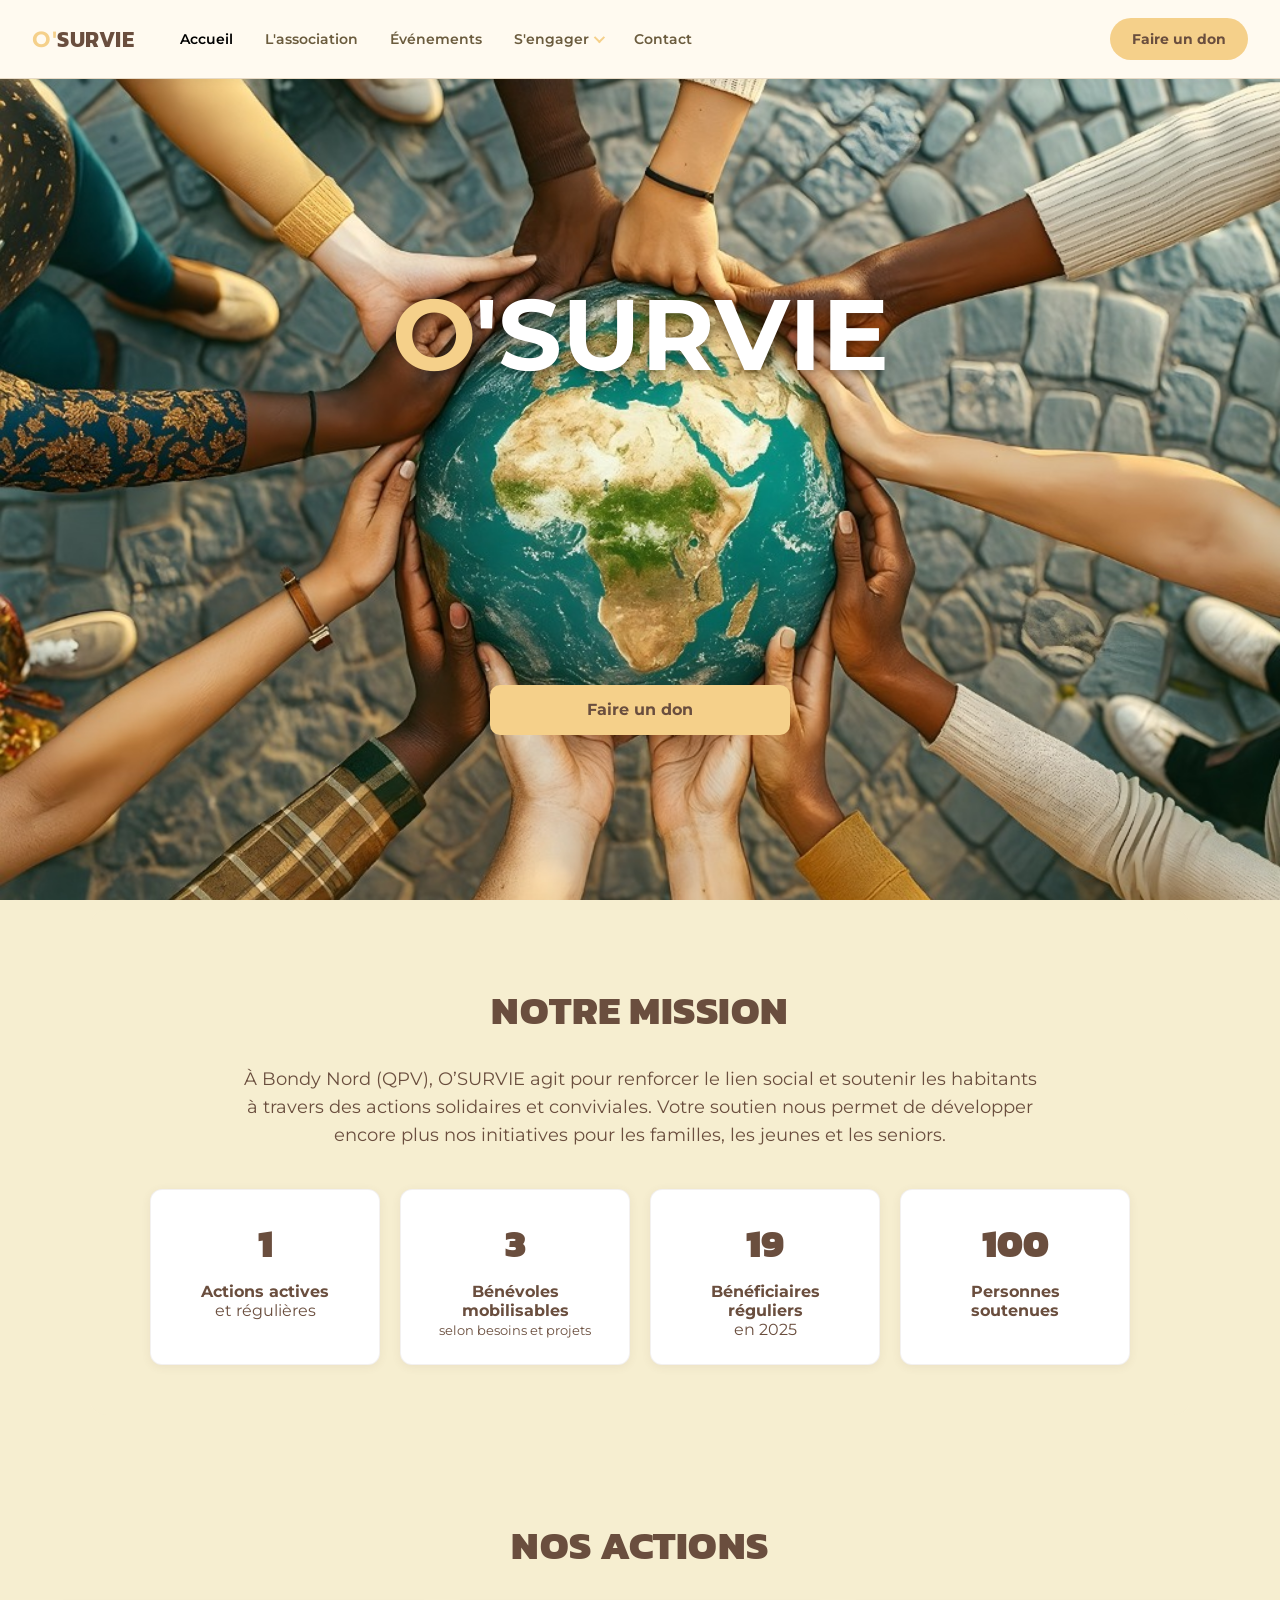
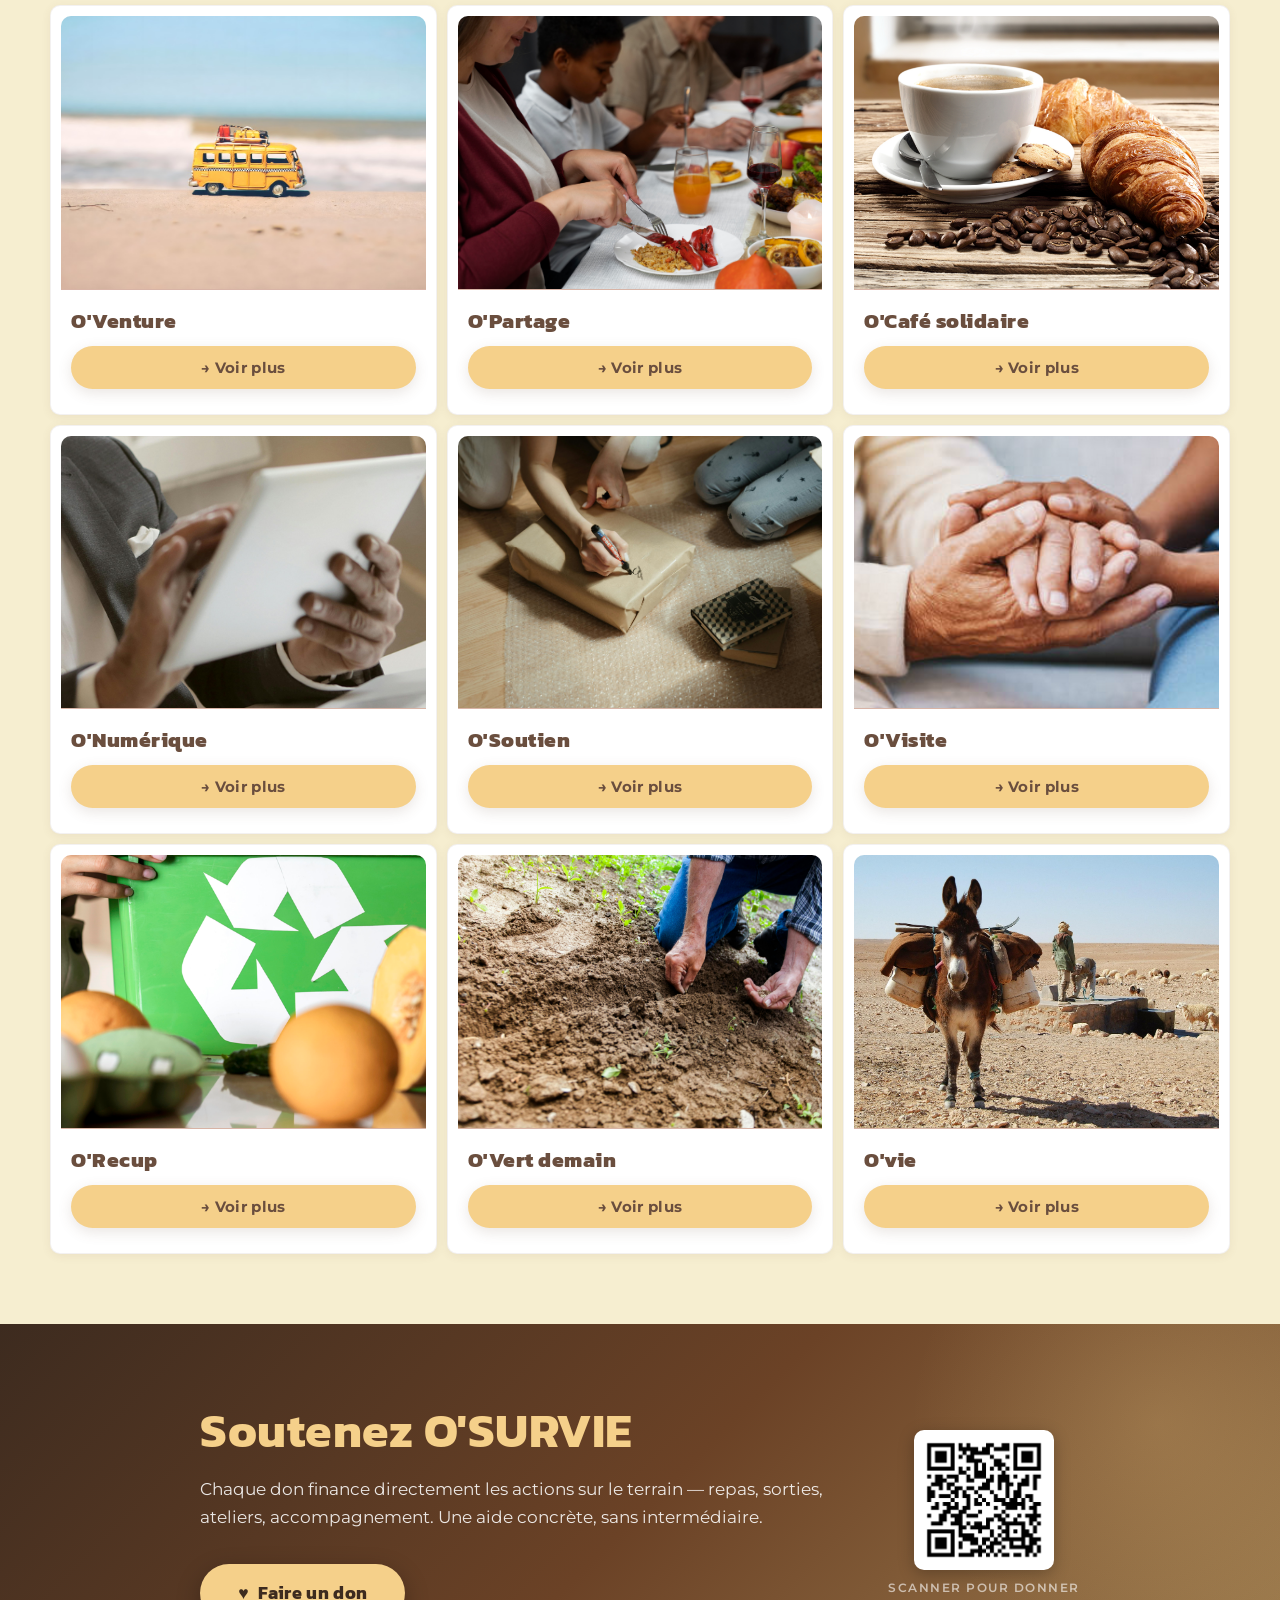
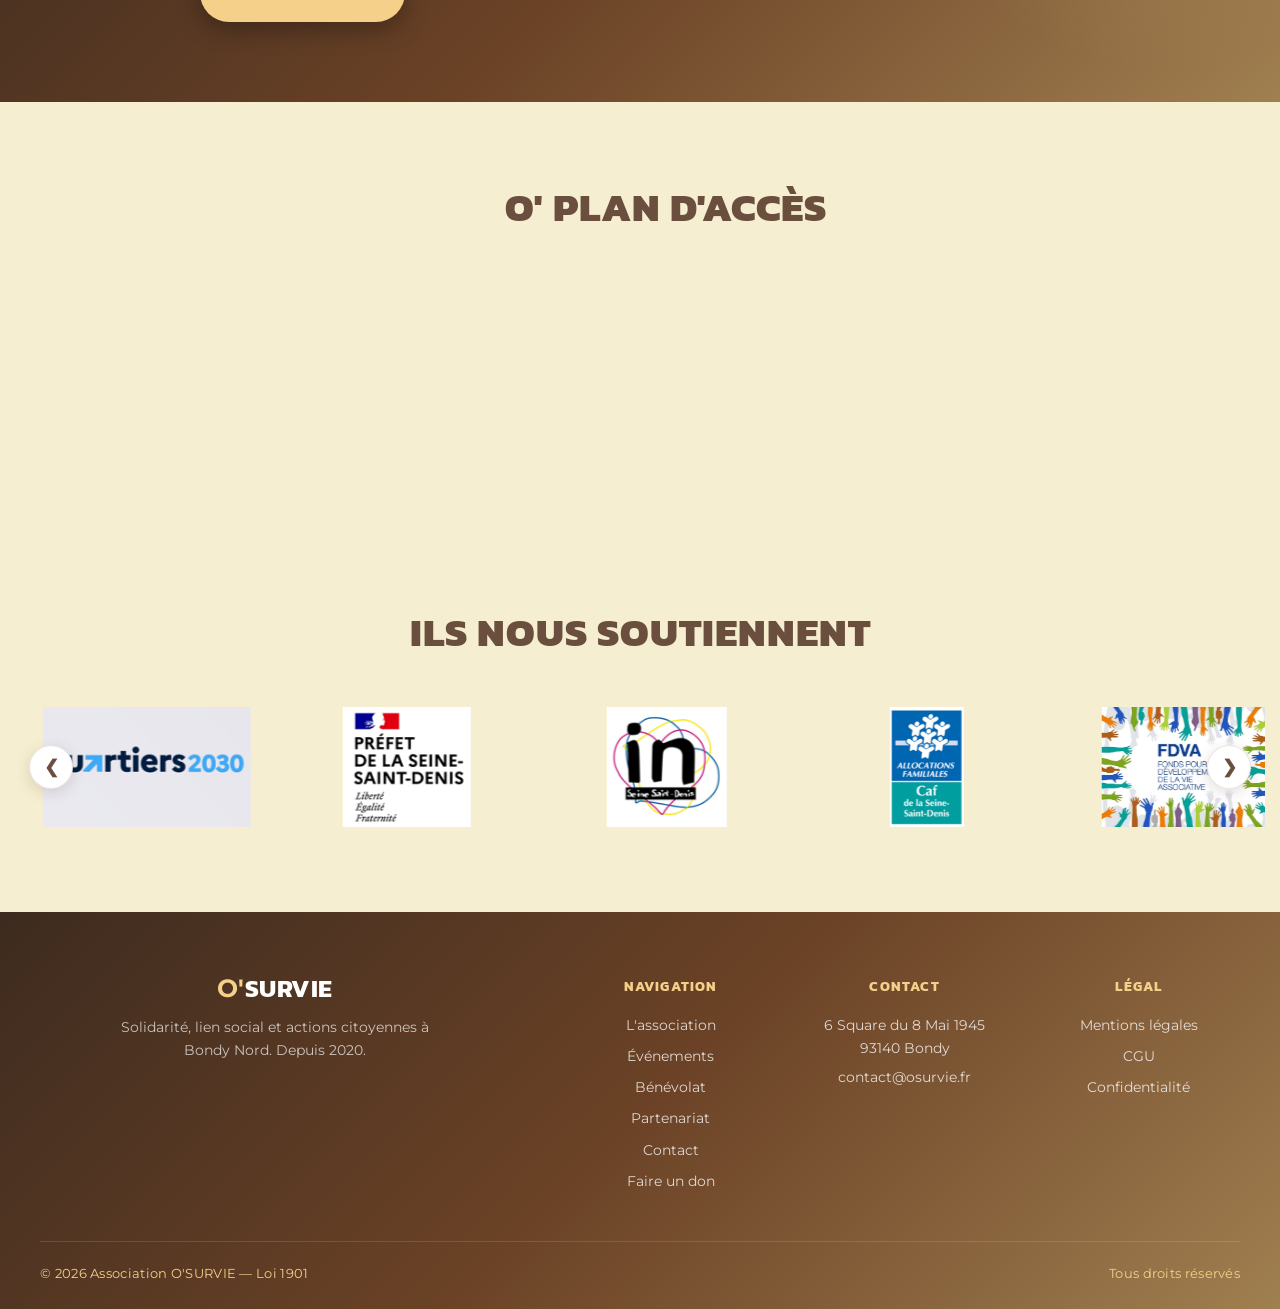
<file: index.html>
﻿<!DOCTYPE html>
<html lang="fr">


<!-- Mirrored from osurvie.fr/ by HTTrack Website Copier/3.x [XR&CO'2014], Fri, 08 May 2026 18:12:48 GMT -->
<head>
    <meta charset="UTF-8" />
    <meta name="viewport" content="width=device-width, initial-scale=1" />
     <!-- ✅ Titre SEO -->
    <title>O'SURVIE -La santé des quartiers commence par le lien </title>

      <!-- ✅ Meta description pour Google -->
  <meta name="description" content="O'SURVIE est une association solidaire basée à Bondy (Seine-Saint-Denis), engagée dans l'entraide, les maraudes, l'écologie, et l'inclusion sociale. Nous intervenons aussi à Aulnay-sous-Bois." />

  <!-- ✅ Mots-clés (moins prioritaire mais utile) -->
  <meta name="keywords" content="association solidaire Bondy, Aulnay, ESS, entraide 93, maraude Bondy, distribution de paniers alimentaires, actions sociales Seine-Saint-Denis, accès aux droits,  bénévolat Aulnay, anti-gaspillage, récupération alimentaire, jardin partagé, séniors, anciens travailleurs immigrés, familliles monoparentales, jeunessse, réfugiés, sorties, bien âtre, lutte contre le diabete, nutritionniste, bio, repas de quartier, dons, crowdfunding, puits, sorties à la mer, séjour parents enfants, lecture, ateliers culinaires, jardin potager, Bondy nord, Quartier prioritaire ville, générosité, visite malade, personnes âgées, O'SURVIE" />

  <!-- ✅ Robots (pour autoriser l’indexation) -->
  <meta name="robots" content="index, follow" />
  <meta name="author" content="Association O'SURVIE" />

  <!-- ✅ Réseaux sociaux (Open Graph) -->
  <meta property="og:title" content="O'SURVIE - Association solidaire à Bondy et Aulnay (93)" />
  <meta property="og:description" content="Découvrez les actions solidaires de l'association O'SURVIE à Bondy et Aulnay : maraudes, ateliers culinaires (lutte contre diabète), accès aux droits, sorties, soutien social, anti-gaspillage, application mobile et plus encore." />
  <meta property="og:url" content="index.html" />
  <meta property="og:type" content="website" />
  <meta property="og:image" content="images/GLOBE2.html" />

  <!-- ✅ Icône de l’onglet -->
<link rel="icon" href="flavicon.html" />


    <link rel="stylesheet" href="assets/css/style.css" />
    <link rel="preconnect" href="https://fonts.googleapis.com/" />
    <link rel="preconnect" href="https://fonts.gstatic.com/" crossorigin />
    <link
        href="https://fonts.googleapis.com/css2?family=Kanit:ital,wght@0,100;0,200;0,300;0,400;0,500;0,600;0,700;0,800;0,900;1,100;1,200;1,300;1,400;1,500;1,600;1,700;1,800;1,900&amp;family=Montserrat:ital,wght@0,100..900;1,100..900&amp;display=swap"
        rel="stylesheet" />
<link rel="stylesheet" href="assets/css/home.css" />
</head>

<script>
document.addEventListener("DOMContentLoaded", () => {

  const counters = document.querySelectorAll(".counter");

  const observer = new IntersectionObserver((entries) => {
    entries.forEach(entry => {

      if (entry.isIntersecting && !entry.target.classList.contains("started")) {

        entry.target.classList.add("started");

        const counter = entry.target;
        const target = +counter.dataset.target;
        let count = 0;
        const duration = 2000; // durée totale en ms
        const increment = target / (duration / 16);

        const update = () => {
          count += increment;

          if (count < target) {
            counter.textContent = Math.floor(count);
            requestAnimationFrame(update);
          } else {
            counter.textContent = target;
          }
        };

        requestAnimationFrame(update);
      }

    });
  }, {
    threshold: 0.8 // démarre quand 80% visible
  });

  counters.forEach(counter => {
    observer.observe(counter);
  });

});
</script>


<body>

<div id="site-nav-mount"></div>

    <section id="slide">
        <h1><span style="color: var(--c-accent);">O</span>'SURVIE</h1>
        <a href="pages/dons.html">Faire un don</a>
    </section>

    <main>

<!-- 🌿 MISSION CHIFFRES ACTIONS -->
<section class="impact-section">
  <div class="mission-container">
    <h2>NOTRE MISSION</h2>
    <p class="intro">
    À Bondy Nord (QPV), O’SURVIE agit pour renforcer le lien social et soutenir les habitants à travers des actions solidaires
     et conviviales. Votre soutien nous permet de développer encore plus nos initiatives pour les familles, les jeunes et les seniors.

    </p>

    <!-- 🔹 Chiffres clés -->
    <div class="impact-grid">
            <div class="impact-card">
        <h3><span class="counter" data-target="9">0</span></h3>
        <p><strong>Actions actives</strong><p></p>et régulières</p>
      </div>
       <div class="impact-card">
        <h3><span class="counter" data-target="30">0</span></h3>
        <p><strong>Bénévoles mobilisables</strong><br><small>selon besoins et projets</small></p>
      </div>
      <div class="impact-card">
        <h3><span class="counter" data-target="150">0</span></h3>
        <p><strong>Bénéficiaires réguliers</strong> <p></p>en 2025</p>
      </div>
      <div class="impact-card">
        <h3><span class="counter" data-target="783">0</span></h3>
        <p><strong>Personnes soutenues</strong></p>
      </div>
    </div>
  </div>
</section>

<!-- Titre de la section actions -->
<section class="actions-heading">
  <h2>NOS ACTIONS</h2>
</section>

<section class="activities-grid">
  <article class="activity-card">
    <a href="pages/sortie.html">
      <img src="assets/images/sortiemer.jpg" alt="sortie hors les murs" />
      <h2>O'Venture</h2>
      <span class="voir-plus">→ Voir plus</span>
    </a>
  </article>

  <article class="activity-card">
    <a href="pages/actions/opartage.html">
      <img src="assets/images/opartage.jpg" alt="atelier nutrition" />
      <h2>O'Partage</h2>
      <span class="voir-plus">→ Voir plus</span>
    </a>
  </article>

  <article class="activity-card">
    <a href="pages/actions/cafesolidaire.html">
      <img src="assets/images/cafe.png" alt="cafés solidaires" />
      <h2>O'Café solidaire</h2>
      <span class="voir-plus">→ Voir plus</span>
    </a>
  </article>

  <article class="activity-card">
    <a href="pages/actions/onumerique.html">
      <img src="assets/logos/NUMERI.png" alt="accompagnement numérique" />
      <h2>O'Numérique</h2>
      <span class="voir-plus">→ Voir plus</span>
    </a>
  </article>

  <article class="activity-card">
    <a href="pages/actions/maraude.html">
      <img src="assets/images/cadeau.jpg" alt="maraude" />
      <h2>O'Soutien</h2>
      <span class="voir-plus">→ Voir plus</span>
    </a>
  </article>

  <article class="activity-card">
    <a href="pages/actions/ovisite.html">
      <img src="assets/images/ovisite.png" alt="visite" />
      <h2>O'Visite</h2>
      <span class="voir-plus">→ Voir plus</span>
    </a>
  </article>

  <article class="activity-card">
    <a href="pages/actions/orecup.html">
      <img src="assets/images/orecup.png" alt="anti-gaspillage alimentaire" />
      <h2>O'Recup</h2>
      <span class="voir-plus">→ Voir plus</span>
    </a>
  </article>

  <article class="activity-card">
    <a href="pages/actions/jardin-partage.html">
      <img src="assets/images/overtdemain.jpg" alt="jardin partage" />
      <h2>O'Vert demain</h2>
      <span class="voir-plus">→ Voir plus</span>
    </a>
  </article>

  <article class="activity-card">
    <a href="pages/actions/ovie.html">
      <img src="assets/images/ovie.jpg" alt="Construction de puits et actions solidaires" />
      <h2>O'vie</h2>
      <span class="voir-plus">→ Voir plus</span>
    </a>
  </article>
</section>
   </p>


</section>

<script>
  function animateCount(el, target, isPercent = false) {
    let count = 0;
    const duration = 2000;
    const steps = 80;
    const increment = target / steps;
    const interval = duration / steps;

    const update = () => {
      count += increment;
      if (count >= target) {
        el.textContent = isPercent ? target + '%' : target.toLocaleString('fr-FR');
      } else {
        el.textContent = isPercent
          ? Math.floor(count) + '%'
          : Math.floor(count).toLocaleString('fr-FR');
        setTimeout(update, interval);
      }
    };
    update();
  }

  document.addEventListener('DOMContentLoaded', () => {
    document.querySelectorAll('.counter').forEach(counter => {
      const target = parseInt(counter.dataset.target, 10);
      const isPercent = counter.textContent.includes('%');
      animateCount(counter, target, isPercent);
    });
  });
</script>


    </main>

<script>


document.addEventListener("DOMContentLoaded", () => {
  const track = document.querySelector('.carousel-track');
  const nextBtn = document.querySelector('.carousel-btn.next');
  const prevBtn = document.querySelector('.carousel-btn.prev');
  if (!track) return;

  track.innerHTML += track.innerHTML;
  let x = 0;
  let speed = 0.7;

  function animate() {
    x -= speed;
    if (Math.abs(x) >= track.scrollWidth / 2) x = 0;
    track.style.transform = `translateX(${x}px)`;
    requestAnimationFrame(animate);
  }

  animate();

  nextBtn.addEventListener("click", () => x -= 200);
  prevBtn.addEventListener("click", () => x += 200);
});
</script>



    <section class="don-cta-band">
      <div class="don-cta-inner">
        <div class="don-cta-content">
          <h2>Soutenez O'SURVIE</h2>
          <p>Chaque don finance directement les actions sur le terrain — repas, sorties, ateliers, accompagnement. Une aide concrète, sans intermédiaire.</p>
          <a href="pages/dons.html" class="don-cta-btn">&#9829;&nbsp; Faire un don</a>
        </div>
        <div class="don-cta-qr">
          <img src="assets/images/qrcode.png" alt="QR Code pour don O'SURVIE" />
          <span>Scanner pour donner</span>
        </div>
      </div>
    </section>

    <section id="souris">
            <div class="plan-acces">
                <h2>O' Plan d'accès</h2>
                <iframe
                    src="https://www.google.com/maps/embed?pb=!1m18!1m12!1m3!1d2622.737483646986!2d2.4788530766793744!3d48.90133997133798!2m3!1f0!2f0!3f0!3m2!1i1024!2i768!4f13.1!3m3!1m2!1s0x47e61322f63f39c5%3A0x83f7f7de02a0af7f!2s6%20Sq.%20du%208%20Mai%201945%2C%2093140%20Bondy!5e0!3m2!1sfr!2sfr!4v1734012509539!5m2!1sfr!2sfr"
                    width="100%" height="250" style="border:0;" allowfullscreen="" loading="lazy"
                    referrerpolicy="no-referrer-when-downgrade"></iframe>
            </div>

            <div class="partenaires-carousel">
                <h2>Ils nous soutiennent</h2>
                <div class="carousel-container">
                    <button class="carousel-btn prev">&#10094;</button>
                    <div class="carousel-track">
                        <div class="carousel-item"><img src="assets/logos/quartier2030.png" alt="Logo Partenaire 1" /></div>
                        <div class="carousel-item"><img src="assets/logos/pref.png" alt="Logo Partenaire 2" /></div>
                        <div class="carousel-item"><img src="assets/logos/in-agir.png" alt="Logo Partenaire 3" /></div>
                        <div class="carousel-item"><img src="assets/logos/CAF.png" alt="Logo Partenaire 4" /></div>   
                       <div class="carousel-item"><img src="assets/logos/FDVA2.png" alt="Logo Partenaire 5" /></div>                      
                        <div class="carousel-item"><img src="assets/logos/BONDY.png" alt="Logo Partenaire 6" /></div>
                        <div class="carousel-item"><img src="assets/logos/estensemble.png" alt="Logo Partenaire 7" /></div>
             <div class="carousel-item"><img src="assets/logos/maison-france-service.png" alt="Logo Partenaire 8" /></div>
             <div class="carousel-item"><img src="assets/logos/BALAVOINE.png" alt="Logo Partenaire 9" /></div>          
          <div class="carousel-item"><img src="assets/logos/ferme-caillard.png" alt="Logo Partenaire 10" /></div> 
                 <div class="carousel-item"><img src="assets/logos/IENGAGE.png" alt="Logo Partenaire 11" /></div>       
                  <div class="carousel-item"><img src="assets/logos/WPDI.png" alt="Logo Partenaire 12" /></div> 
               <div class="carousel-item"><img src="assets/logos/EQUIDIET.png" alt="Logo Partenaire 13" /></div> 
 <div class="carousel-item"><img src="assets/logos/G20.png" alt="Logo Partenaire 14" /></div>  
           <div class="carousel-item"><img src="assets/logos/CREDIT-MUTUEL.png" alt="Logo Partenaire 15" /></div>         
                 <div class="carousel-item"><img src="assets/logos/MAIF.png" alt="Logo Partenaire 16" /></div> 
   
                    </div>
                    <button class="carousel-btn next">&#10095;</button>
                </div>
            </div>
        </section>

</footer>

<script>
  // Animation compteur chiffres
  const counters = document.querySelectorAll(".counter");

  const animateCounters = () => {
    counters.forEach(counter => {
      const updateCount = () => {
        const target = +counter.getAttribute("data-target");
        const count = +counter.innerText;
        const increment = target / 200;

        if (count < target) {
          counter.innerText = Math.ceil(count + increment);
          setTimeout(updateCount, 10);
        } else {
          counter.innerText = target.toLocaleString("fr-FR");
        }
      };

      updateCount();
    });
  };

  // Lancer l'animation quand la section entre dans le champ de vision
  const observer = new IntersectionObserver(entries => {
    entries.forEach(entry => {
      if (entry.isIntersecting) {
        animateCounters();
        observer.disconnect(); // lancer une seule fois
      }
    });
  });

  const statsSection = document.querySelector(".stats-section");
  if (statsSection) observer.observe(statsSection);
</script>



<div id="site-footer-mount"></div>
<script src="assets/js/components.js"></script>
</body>


<!-- Mirrored from osurvie.fr/ by HTTrack Website Copier/3.x [XR&CO'2014], Fri, 08 May 2026 18:12:59 GMT -->
</html>
</file>
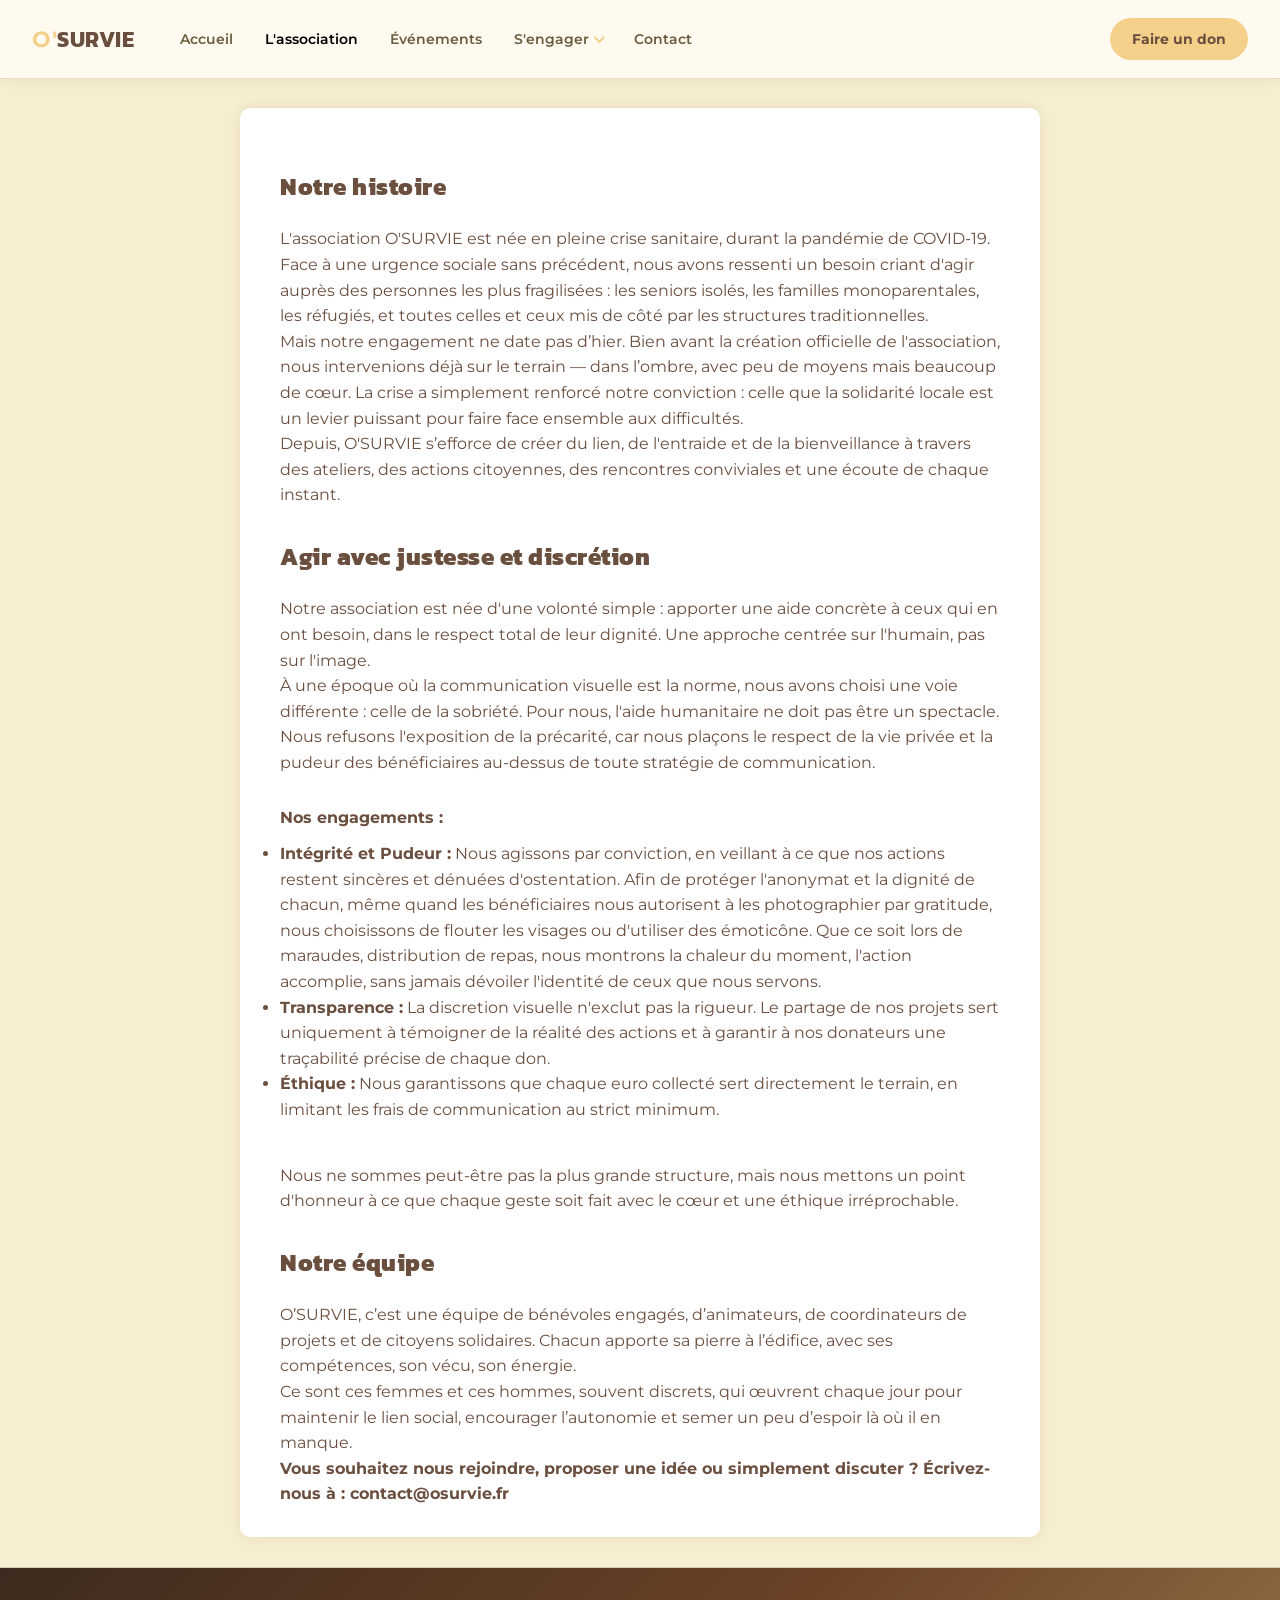
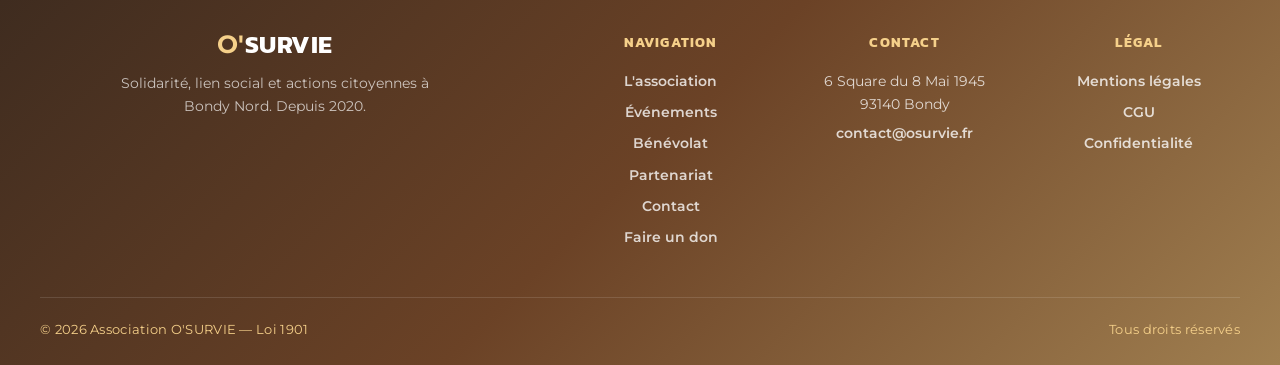
<file: pages/a-propos.html>
﻿<!DOCTYPE html>
<html lang="fr">

<!-- Mirrored from osurvie.fr/a propos.html by HTTrack Website Copier/3.x [XR&CO'2014], Fri, 08 May 2026 18:13:00 GMT -->
<head>
  <meta charset="UTF-8" />
  <meta name="viewport" content="width=device-width, initial-scale=1" />
  <title>L'association - O'SURVIE</title>
  <!-- Meta description -->
<meta name="description" content="Découvrez l’histoire et l’équipe de l’association O'SURVIE, engagée pour la solidarité locale et le soutien aux personnes fragilisées." />

<!-- Open Graph -->
<meta property="og:title" content="L'association - O'SURVIE" />
<meta property="og:description" content="Découvrez l’histoire et l’équipe de l’association O'SURVIE, engagée pour la solidarité locale et le soutien aux personnes fragilisées." />
<meta property="og:type" content="website" />
<meta property="og:url" content="apropos.html" />

<!-- Twitter Card -->
<meta name="twitter:card" content="summary_large_image" />
<meta name="twitter:title" content="L'association - O'SURVIE" />
<meta name="twitter:description" content="Découvrez l’histoire et l’équipe de l’association O'SURVIE, engagée pour la solidarité locale et le soutien aux personnes fragilisées." />

  <link rel="preconnect" href="https://fonts.googleapis.com/" />
  <link rel="preconnect" href="https://fonts.gstatic.com/" crossorigin />
  <link href="https://fonts.googleapis.com/css2?family=Kanit:ital,wght@0,700;1,700&amp;family=Montserrat:wght@400;600&amp;display=swap" rel="stylesheet" />
  <link rel="stylesheet" href="../assets/css/style.css" />
<link rel="stylesheet" href="../assets/css/a-propos.css" />
</head>
<body>

  <div id="site-nav-mount"></div>


  <main>
    <h2>Notre histoire</h2>

    <p>
      L'association O'SURVIE est née en pleine crise sanitaire, durant la pandémie de COVID-19.  
      Face à une urgence sociale sans précédent, nous avons ressenti un besoin criant d'agir auprès des personnes les plus fragilisées : 
      les seniors isolés, les familles monoparentales, les réfugiés, et toutes celles et ceux mis de côté par les structures traditionnelles.
    </p>

    <p>
      Mais notre engagement ne date pas d’hier. Bien avant la création officielle de l'association, nous intervenions déjà sur le terrain —  
      dans l’ombre, avec peu de moyens mais beaucoup de cœur.  
      La crise a simplement renforcé notre conviction : celle que la solidarité locale est un levier puissant pour faire face ensemble aux difficultés.
    </p>

    <p>
      Depuis, O'SURVIE s’efforce de créer du lien, de l'entraide et de la bienveillance à travers des ateliers, des actions citoyennes, des rencontres conviviales et une écoute de chaque instant.
    </p>

<h2>Agir avec justesse et discrétion</h2>

<p>
  Notre association est née d'une volonté simple : apporter une aide concrète à ceux qui en ont besoin,
  dans le respect total de leur dignité. Une approche centrée sur l'humain, pas sur l'image.
</p>

<p>
  À une époque où la communication visuelle est la norme, nous avons choisi une voie différente :
  celle de la sobriété. Pour nous, l'aide humanitaire ne doit pas être un spectacle.
  Nous refusons l'exposition de la précarité, car nous plaçons le respect de la vie privée 
  et la pudeur des bénéficiaires au-dessus de toute stratégie de communication.
</p>

<p class="engagements-label"><strong>Nos engagements :</strong></p>

<ul>
  <li><strong>Intégrité et Pudeur :</strong> Nous agissons par conviction, en veillant à ce que nos actions restent sincères et dénuées d'ostentation. Afin de protéger l'anonymat et la dignité de chacun, 
  même quand les bénéficiaires nous autorisent à les photographier par gratitude, nous choisissons de flouter les visages ou d'utiliser des émoticône. Que ce soit lors de maraudes, distribution de repas, nous montrons
  la chaleur du moment, l'action accomplie, sans jamais dévoiler l'identité de ceux que nous servons. </li>
  <li><strong>Transparence :</strong> La discretion visuelle n'exclut pas la rigueur. Le partage de nos projets sert uniquement à témoigner de la réalité
    des actions et à garantir à nos donateurs une traçabilité précise de chaque don.</li>
  <li><strong>Éthique :</strong> Nous garantissons que chaque euro collecté sert directement le terrain, en limitant les frais de communication au strict minimum.</li>
</ul>

<p>
  Nous ne sommes peut-être pas la plus grande structure, mais nous mettons un point d'honneur
  à ce que chaque geste soit fait avec le cœur et une éthique irréprochable.
</p>


    <h2>Notre équipe</h2>

    <p>
      O’SURVIE, c’est une équipe de bénévoles engagés, d’animateurs, de coordinateurs de projets et de citoyens solidaires.  
      Chacun apporte sa pierre à l’édifice, avec ses compétences, son vécu, son énergie.
    </p>

    <p>
      Ce sont ces femmes et ces hommes, souvent discrets, qui œuvrent chaque jour pour maintenir le lien social, encourager l’autonomie et semer un peu d’espoir là où il en manque.
    </p>

    <p><strong> Vous souhaitez nous rejoindre, proposer une idée ou simplement discuter ?  
    Écrivez-nous à : <a href="mailto:contact@osurvie.fr">contact@osurvie.fr</a></strong></p>
  </main>

  <div id="site-footer-mount"></div>
<script src="../assets/js/components.js"></script>
</body>

<!-- Mirrored from osurvie.fr/a propos.html by HTTrack Website Copier/3.x [XR&CO'2014], Fri, 08 May 2026 18:13:00 GMT -->
</html>
</file>
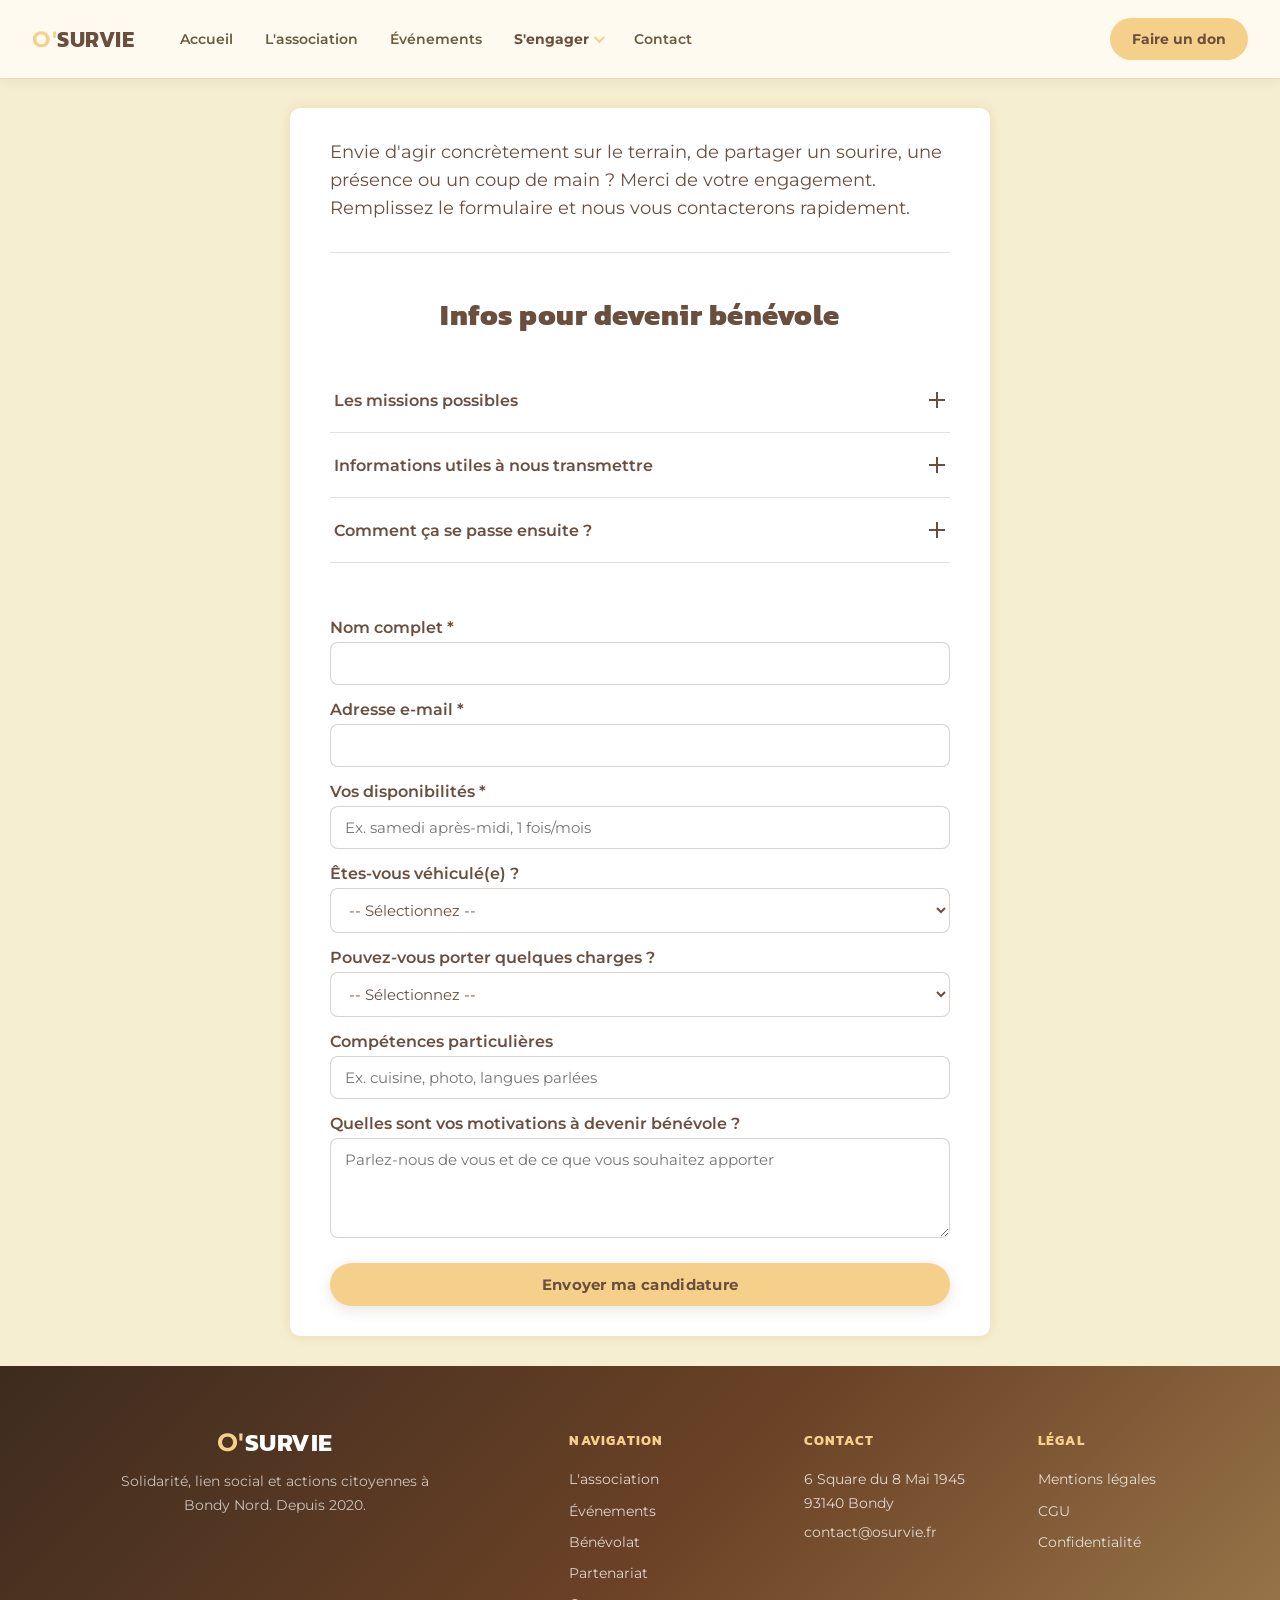
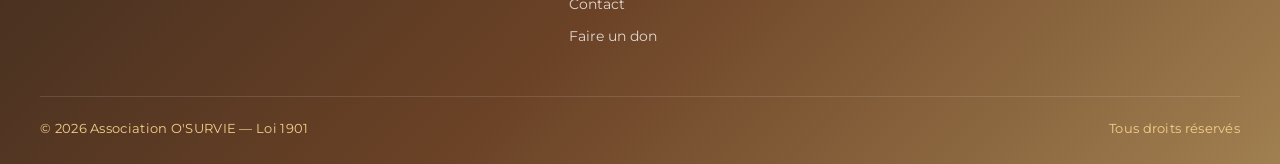
<file: pages/benevolat.html>
﻿<!DOCTYPE html>
<html lang="fr">

<!-- Mirrored from osurvie.fr/benevolat.html by HTTrack Website Copier/3.x [XR&CO'2014], Fri, 08 May 2026 18:13:01 GMT -->
<head>
  <meta charset="UTF-8" />
  <meta name="viewport" content="width=device-width, initial-scale=1" />
  <title>Devenir bénévole - O'SURVIE</title>
  <meta name="description" content="Rejoignez O'SURVIE pour agir concrètement sur le terrain. Remplissez le formulaire et devenez bénévole dès aujourd’hui !" />

  <!-- Fonts -->
  <link rel="preconnect" href="https://fonts.googleapis.com/" />
  <link rel="preconnect" href="https://fonts.gstatic.com/" crossorigin />
  <link href="https://fonts.googleapis.com/css2?family=Kanit:ital,wght@0,700&amp;family=Montserrat:wght@400;600&amp;display=swap" rel="stylesheet" />

  <link rel="stylesheet" href="../assets/css/style.css" />
<link rel="stylesheet" href="../assets/css/benevolat.css" />
</head>
<body>

<div id="site-nav-mount"></div>


<main>
  <p class="intro">Envie d'agir concrètement sur le terrain, de partager un sourire, une présence ou un coup de main ? Merci de votre engagement. Remplissez le formulaire et nous vous contacterons rapidement.</p>

  <!-- Accordéon missions -->
  <div class="accordion">
    <h2 class="section-title">Infos pour devenir bénévole</h2>

    <div class="accordion-item">
      <button class="accordion-button" aria-expanded="false">Les missions possibles<span class="plus-vertical" aria-hidden="true"></span></button>
      <div class="accordion-content">
        <ul>
          <li>Collecte & récupération des denrées</li>
          <li>Cuisine & préparation des repas</li>
          <li>Distribution alimentaire</li>
          <li>Maraudes, visites</li>
          <li>Logistique & rangement</li>
          <li>Jardinage (selon période)</li>
          <li>Communication & photos</li>
          <li>Compétences en informatique (logiciels, outils, sites, appli…)</li>
          <li>Événements & partenariats</li>
          <li>Aide administrative (occasionnelle)</li>
          <li>Accompagnement social léger (occasionnel)</li>
        </ul>
      </div>
    </div>

    <div class="accordion-item">
      <button class="accordion-button" aria-expanded="false">Informations utiles à nous transmettre<span class="plus-vertical" aria-hidden="true"></span></button>
      <div class="accordion-content">
        <ul>
          <li>Vos disponibilités : journée / soirée / week-end</li>
          <li>Disponible régulièrement ou occasionnellement</li>
          <li>Véhiculé(e) ou non</li>
          <li>Capacité à porter quelques charges</li>
          <li>Compétences particulières : cuisine, jardinage, communication…</li>
          <li>Langues parlées (utile en maraude, visite, accompagnement...)</li>
        </ul>
      </div>
    </div>

    <div class="accordion-item">
      <button class="accordion-button" aria-expanded="false">Comment ça se passe ensuite ?<span class="plus-vertical" aria-hidden="true"></span></button>
      <div class="accordion-content">
        <p>Après réception de votre message, nous vous contactons pour :</p>
        <ul>
          <li>échanger sur vos envies, vos disponibilités ;</li>
          <li>vous présenter les actions d’O’SURVIE ;</li>
          <li>vous intégrer sur une action...</li>
        </ul>
        <p>Tout simplement 😊</p>
      </div>
    </div>
  </div>

  <!-- Formulaire complet -->
  <form action="https://formspree.io/f/xqallylp" method="POST">
    <label for="name">Nom complet *</label>
    <input type="text" id="name" name="Nom" required />

    <label for="email">Adresse e-mail *</label>
    <input type="email" id="email" name="Email" required />

    <label for="dispo">Vos disponibilités *</label>
    <input type="text" id="dispo" name="Disponibilités" placeholder="Ex. samedi après-midi, 1 fois/mois" required />

    <label for="vehicule">Êtes-vous véhiculé(e) ?</label>
    <select id="vehicule" name="Véhicule">
      <option value="">-- Sélectionnez --</option>
      <option value="Oui">Oui</option>
      <option value="Non">Non</option>
    </select>

    <label for="charges">Pouvez-vous porter quelques charges ?</label>
    <select id="charges" name="Charges">
      <option value="">-- Sélectionnez --</option>
      <option value="Oui">Oui</option>
      <option value="Non">Non</option>
    </select>

    <label for="competences">Compétences particulières</label>
    <input type="text" id="competences" name="Compétences" placeholder="Ex. cuisine, photo, langues parlées" />

    <label for="motivation">Quelles sont vos motivations à devenir bénévole ?</label>
    <textarea id="motivation" name="Motivation" placeholder="Parlez-nous de vous et de ce que vous souhaitez apporter"></textarea>

    <button type="submit">Envoyer ma candidature</button>
  </form>
</main>

<script>
  // Accordéon : une seule section ouverte à la fois (style e-commerce)
  document.querySelectorAll('.accordion-button').forEach(btn => {
    btn.addEventListener('click', () => {
      const item = btn.closest('.accordion-item');
      const wasOpen = item.classList.contains('is-open');

      // Ferme toutes les sections
      document.querySelectorAll('.accordion-item').forEach(i => {
        i.classList.remove('is-open');
        const b = i.querySelector('.accordion-button');
        if (b) b.setAttribute('aria-expanded', 'false');
      });

      // Ré-ouvre celle cliquée si elle était fermée
      if (!wasOpen) {
        item.classList.add('is-open');
        btn.setAttribute('aria-expanded', 'true');
      }
    });
  });
</script>


<div id="site-footer-mount"></div>
<script src="../assets/js/components.js"></script>
</body>

<!-- Mirrored from osurvie.fr/benevolat.html by HTTrack Website Copier/3.x [XR&CO'2014], Fri, 08 May 2026 18:13:01 GMT -->
</html>
</file>
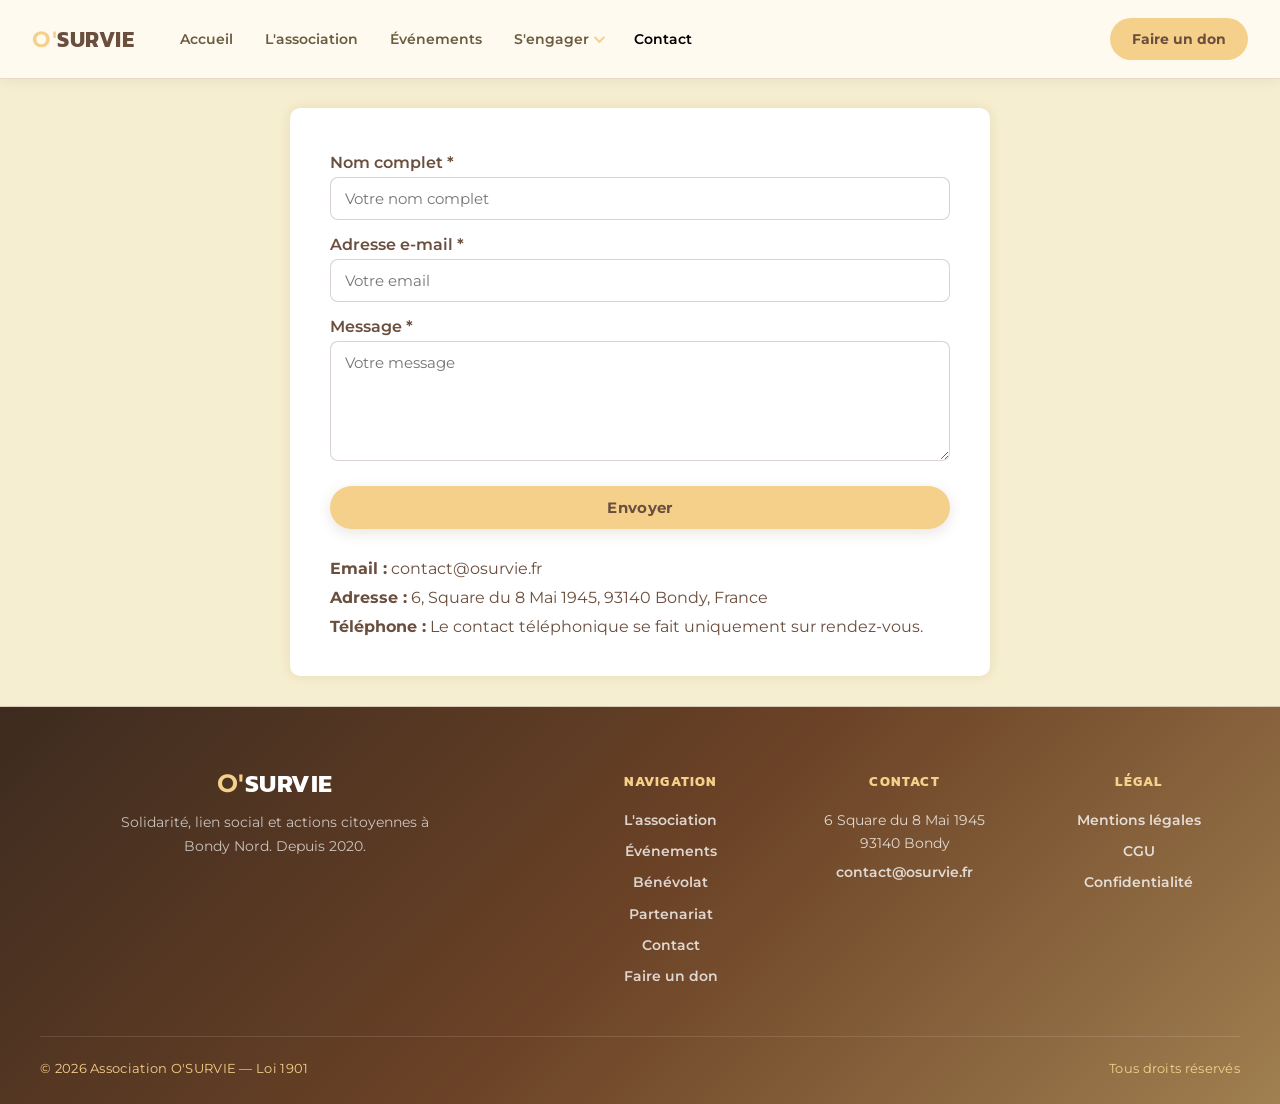
<file: pages/contact.html>
﻿<!DOCTYPE html>
<html lang="fr">

<!-- Mirrored from osurvie.fr/contact.html by HTTrack Website Copier/3.x [XR&CO'2014], Fri, 08 May 2026 18:13:00 GMT -->
<head>
  <meta charset="UTF-8" />
  <meta name="viewport" content="width=device-width, initial-scale=1" />
  <title>Contact - O'SURVIE</title>
<meta name="description" content="Contactez O’SURVIE pour toute question, collaboration ou demande d'information. Ensemble, agissons pour une solidarité concrète." />

<!-- Open Graph -->
<meta property="og:title" content="Contact - O’SURVIE" />
<meta property="og:description" content="Besoin d’information ? Un partenariat à proposer ? Contactez l’équipe d’O’SURVIE dès maintenant." />
<meta property="og:type" content="website" />
<meta property="og:url" content="contact.html" />
<meta property="og:image:width" content="1200" />
<meta property="og:image:height" content="630" />

<!-- Twitter Card -->
<meta name="twitter:card" content="summary_large_image" />
<meta name="twitter:title" content="Contact - O’SURVIE" />
<meta name="twitter:description" content="Un message, une question, une envie d’agir ? Entrez en contact avec O’SURVIE." />


  <link rel="preconnect" href="https://fonts.googleapis.com/" />
  <link rel="preconnect" href="https://fonts.gstatic.com/" crossorigin />
  <link href="https://fonts.googleapis.com/css2?family=Kanit:ital,wght@0,700;1,700&amp;family=Montserrat:wght@400;600&amp;display=swap" rel="stylesheet" />
  <link rel="stylesheet" href="../assets/css/style.css" />
<link rel="stylesheet" href="../assets/css/contact.css" />
</head>
<body>

  <div id="site-nav-mount"></div>


  <main>
    <form id="contactForm" action="https://formspree.io/f/xqallylp" method="POST">
      <label for="name">Nom complet *</label>
      <input type="text" id="name" name="Nom" required placeholder="Votre nom complet" />

      <label for="email">Adresse e-mail *</label>
      <input type="email" id="email" name="Email" required placeholder="Votre email" />

      <label for="message">Message *</label>
      <textarea id="message" name="Message" required placeholder="Votre message"></textarea>

      <button type="submit">Envoyer</button>
    </form>

    <div id="confirmationMessage">Merci pour votre message !</div>

    <div class="contact-info">
      <p><strong>Email :</strong> <a href="mailto:contact@osurvie.fr">contact@osurvie.fr</a></p>
      <p><strong>Adresse :</strong> 6, Square du 8 Mai 1945, 93140 Bondy, France</p>
            <p><strong>Téléphone :</strong> Le contact téléphonique se fait uniquement sur rendez-vous.</p>
    </div>
  </main>

  <script>
    const form = document.getElementById('contactForm');
    const confirmation = document.getElementById('confirmationMessage');

    form.addEventListener('submit', function(event) {
      event.preventDefault(); // Bloquer le comportement par défaut

      const formData = new FormData(form);

      fetch(form.action, {
        method: form.method,
        body: formData,
        headers: {
          'Accept': 'application/json'
        }
      }).then(response => {
        if (response.ok) {
          form.style.display = 'none';  // Cacher le formulaire
          confirmation.style.display = 'block'; // Afficher le message de confirmation
        } else {
          response.json().then(data => {
            if (data.errors) {
              alert(data.errors.map(error => error.message).join(", "));
            } else {
              alert("Une erreur est survenue lors de l'envoi.");
            }
          });
        }
      }).catch(error => {
        alert("Erreur réseau, veuillez réessayer plus tard.");
      });
    });
  </script>


<div id="site-footer-mount"></div>
<script src="../assets/js/components.js"></script>
</body>

<!-- Mirrored from osurvie.fr/contact.html by HTTrack Website Copier/3.x [XR&CO'2014], Fri, 08 May 2026 18:13:01 GMT -->
</html>
</file>
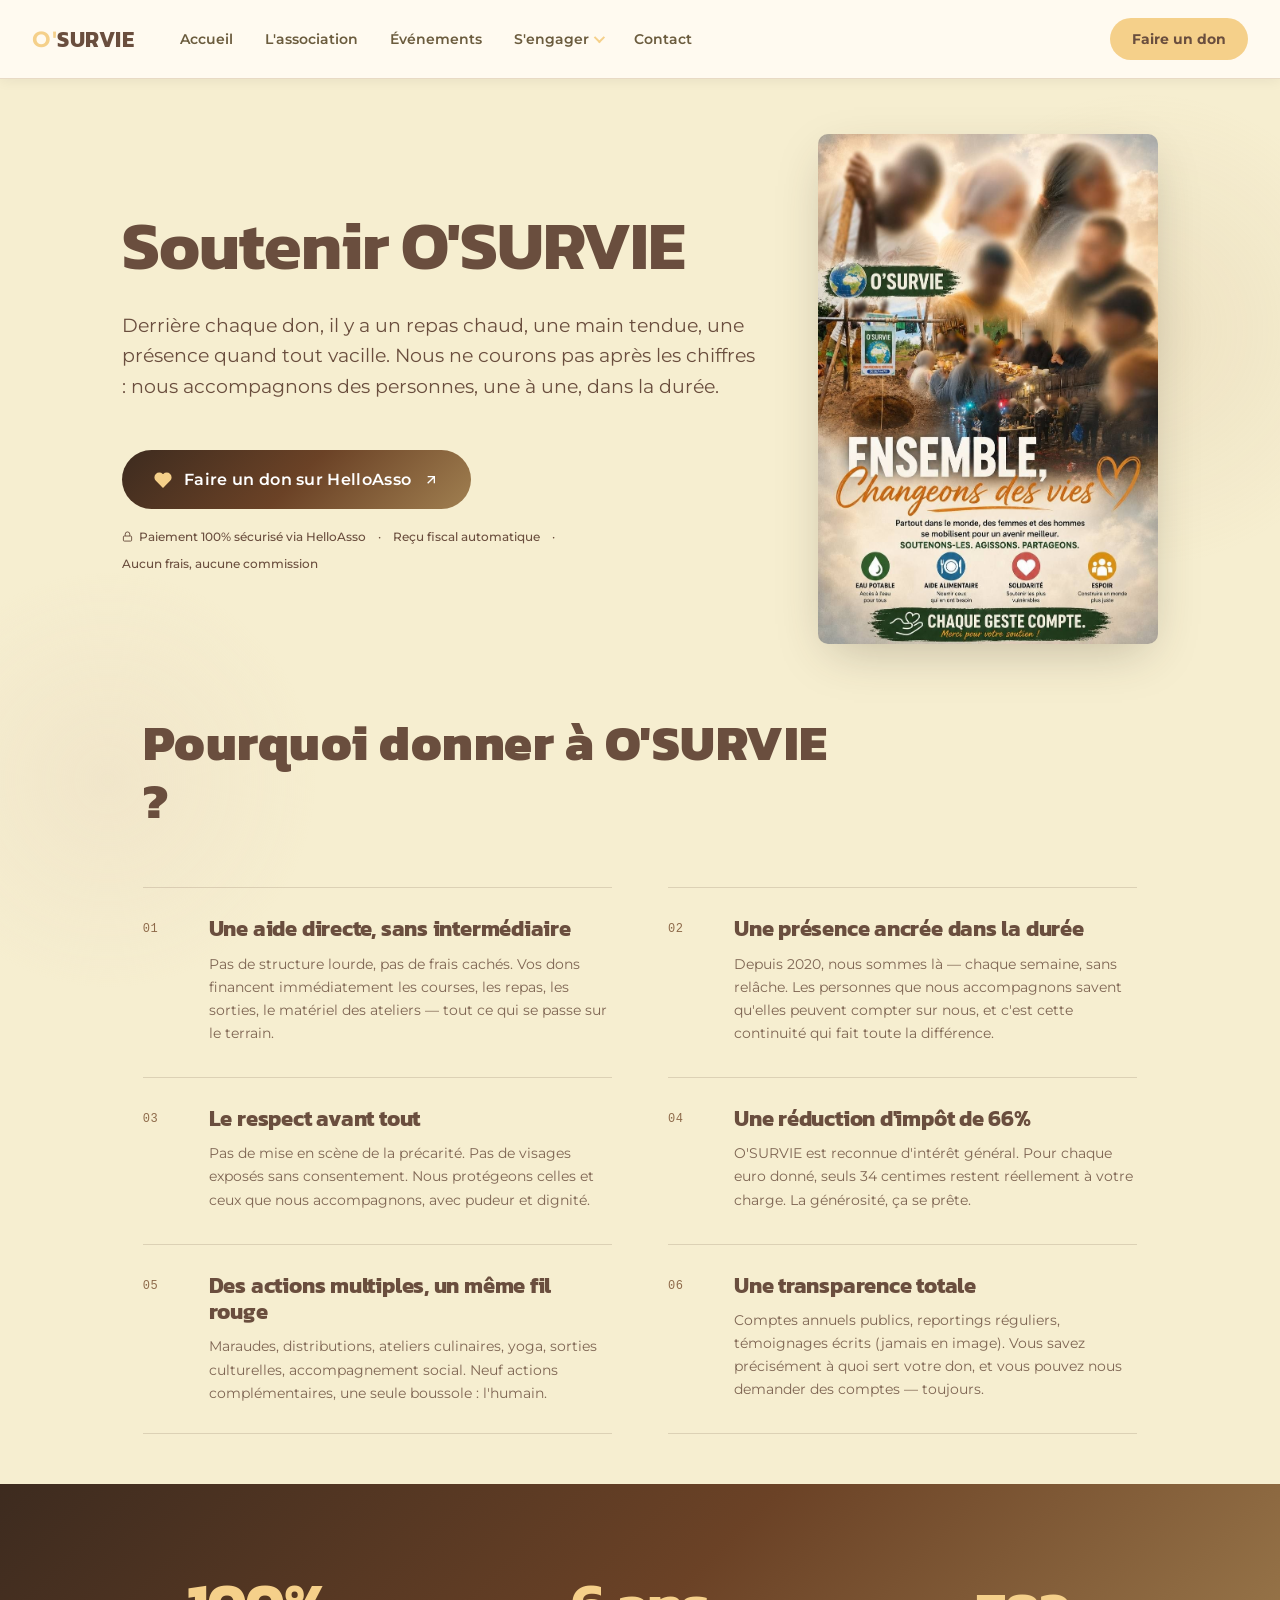
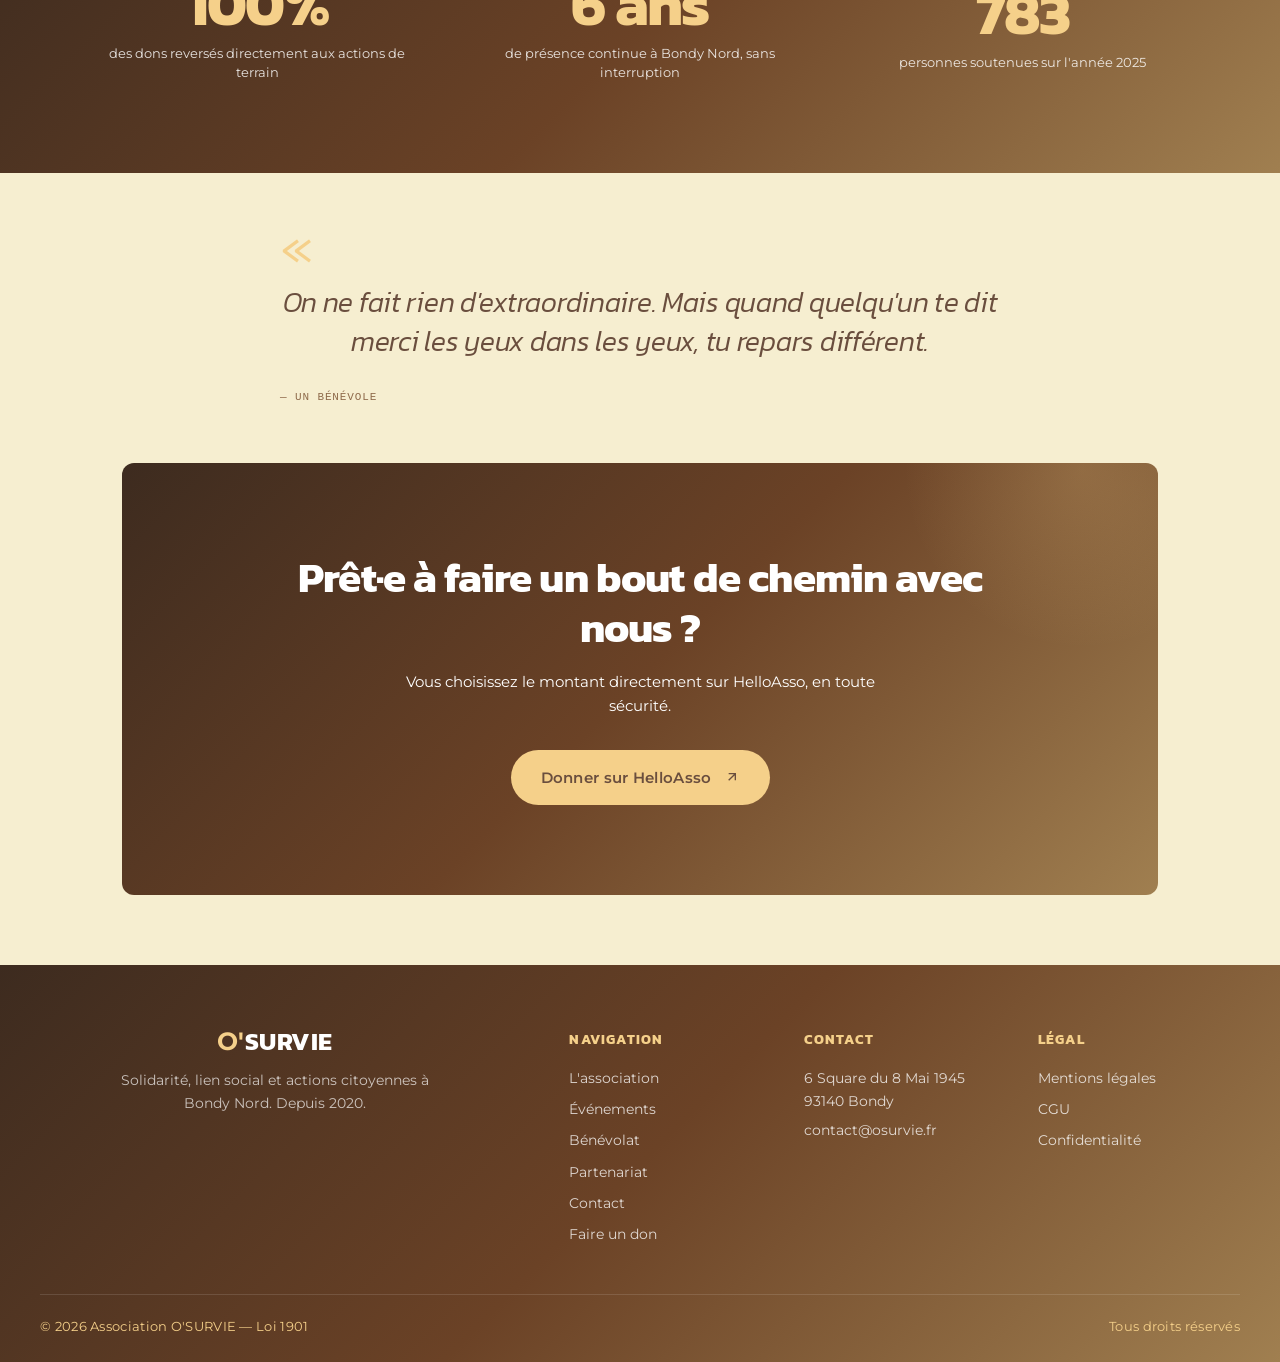
<file: pages/dons.html>
<!DOCTYPE html>
<html lang="fr">
<head>
<meta charset="UTF-8" />
<meta name="viewport" content="width=device-width, initial-scale=1.0" />
<title>Faire un don — O'SURVIE</title>
<meta name="description" content="Soutenez O'SURVIE. Votre générosité finance directement les actions de terrain à Bondy Nord — repas, sorties, ateliers, accompagnement." />
<link rel="preconnect" href="https://fonts.googleapis.com" />
<link rel="preconnect" href="https://fonts.gstatic.com" crossorigin />
<link href="https://fonts.googleapis.com/css2?family=Kanit:ital,wght@0,300;0,400;0,500;0,700;1,300;1,400;1,500&family=Montserrat:wght@300;400;500;600;700&display=swap" rel="stylesheet" />
<link rel="stylesheet" href="../assets/css/style.css" />
<link rel="stylesheet" href="../assets/css/dons.css" />
</head>

<body>

<!-- Navbar fixe partagée -->
<div id="site-nav-mount"></div>

<!-- Décor organique -->
<div class="deco-shape top"></div>
<div class="deco-shape bottom"></div>

<main class="don-main">

  <!-- Eyebrow + Hero -->

  <div class="hero-row">
    <div class="hero-text">
      <h1 class="fade-up display-title hero-title" style="animation-delay: 80ms;">
        Soutenir O'SURVIE
      </h1>

      <p class="fade-up hero-lede" style="animation-delay: 160ms;">
        Derrière chaque don, il y a un repas chaud, une main tendue, une présence quand tout vacille. Nous ne courons pas après les chiffres : nous accompagnons des personnes, une à une, dans la durée.
      </p>

      <div class="fade-up cta-block" style="animation-delay: 240ms;">
        <a class="btn-cta cta-pulse" href="https://www.helloasso.com/associations/o-survie/collectes/notre-generosite-change-nos-vies-et-eclaire-les-leurs-2" target="_blank" rel="noopener">
          <svg width="18" height="18" viewBox="0 0 24 24" fill="var(--c-accent)" stroke="var(--c-accent)" stroke-width="2" stroke-linejoin="round" aria-hidden="true">
            <path d="M20.84 4.61a5.5 5.5 0 0 0-7.78 0L12 5.67l-1.06-1.06a5.5 5.5 0 0 0-7.78 7.78l1.06 1.06L12 21.23l7.78-7.78 1.06-1.06a5.5 5.5 0 0 0 0-7.78z"/>
          </svg>
          Faire un don sur HelloAsso
          <svg width="16" height="16" viewBox="0 0 24 24" fill="none" stroke="currentColor" stroke-width="2" aria-hidden="true"><path d="M7 17L17 7M7 7h10v10"/></svg>
        </a>
        <div class="trust-line">
          <span class="item">
            <svg width="11" height="11" viewBox="0 0 24 24" fill="none" stroke="currentColor" stroke-width="2" aria-hidden="true"><rect x="3" y="11" width="18" height="11" rx="2"/><path d="M7 11V7a5 5 0 0110 0v4"/></svg>
            Paiement 100% sécurisé via HelloAsso
          </span>
          <span>·</span>
          <span>Reçu fiscal automatique</span>
          <span>·</span>
          <span>Aucun frais, aucune commission</span>
        </div>
      </div>
    </div>

    <div class="fade-up hero-image-wrap" style="animation-delay: 200ms;">
      <img src="../assets/images/affiche_dons.jpg" alt="Affiche don O'SURVIE" class="hero-affiche" />
    </div>
  </div>

  <!-- Pourquoi donner ? -->
  <section class="fade-up section-why" style="animation-delay: 320ms;">
    <h2 class="display-title why-title">
      Pourquoi donner à O'SURVIE ?
    </h2>

    <div class="reasons-grid">
      <div class="reason">
        <div class="reason-num">01</div>
        <div>
          <h3>Une aide directe, sans intermédiaire</h3>
          <p>Pas de structure lourde, pas de frais cachés. Vos dons financent immédiatement les courses, les repas, les sorties, le matériel des ateliers — tout ce qui se passe sur le terrain.</p>
        </div>
      </div>

      <div class="reason">
        <div class="reason-num">02</div>
        <div>
          <h3>Une présence ancrée dans la durée</h3>
          <p>Depuis 2020, nous sommes là — chaque semaine, sans relâche. Les personnes que nous accompagnons savent qu'elles peuvent compter sur nous, et c'est cette continuité qui fait toute la différence.</p>
        </div>
      </div>

      <div class="reason">
        <div class="reason-num">03</div>
        <div>
          <h3>Le respect avant tout</h3>
          <p>Pas de mise en scène de la précarité. Pas de visages exposés sans consentement. Nous protégeons celles et ceux que nous accompagnons, avec pudeur et dignité.</p>
        </div>
      </div>

      <div class="reason">
        <div class="reason-num">04</div>
        <div>
          <h3>Une réduction d'impôt de 66%</h3>
          <p>O'SURVIE est reconnue d'intérêt général. Pour chaque euro donné, seuls 34 centimes restent réellement à votre charge. La générosité, ça se prête.</p>
        </div>
      </div>

      <div class="reason last-row">
        <div class="reason-num">05</div>
        <div>
          <h3>Des actions multiples, un même fil rouge</h3>
          <p>Maraudes, distributions, ateliers culinaires, yoga, sorties culturelles, accompagnement social. Neuf actions complémentaires, une seule boussole : l'humain.</p>
        </div>
      </div>

      <div class="reason last-row">
        <div class="reason-num">06</div>
        <div>
          <h3>Une transparence totale</h3>
          <p>Comptes annuels publics, reportings réguliers, témoignages écrits (jamais en image). Vous savez précisément à quoi sert votre don, et vous pouvez nous demander des comptes — toujours.</p>
        </div>
      </div>
    </div>
  </section>

  <!-- Stats -->
  <section class="fade-up stats-section" style="animation-delay: 380ms;">
    <div class="stats-row">
      <div>
        <div class="stat-num">100%</div>
        <div class="stat-label">des dons reversés directement aux actions de terrain</div>
      </div>
      <div>
        <div class="stat-num">6 ans</div>
        <div class="stat-label">de présence continue à Bondy Nord, sans interruption</div>
      </div>
      <div>
        <div class="stat-num">783</div>
        <div class="stat-label">personnes soutenues sur l'année 2025</div>
      </div>
    </div>
  </section>

  <!-- Quote -->
  <section class="fade-up quote-section" style="animation-delay: 440ms;">
    <div class="quote-mark">«</div>
    <blockquote>
      On ne fait rien d'extraordinaire. Mais quand quelqu'un te dit merci les yeux dans les yeux, tu repars différent.
    </blockquote>
    <div class="quote-author">— Un bénévole</div>
  </section>

  <!-- Final CTA -->
  <section class="fade-up final-cta" style="animation-delay: 500ms;">
    <div class="final-cta-inner">
      <h2>
        Prêt·e à faire un bout de chemin avec nous ?
      </h2>
      <p>Vous choisissez le montant directement sur HelloAsso, en toute sécurité.</p>
      <a class="btn-cta-light" href="https://www.helloasso.com/associations/o-survie/collectes/notre-generosite-change-nos-vies-et-eclaire-les-leurs-2" target="_blank" rel="noopener">
        Donner sur HelloAsso
        <svg width="16" height="16" viewBox="0 0 24 24" fill="none" stroke="currentColor" stroke-width="2" aria-hidden="true"><path d="M7 17L17 7M7 7h10v10"/></svg>
      </a>
    </div>
  </section>

</main>


<script>
(function(){
  var nav = document.getElementById('siteNav');
  var toggle = document.getElementById('navToggle');
  var links = document.getElementById('navLinks');
  if (!nav || !toggle || !links) return;
  window.addEventListener('scroll', function() {
    nav.classList.toggle('scrolled', window.scrollY > 40);
  });
  toggle.addEventListener('click', function() {
    var open = links.classList.toggle('open');
    toggle.setAttribute('aria-expanded', open ? 'true' : 'false');
  });
  links.querySelectorAll('a').forEach(function(a) {
    a.addEventListener('click', function() { links.classList.remove('open'); });
  });
})();
</script>

<div id="site-footer-mount"></div>
<script src="../assets/js/components.js"></script>
</body>
</html>
</file>
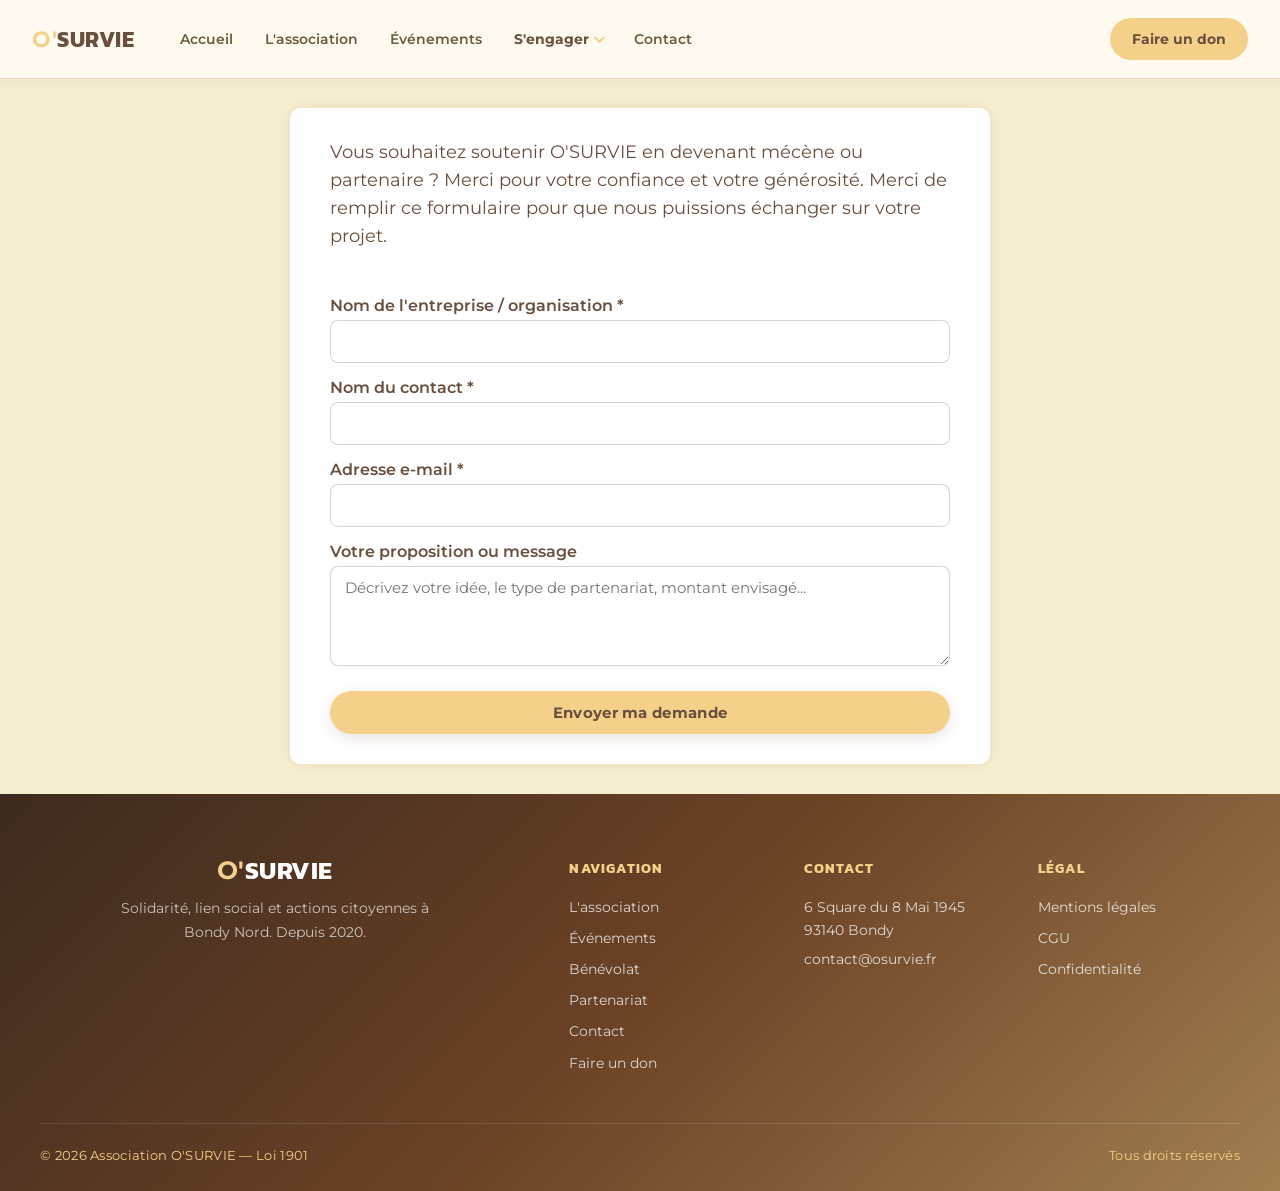
<file: pages/mecenat.html>
﻿<!DOCTYPE html>
<html lang="fr">

<!-- Mirrored from osurvie.fr/MECENAT.html by HTTrack Website Copier/3.x [XR&CO'2014], Fri, 08 May 2026 18:13:01 GMT -->
<head>
  <meta charset="UTF-8" />
  <meta name="viewport" content="width=device-width, initial-scale=1" />
  <title>Mécénat & Partenariats - O'SURVIE</title>

  <!-- ✅ Meta description SEO -->
  <meta name="description" content="Soutenez O'SURVIE en devenant mécène ou partenaire. Engagez-vous pour des actions solidaires à Bondy et Aulnay. Contactez-nous pour en savoir plus." />

  <!-- ✅ Open Graph (pour Facebook, LinkedIn, WhatsApp...) -->
  <meta property="og:title" content="Mécénat & Partenariats - O'SURVIE" />
  <meta property="og:description" content="Soutenez O'SURVIE en devenant mécène ou partenaire. Engagez-vous pour des actions solidaires à Bondy et Aulnay. Contactez-nous pour en savoir plus." />
  <meta property="og:url" content="MECENAT.html" />
  <meta property="og:type" content="website" />

  <!-- ✅ Twitter Card -->
  <meta name="twitter:card" content="summary_large_image" />
  <meta name="twitter:title" content="Mécénat & Partenariats - O'SURVIE" />
  <meta name="twitter:description" content="Soutenez O'SURVIE en devenant mécène ou partenaire. Engagez-vous pour des actions solidaires à Bondy et Aulnay. Contactez-nous pour en savoir plus." />

  <!-- ✅ Google Fonts -->
  
  <link rel="preconnect" href="https://fonts.googleapis.com/" />
  <link rel="preconnect" href="https://fonts.gstatic.com/" crossorigin />
  <link href="https://fonts.googleapis.com/css2?family=Kanit:ital,wght@0,700&amp;family=Montserrat:wght@400;600&amp;display=swap" rel="stylesheet" />
  <link rel="stylesheet" href="../assets/css/style.css" />
<link rel="stylesheet" href="../assets/css/mecenat.css" />
</head>
<body>

  <div id="site-nav-mount"></div>


  <main>
    <p class="intro">Vous souhaitez soutenir O'SURVIE en devenant mécène ou partenaire ? Merci pour votre confiance et votre générosité. Merci de remplir ce formulaire pour que nous puissions échanger sur votre projet.</p>

    <form action="https://formspree.io/f/xqallylp" method="POST">
      <label for="nom">Nom de l'entreprise / organisation *</label>
      <input type="text" id="nom" name="Nom" required />

      <label for="contact">Nom du contact *</label>
      <input type="text" id="contact" name="Contact" required />

      <label for="email">Adresse e-mail *</label>
      <input type="email" id="email" name="Email" required />

      <label for="message">Votre proposition ou message</label>
      <textarea id="message" name="Message" placeholder="Décrivez votre idée, le type de partenariat, montant envisagé..."></textarea>

      <button type="submit">Envoyer ma demande</button>
    </form>
  </main>

<div id="site-footer-mount"></div>
<script src="../assets/js/components.js"></script>
</body>

<!-- Mirrored from osurvie.fr/MECENAT.html by HTTrack Website Copier/3.x [XR&CO'2014], Fri, 08 May 2026 18:13:01 GMT -->
</html>
</file>
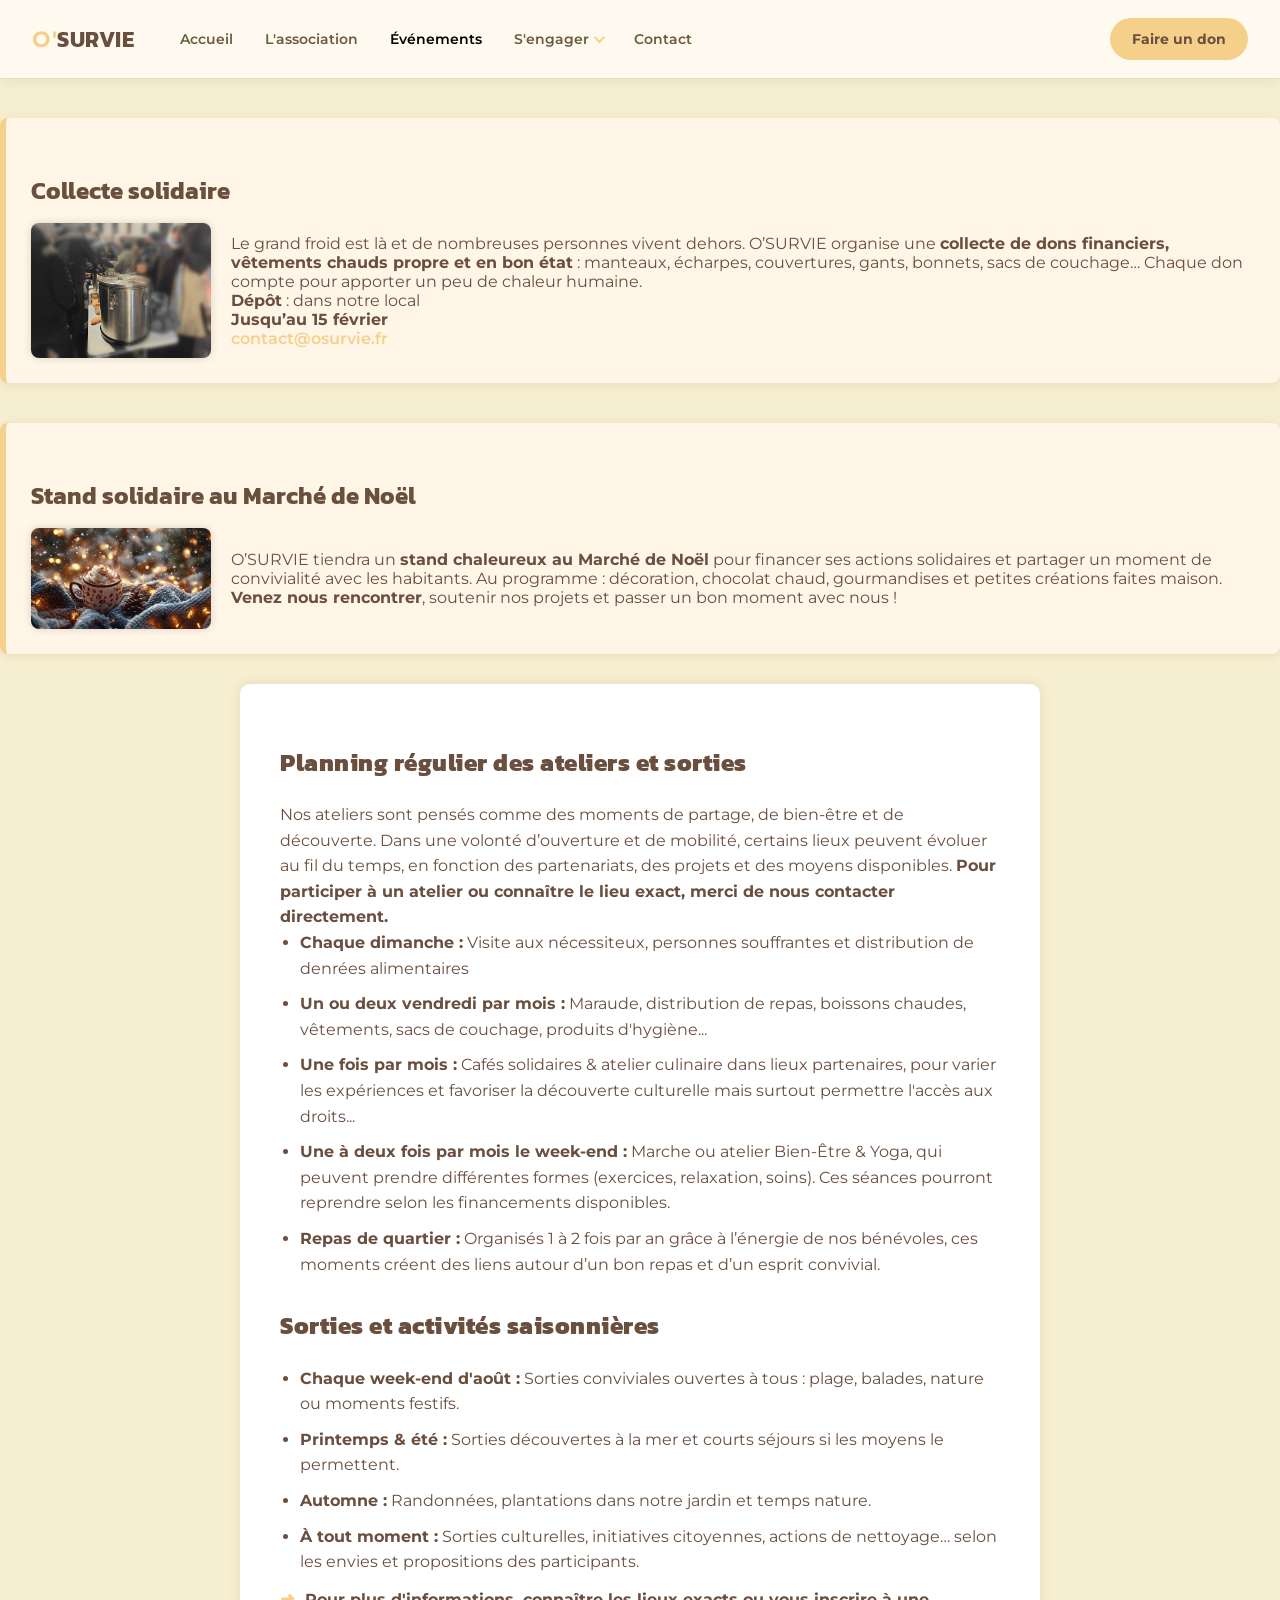
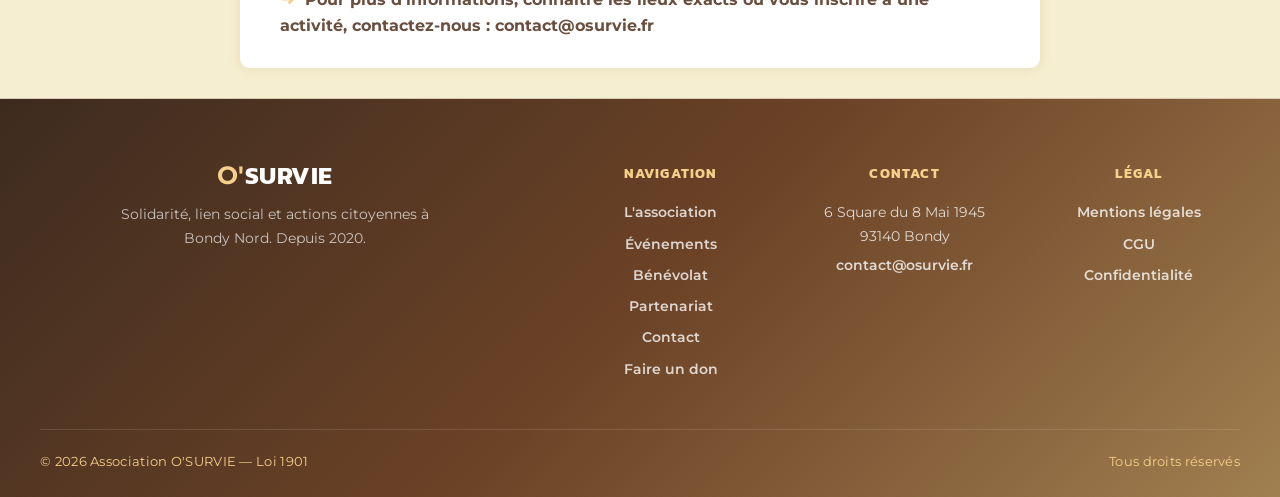
<file: pages/planning.html>
﻿<!DOCTYPE html>
<html lang="fr">

<!-- Mirrored from osurvie.fr/planning.html by HTTrack Website Copier/3.x [XR&CO'2014], Fri, 08 May 2026 18:13:01 GMT -->
<head>
  <meta charset="UTF-8" />
  <meta name="viewport" content="width=device-width, initial-scale=1" />
  <title>Planning des activités - O'SURVIE</title>

  <!-- Meta description -->
  <meta name="description" content="Découvrez les ateliers, sorties et activités organisés par O'SURVIE tout au long de l'année : cuisine, bien-être, nature, culture... un planning solidaire et vivant." />

  <!-- Open Graph (Facebook, LinkedIn...) -->
  <meta property="og:title" content="Planning des activités – O'SURVIE" />
  <meta property="og:description" content="Découvrez les ateliers, sorties et activités organisés par O'SURVIE tout au long de l'année : cuisine, bien-être, nature, culture... un planning solidaire et vivant." />
  <meta property="og:type" content="website" />
  <meta property="og:url" content="planning.html" />

  <!-- Twitter Card -->
  <meta name="twitter:card" content="summary_large_image" />
  <meta name="twitter:title" content="Planning des activités – O'SURVIE" />
  <meta name="twitter:description" content="Découvrez les ateliers, sorties et activités organisés par O'SURVIE tout au long de l'année : cuisine, bien-être, nature, culture... un planning solidaire et vivant." />

  <link rel="preconnect" href="https://fonts.googleapis.com/" />
  <link rel="preconnect" href="https://fonts.gstatic.com/" crossorigin />
  <link href="https://fonts.googleapis.com/css2?family=Kanit:ital,wght@0,700;1,700&amp;family=Montserrat:wght@400;600&amp;display=swap" rel="stylesheet" />

  <link rel="stylesheet" href="../assets/css/style.css" />
<link rel="stylesheet" href="../assets/css/planning.css" />
</head>
<body>

  <div id="site-nav-mount"></div>


  <!-- Bloc info dynamique : Collecte de vêtements chauds -->
  <section id="collecte-vetements" class="collecte-section">
    <h2>Collecte solidaire</h2>
    <div class="collecte-contenu">
      <img src="../assets/images/maraude-01.26.png" alt="Sans abris en plein froid, tentes sans abris" class="collecte-image" />
      <div class="collecte-texte">
        <p>
          Le grand froid est là et de nombreuses personnes vivent dehors.  
          O’SURVIE organise une <strong>collecte de dons financiers, vêtements chauds propre et en bon état</strong> : manteaux, écharpes, couvertures, gants, bonnets, sacs de couchage…  
          Chaque don compte pour apporter un peu de chaleur humaine.  
        </p>
        <p>
          <strong>Dépôt</strong> : dans notre local <br>
          <strong>Jusqu’au 15 février</strong> <br>
          <a href="mailto:contact@osurvie.fr">contact@osurvie.fr</a>
        </p>
      </div>
    </div>
  </section>

  <!-- Bloc info dynamique : Stand de Noël -->
  <section id="stand-noel" class="collecte-section">
    <h2>Stand solidaire au Marché de Noël</h2>
    <div class="collecte-contenu">
      <img src="../assets/images/noel.png" alt="Stand de Noël O'SURVIE" class="collecte-image" />
      <div class="collecte-texte">
        <p>
          O’SURVIE tiendra un <strong>stand chaleureux au Marché de Noël</strong> pour financer ses actions solidaires  
          et partager un moment de convivialité avec les habitants.  
          Au programme : décoration, chocolat chaud, gourmandises et petites créations faites maison.
        </p>
        <p>
          <strong>Venez nous rencontrer</strong>, soutenir nos projets et passer un bon moment avec nous !  
        </p>
      </div>
    </div>
  </section>

  <script>
    // Affichage automatique entre novembre et février avec effet d'apparition
    const mois = new Date().getMonth(); // 0 = janvier, 11 = décembre
    const blocs = [
      document.getElementById('collecte-vetements'),
      document.getElementById('stand-noel')
    ];

    if ([10, 11, 0, 1].includes(mois)) { // novembre à février
      blocs.forEach(bloc => {
        if (bloc) { // sécurité si l'élément existe
          bloc.style.display = 'block';
          setTimeout(() => bloc.classList.add('visible'), 100);
        }
      });
    }
  </script>

  <main>
    <h2>Planning régulier des ateliers et sorties</h2>

    <p>
      Nos ateliers sont pensés comme des moments de partage, de bien-être et de découverte.  
      Dans une volonté d’ouverture et de mobilité, certains lieux peuvent évoluer au fil du temps, en fonction des partenariats, des projets et des moyens disponibles.  
      <strong>Pour participer à un atelier ou connaître le lieu exact, merci de nous contacter directement.</strong>
    </p>

    <ul>
      <li><strong>Chaque dimanche :</strong> Visite aux nécessiteux, personnes souffrantes et distribution de denrées alimentaires</li>
     <li><strong>Un ou deux vendredi par mois :</strong> Maraude, distribution de repas, boissons chaudes, vêtements, sacs de couchage, produits d'hygiène...</li>
      <li><strong>Une fois par mois :</strong> Cafés solidaires & atelier culinaire dans lieux partenaires, pour varier les expériences et favoriser la découverte culturelle mais surtout permettre l'accès aux droits...</li>
      <li><strong>Une à deux fois par mois le week-end :</strong> Marche ou atelier Bien-Être & Yoga, qui peuvent prendre différentes formes (exercices, relaxation, soins). Ces séances pourront reprendre selon les financements disponibles.</li>
      <li><strong>Repas de quartier :</strong> Organisés 1 à 2 fois par an grâce à l’énergie de nos bénévoles, ces moments créent des liens autour d’un bon repas et d’un esprit convivial.</li>
    </ul>

    <h2>Sorties et activités saisonnières</h2>

    <ul>
      <li><strong>Chaque week-end d'août :</strong> Sorties conviviales ouvertes à tous : plage, balades, nature ou moments festifs.</li>
      <li><strong>Printemps & été :</strong> Sorties découvertes à la mer et courts séjours si les moyens le permettent.</li>
      <li><strong>Automne :</strong> Randonnées, plantations dans notre jardin et temps nature.</li>
      <li><strong>À tout moment :</strong> Sorties culturelles, initiatives citoyennes, actions de nettoyage… selon les envies et propositions des participants.</li>
    </ul>

    <p><strong><span class="fleche-doree">➜</span> Pour plus d'informations, connaître les lieux exacts ou vous inscrire à une activité, contactez-nous : <a href="mailto:contact@osurvie.fr">contact@osurvie.fr</a></strong></p>

  </main>

  <div id="site-footer-mount"></div>
<script src="../assets/js/components.js"></script>
</body>

<!-- Mirrored from osurvie.fr/planning.html by HTTrack Website Copier/3.x [XR&CO'2014], Fri, 08 May 2026 18:13:01 GMT -->
</html>
</file>
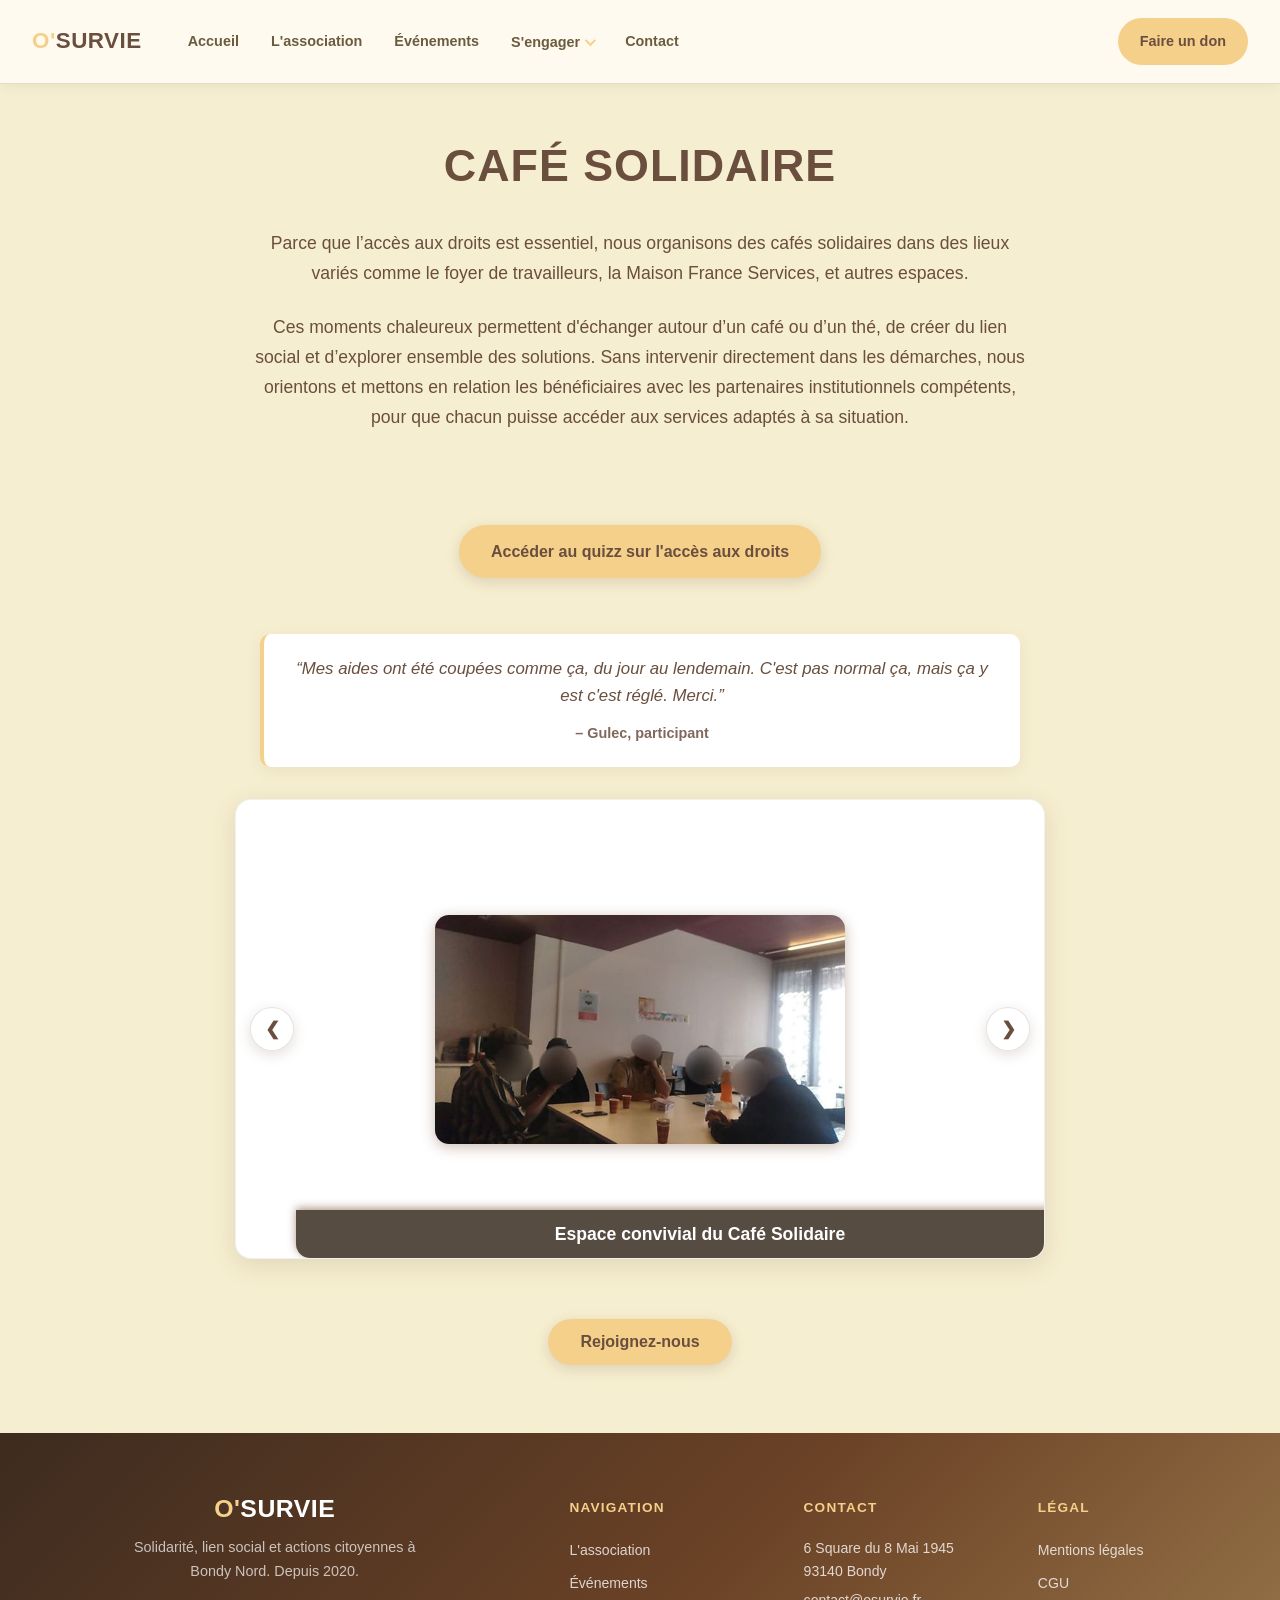
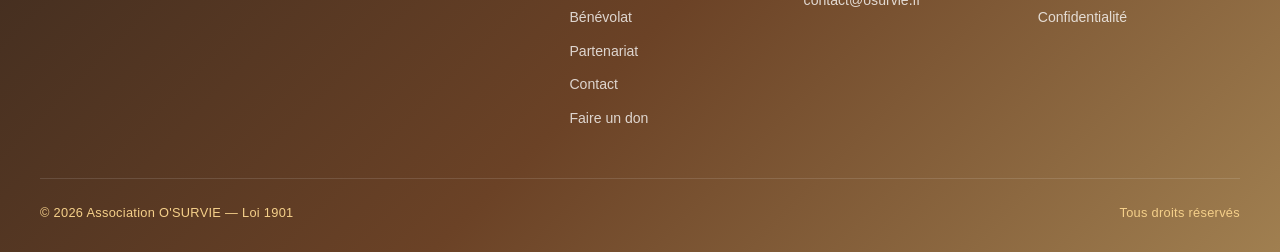
<file: pages/actions/cafesolidaire.html>
﻿﻿<!DOCTYPE html>
<html lang="fr">

<!-- Mirrored from osurvie.fr/cafesolidaire.html by HTTrack Website Copier/3.x [XR&CO'2014], Fri, 08 May 2026 18:13:15 GMT -->
<head>
  <meta charset="UTF-8" />
  <meta name="viewport" content="width=device-width, initial-scale=1" />
  <title>Café Solidaire</title>
  <!-- Meta description -->
<meta name="description" content="Les cafés solidaires d’O'SURVIE offrent un moment d’échange chaleureux autour d’un café pour s’informer, créer du lien et accéder à ses droits dans un cadre bienveillant." />

<!-- Open Graph -->
<meta property="og:title" content="Café Solidaire – O'SURVIE" />
<meta property="og:description" content="Les cafés solidaires d’O'SURVIE offrent un moment d’échange chaleureux autour d’un café pour s’informer, créer du lien et accéder à ses droits dans un cadre bienveillant." />
<meta property="og:type" content="website" />
<meta property="og:url" content="cafesolidaire.html" />
<meta property="og:image" content="cafe..png" />

<!-- Twitter Card -->
<meta name="twitter:card" content="summary_large_image" />
<meta name="twitter:title" content="Café Solidaire – O'SURVIE" />
<meta name="twitter:description" content="Les cafés solidaires d’O'SURVIE offrent un moment d’échange chaleureux autour d’un café pour s’informer, créer du lien et accéder à ses droits dans un cadre bienveillant." />
<meta name="twitter:image" content="images/cafe..html" />
  <link rel="stylesheet" href="../../assets/css/style.css" />
<link rel="stylesheet" href="../../assets/css/actions/cafesolidaire.css" />
</head>
<body>
<div id="site-nav-mount"></div>



  <h1>Café Solidaire</h1>

  <div class="intro-text">
    Parce que l’accès aux droits est essentiel, nous organisons des cafés solidaires dans des lieux variés comme le foyer de travailleurs, la Maison France Services, et autres espaces.
  </div>

  <div class="description-text">
    Ces moments chaleureux permettent d'échanger autour d’un café ou d’un thé, de créer du lien social et d’explorer ensemble des solutions.
    Sans intervenir directement dans les démarches, nous orientons et mettons en relation les bénéficiaires avec les partenaires institutionnels compétents, pour que chacun puisse accéder aux services adaptés à sa situation.
  </div>

    <div style="text-align:center; margin: 40px 0;">
  <a href="../quizzes/quizzdroits.html" class="join-btn" style="text-decoration:none; display:inline-block;">
    Accéder au quizz sur l'accès aux droits
  </a>

  <div class="quote" aria-label="Témoignage d'un participant">
    “Mes aides ont été coupées comme ça, du jour au lendemain. C'est pas normal ça, mais ça y est c'est réglé. Merci.”
    <strong>– Gulec, participant</strong>
  </div>

  <div class="carousel-container" aria-label="Carrousel d’images du café solidaire">
    <div class="carousel" id="carousel">
      <div class="carousel-slide">
        <img src="../../photos/cafe/cafso%204.png" alt="Espace convivial du Café Solidaire" />
      </div>
      <div class="carousel-slide">
        <img src="../../photos/cafe/cafso%205.png" alt="Partage autour d’un café au Café Solidaire" />
      </div>
    </div>

    <button class="carousel-btn prev" aria-label="Image précédente" onclick="prevSlide()">❮</button>
    <button class="carousel-btn next" aria-label="Image suivante" onclick="nextSlide()">❯</button>

    <div class="caption" id="caption">Espace convivial du Café Solidaire</div>
  </div>

  <button class="join-btn" onclick="alert('Merci de votre intérêt, rejoignez-nous via notre formulaire de contact !')">Rejoignez-nous</button>

  <script>
    const slides = document.querySelectorAll('.carousel-slide');
    const carousel = document.getElementById('carousel');
    const captionEl = document.getElementById('caption');
    let currentIndex = 0;

    const captionsList = [
      "Espace convivial du Café Solidaire",
      "Partage autour d’un café au Café Solidaire"
    ];

    function updateCarousel() {
      carousel.style.transform = `translateX(-${currentIndex * 100}%)`;
      captionEl.textContent = captionsList[currentIndex] || "";
    }

    function nextSlide() {
      currentIndex = (currentIndex + 1) % slides.length;
      updateCarousel();
    }

    function prevSlide() {
      currentIndex = (currentIndex - 1 + slides.length) % slides.length;
      updateCarousel();
    }

    let autoSlide = setInterval(nextSlide, 6000);
    const container = document.querySelector('.carousel-container');
    container.addEventListener('mouseenter', () => clearInterval(autoSlide));
    container.addEventListener('mouseleave', () => autoSlide = setInterval(nextSlide, 6000));

    updateCarousel();
  </script>
</div>

<div id="site-footer-mount"></div>
<script src="../../assets/js/components.js"></script>
</body>

<!-- Mirrored from osurvie.fr/cafesolidaire.html by HTTrack Website Copier/3.x [XR&CO'2014], Fri, 08 May 2026 18:13:17 GMT -->
</html>
</file>
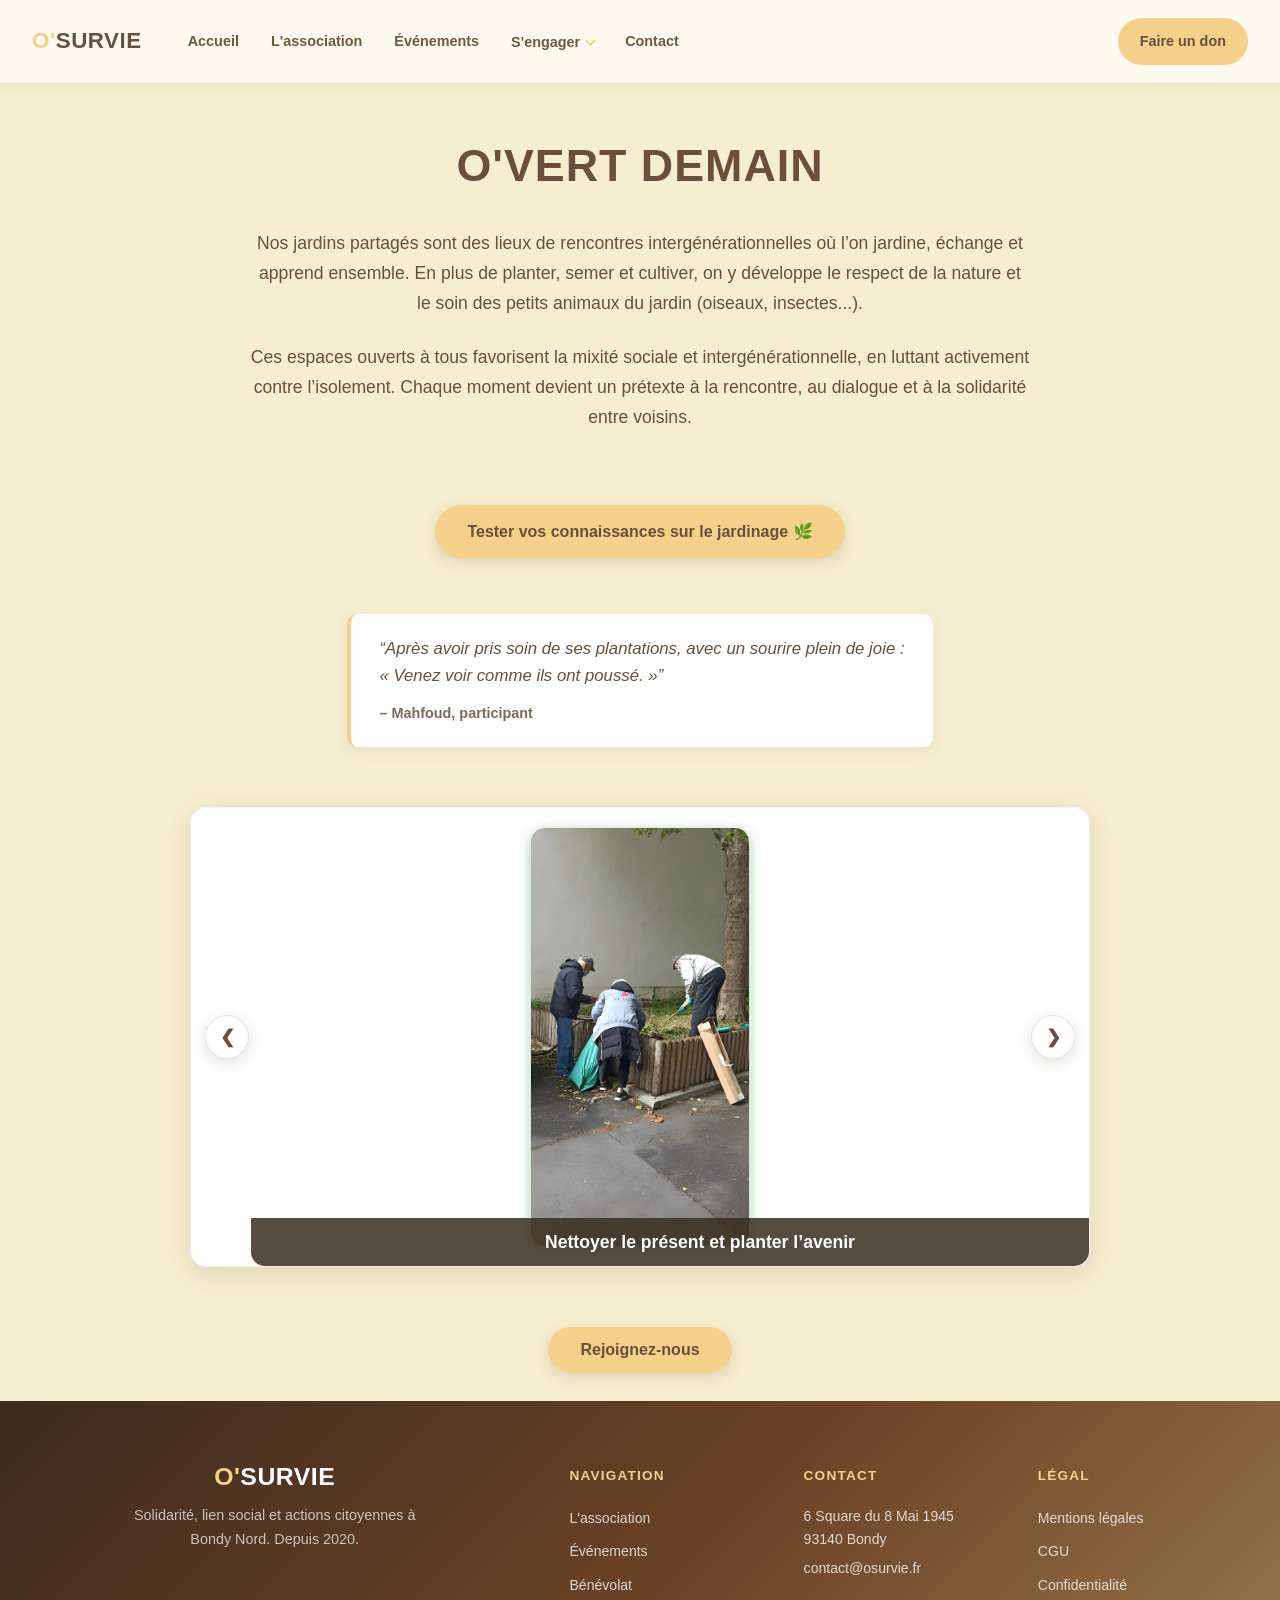
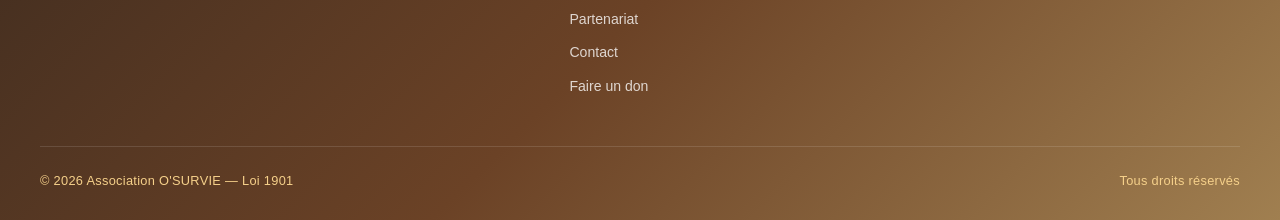
<file: pages/actions/jardin-partage.html>
﻿﻿<!DOCTYPE html>
<html lang="fr">

<!-- Mirrored from osurvie.fr/jardin partage.html by HTTrack Website Copier/3.x [XR&CO'2014], Fri, 08 May 2026 18:13:34 GMT -->
<head>
  <meta charset="UTF-8" />
  <meta name="viewport" content="width=device-width, initial-scale=1" />
  <title>O'vert demain</title>


  <meta name="description" content="Découvrez les jardins partagés, potager, O'vert demain : lieux de lien social, de nature et d’apprentissage intergénérationnel autour du jardinage, du respect de la biodiversité et de la solidarité." />

  <!-- Open Graph -->
  <meta property="og:title" content="O'vert demain" />
  <meta property="og:description" content="Jardins partagés, jardin potager, O'vert demain : espaces de nature, de lien social et de respect de la biodiversité au cœur du quartier." />
  <meta property="og:type" content="website" />
  <meta property="og:url" content="overtdemain.html" />
  <meta property="og:image" content="jardin.jpg" />
  <meta property="og:image:width" content="1200" />
  <meta property="og:image:height" content="630" />

  <!-- Twitter Card -->
  <meta name="twitter:card" content="summary_large_image" />
  <meta name="twitter:title" content="O'vert demain" />
  <meta name="twitter:description" content="Jardinage, solidarité et apprentissage intergénérationnel : O'vert demain, un jardin ouvert à tous." />
  <meta name="twitter:image" content="overtdemain.jpg" />

  <link rel="stylesheet" href="../../assets/css/style.css" />
<link rel="stylesheet" href="../../assets/css/actions/jardin-partage.css" />
</head>
<body>
<div id="site-nav-mount"></div>



  <h1>O'vert demain</h1>

  <div class="intro-text">
    Nos jardins partagés sont des lieux de rencontres intergénérationnelles où l’on jardine, échange et apprend ensemble.  
    En plus de planter, semer et cultiver, on y développe le respect de la nature et le soin des petits animaux du jardin (oiseaux, insectes...).
  </div>

  <div class="description-text">
    Ces espaces ouverts à tous favorisent la mixité sociale et intergénérationnelle, en luttant activement contre l’isolement.  
    Chaque moment devient un prétexte à la rencontre, au dialogue et à la solidarité entre voisins.
  </div>

<p style="text-align:center; margin-top: 20px;">
  <a href="../quizzes/quizzjardin.html" class="join-btn" style="text-decoration:none;">Tester vos connaissances sur le jardinage 🌿</a>
</p>


  <div class="quote">
    “Après avoir pris soin de ses plantations, avec un sourire plein de joie :  
    <br>« Venez voir comme ils ont poussé. »”  
    <br><strong>– Mahfoud, participant</strong>
  </div>

  <div class="carousel-container" aria-label="Carrousel d’images du jardin partagé">
    <div class="carousel" id="carousel">
      <div class="carousel-slide"><img src="../../photos/ecolo/4.jpg" alt="Nettoyer le présent et planter l’avenir"></div>
      <div class="carousel-slide"><img src="../../photos/ecolo/2.png" alt="Tout commence par une graine"></div>
      <div class="carousel-slide"><img src="../../photos/ecolo/5.jpg" alt="Un bâton pour se souvenir, une pousse pour espérer"></div>
      <div class="carousel-slide"><img src="../../photos/ecolo/6.jpg" alt="Un arbre pour demain, planté ensemble aujourd’hui"></div>
      <div class="carousel-slide"><img src="../../photos/ecolo/7.jpg" alt="Premiers soins pour jeunes pousses"></div>
      <div class="carousel-slide"><img src="../../photos/ecolo/8.png" alt="À chaque arbre, une histoire"></div>
      <div class="carousel-slide"><img src="../../photos/ecolo/9.jpg" alt="Avant de planter, il faut nettoyer"></div>
      <div class="carousel-slide"><img src="../../photos/ecolo/10.jpg" alt="Nettoyage collectif, À plusieurs c'est mieux"></div>
      <div class="carousel-slide"><img src="../../photos/ecolo/11.jpg" alt="En attente d'être ancré dans la terre"></div>
      <div class="carousel-slide"><img src="../../photos/ecolo/13.png" alt="Chaque feuille ramassée compte"></div>
      <div class="carousel-slide"><img src="../../photos/ecolo/15.png" alt="Le poids de nos gestes utiles"></div>
      <div class="carousel-slide"><img src="../../photos/ecolo/16.jpg" alt="Quand l’expérience guide l’innocence"></div>
      <div class="carousel-slide"><img src="../../photos/ecolo/17.jpg" alt="À tout âge, on peut semer l’avenir"></div>
      <div class="carousel-slide"><img src="../../photos/ecolo/18.jpg" alt="Faire pousser la paix"></div>
            <div class="carousel-slide"><img src="../../photos/ecolo/19.jpg" alt="Résultats d’une culture collective"></div>
      <div class="carousel-slide"><img src="../../photos/ecolo/20.jpg" alt="Le jardin partagé en pleine production"></div>
      <div class="carousel-slide"><img src="../../photos/ecolo/21.jpg" alt="Chaque plante à sa place"></div>
      <div class="carousel-slide"><img src="../../photos/ecolo/22.jpg" alt="L’olivier et ses compagnons fruitiers en développement"></div>
      <div class="carousel-slide"><img src="../../photos/ecolo/24.jpg" alt="Croissance prometteuse dans le jardin partagé"></div>
    </div>

    <button class="carousel-btn prev" aria-label="Image précédente" onclick="prevSlide()">❮</button>
    <button class="carousel-btn next" aria-label="Image suivante" onclick="nextSlide()">❯</button>

    <div class="caption" id="caption">Jardin partagé</div>
  </div>

  <button class="join-btn" onclick="alert('Merci de votre intérêt, rejoignez-nous via notre formulaire de contact !')">Rejoignez-nous</button>

  <script>
    const slides = document.querySelectorAll('.carousel-slide');
    const carousel = document.getElementById('carousel');
    const captionEl = document.getElementById('caption');
    let currentIndex = 0;

    const captionsList = [
      "Nettoyer le présent et planter l’avenir",
      "Tout commence par une graine",
      "Un bâton pour se souvenir, une pousse pour espérer",
      "Un arbre pour demain, planté ensemble aujourd’hui",
      "Premiers soins pour jeunes pousses",
      "À chaque arbre, une histoire",
      "Avant de planter, il faut nettoyer",
      "Nettoyage collectif, À plusieurs c'est mieux",
      "En attente d'être ancré dans la terre",
      "Chaque feuille ramassée compte",
      "Le poids de nos gestes utiles",
      "Quand l’expérience guide l’innocence",
      "À tout âge, on peut semer l’avenir",
      "Faire poussser la paix",
            "Résultats d’une culture collective",
      "Le jardin partagé en pleine production",
      "Chaque plante à sa place",
      "L’olivier et ses compagnons fruitiers en développement",
      "Croissance prometteuse dans le jardin partagé"
    ];

    function updateCarousel() {
      carousel.style.transform = `translateX(-${currentIndex * 100}%)`;
      captionEl.textContent = captionsList[currentIndex] || "Jardin partagé";
    }

    function nextSlide() {
      currentIndex = (currentIndex + 1) % slides.length;
      updateCarousel();
    }

    function prevSlide() {
      currentIndex = (currentIndex - 1 + slides.length) % slides.length;
      updateCarousel();
    }

    let autoSlide = setInterval(nextSlide, 6000);
    const container = document.querySelector('.carousel-container');
    container.addEventListener('mouseenter', () => clearInterval(autoSlide));
    container.addEventListener('mouseleave', () => autoSlide = setInterval(nextSlide, 6000));

    updateCarousel();
  </script>



<div id="site-footer-mount"></div>
<script src="../../assets/js/components.js"></script>
</body>

<!-- Mirrored from osurvie.fr/jardin partage.html by HTTrack Website Copier/3.x [XR&CO'2014], Fri, 08 May 2026 18:13:39 GMT -->
</html>
</file>
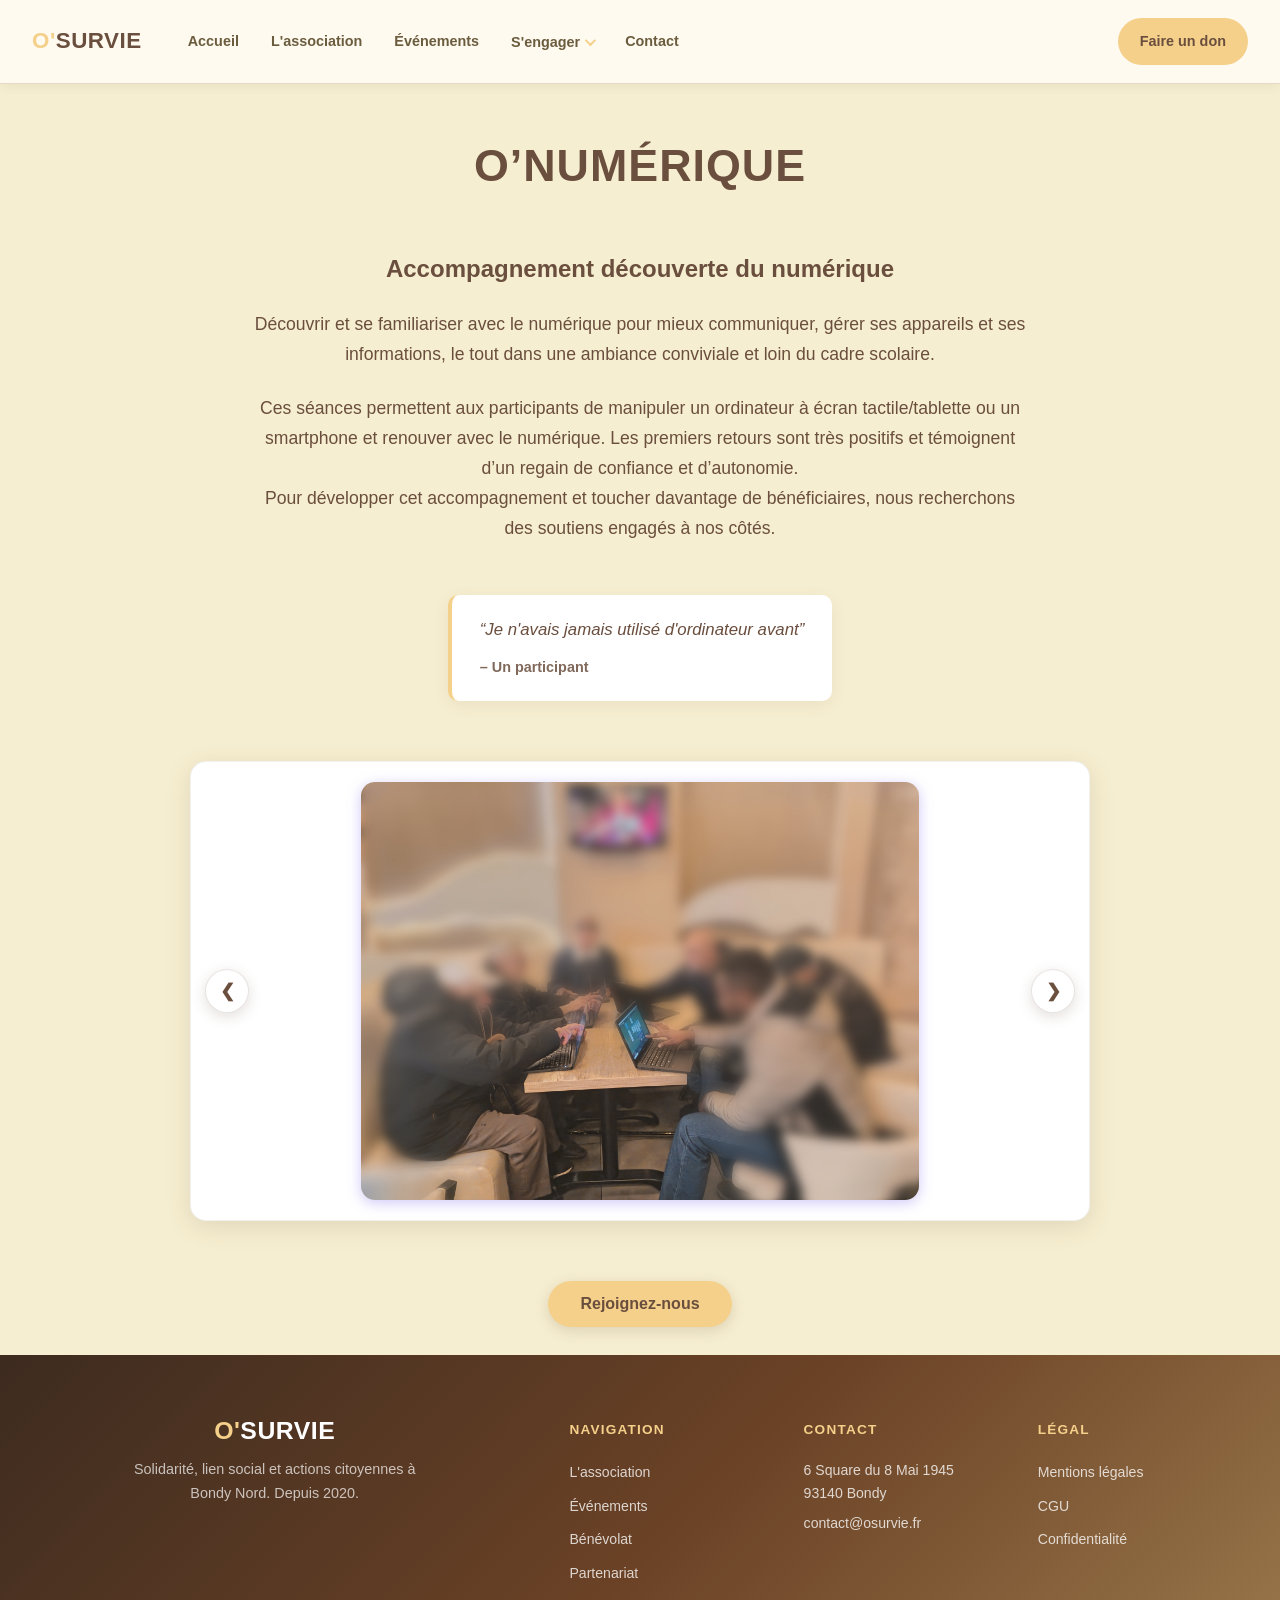
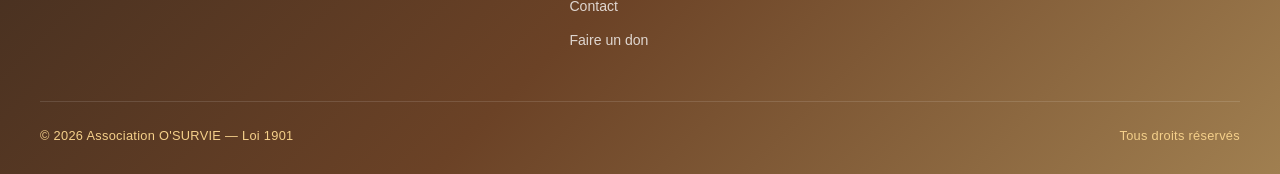
<file: pages/actions/onumerique.html>
﻿﻿<!DOCTYPE html>
<html lang="fr">

<!-- Mirrored from osurvie.fr/ONUMERIQUE.html by HTTrack Website Copier/3.x [XR&CO'2014], Fri, 08 May 2026 18:13:17 GMT -->
<head>
  <meta charset="UTF-8" />
  <meta name="viewport" content="width=device-width, initial-scale=1" />
  <title>O’Numérique</title>

  <meta name="description" content="Découvrez nos sorties O’Venture pour seniors, anciens travailleurs immigrés, familles monoparentales, fammilles et personnes isolées : moments d’évasion, nature, culture et liens humains." />

  <!-- Open Graph -->
  <meta property="og:title" content="O’Numérique" />
  <meta property="og:description" content="Moments d’évasion et de convivialité pour seniors, anciens travailleurs immigrés, familles monoparentales et toutes personnes en situation de précarité." />
  <meta property="og:type" content="website" />
  <meta property="og:url" content="onumerique-2.html" />
  <meta property="og:image" content="NUMERI.html" />
  <meta property="og:image:width" content="1200" />
<meta property="og:image:height" content="630" />


  <!-- Twitter Card -->
  <meta name="twitter:card" content="summary_large_image" />
  <meta name="twitter:title" content="O’Numérique" />
  <meta name="twitter:description" content="Accompagnement des seniors vers le numérique, lutte contre l'illectronisme, des travailleurs immigrés et toutes personnes en situation de précarité." />
  <meta name="twitter:image" content="NUMERI.html" />

  <link rel="stylesheet" href="../../assets/css/style.css" />
<link rel="stylesheet" href="../../assets/css/actions/onumerique.css" />
</head>
<body>
<div id="site-nav-mount"></div>



  <h1>O’Numérique</h1>

  <!-- --- Ajout du texte d’intro, avant le carrousel --- -->
<div class="intro-text">
  <h2>Accompagnement découverte du numérique</h2>
  <p>
Découvrir et se familiariser avec le numérique pour mieux communiquer, gérer ses appareils et ses informations, 
le tout dans une ambiance conviviale et loin du cadre scolaire.
  </p>
</div>

<div class="description-text">
  <p>
        Ces séances permettent aux participants de manipuler un ordinateur à écran tactile/tablette ou un smartphone et renouver avec le numérique. 
    Les premiers retours sont très positifs et témoignent d’un regain de confiance et d’autonomie.
  </p>
  <p>
    Pour développer cet accompagnement et toucher davantage de bénéficiaires, nous recherchons des soutiens engagés à nos côtés.
  </p>
</div>

  <!-- --- Ajout citation --- -->
  <div class="quote">
    “Je n'avais jamais utilisé d'ordinateur avant”<br>
    <strong>– Un participant</strong>
  </div>

  <!-- Carrousel (images inchangées) -->
  <div class="carousel-container" aria-label="Carrousel d’images de O’Venture">
    <div class="carousel" id="carousel">
      <div class="carousel-slide"><img src="../../photos/numerique/1.jpg" alt="découverte du numérique"></div>
      <div class="carousel-slide"><img src="../../photos/numerique/2.jpg" alt="autour d'un café c'est plus rassurant"></div>
          <div class="carousel-slide"><img src="../../photos/numerique/3.jpg" alt="autour d'un café c'est plus rassurant"></div>

    </div>
    <!-- Boutons pour naviguer dans le carrousel -->
    <button class="carousel-btn prev" aria-label="Image précédente">&#10094;</button>
    <button class="carousel-btn next" aria-label="Image suivante">&#10095;</button>
  </div>

  <!-- Optionnel : un bouton pour rejoindre / contact (si tu veux) -->
  <button class="join-btn" onclick="window.location.href='contact.html'">Rejoignez-nous</button>

  <script>
    // Simple script carrousel (optionnel, tu peux modifier selon ta logique)
    const carousel = document.getElementById('carousel');
    const slides = carousel.children;
    let index = 0;

    function showSlide(i) {
      if (i < 0) i = slides.length - 1;
      if (i >= slides.length) i = 0;
      index = i;
      carousel.style.transform = `translateX(-${index * 100}%)`;
    }

    document.querySelector('.carousel-btn.prev').addEventListener('click', () => {
      showSlide(index - 1);
    });
    document.querySelector('.carousel-btn.next').addEventListener('click', () => {
      showSlide(index + 1);
    });

    // Auto slide toutes les 6s
    setInterval(() => {
      showSlide(index + 1);
    }, 6000);
  </script>



<div id="site-footer-mount"></div>
<script src="../../assets/js/components.js"></script>
</body>

<!-- Mirrored from osurvie.fr/ONUMERIQUE.html by HTTrack Website Copier/3.x [XR&CO'2014], Fri, 08 May 2026 18:13:23 GMT -->
</html>
</file>
<file: assets/css/style.css>
/* =============================================
   DESIGN TOKENS — PALETTE OFFICIELLE
   ============================================= */
:root {
  --c-bg: #F6EED0;            /* Beige clair – fond du site */
  --c-text: #6a4e3e;          /* Marron foncé – textes, titres */
  --c-accent: #f5d08a;         /* Doré sable – accents, CTA */
  --c-accent-hover: #fce0a5;   /* Doré crème clair – hover des CTA */
  --c-white: #FFFFFF;          /* Blanc – cards, textes sur fond sombre */
  --gradient-dark: linear-gradient(135deg, #3d2b1f 0%, #6b4226 50%, #a07f50 100%);
}

/* --------- BASE --------- */
* {
  margin: 0;
  padding: 0;
  box-sizing: border-box;
  font-family: "Montserrat", sans-serif;
  scroll-behavior: smooth;
}

body {
  background: var(--c-bg);
  color: var(--c-text);
  font-family: 'Montserrat', Arial, sans-serif;
  margin: 0;
  padding: 0;
  display: flex;
  flex-direction: column;
  align-items: center;
}

/* --------- TOP BAR --------- */
.top-bar {
  position: absolute;
  top: 0;
  width: 100%;
  z-index: 1000;
  padding: 10px 20px;
  font-size: 12px;
  font-family: 'Kanit', sans-serif;
  display: flex;
  justify-content: flex-end;
}

.top-bar-links {
  display: flex;
  gap: 10px;
}

.top-bar-links a {
  color: rgb(106, 78, 62);
  text-decoration: none;
  padding: 2px 6px;
}

.top-bar-links a:hover {
  background-color: #f5deb3;
  color: rgb(241, 171, 113);
}

/* --------- HEADER --------- */
header {
  background: var(--c-bg);
  width: 100%;
  height: 5vh;
  display: flex;
  align-items: center;
  justify-items: center;
  font-size: 40px;
}

header a {
  text-decoration: none;
  color: rgb(0, 0, 0);
  font-size: 40px;
  text-align: center;
  width: 100%;
}

/* --------- LOGO ROTATION --------- */
#vero {
  display: block;
  background: var(--c-accent);
  width: 80px;
  height: 80px;
  transform: rotate(-35deg);
  border-radius: 40px;
  line-height: 80px;
  text-align: center;
  position: absolute;
  left: 50%;
  top: 30px;
  color: var(--c-bg);
}

/* --------- SLIDE --------- */
#slide {
  background: url(../images/globe.jpg) center center no-repeat;
  background-size: cover;
  width: 100%;
  height: 95vh;
  display: flex;
  flex-direction: column;
  align-items: center;
  justify-content: space-around;
  text-align: center;
  color: white;
  padding: 20px;
}
@media screen and (max-width: 768px) {
  #slide {
    background-position: center top;
    background-size: cover;
    height: 70vh; /* adapte si 95vh est trop grand sur mobile */
  }
}

/* Hero h1 uniquement (page d'accueil) — scopé pour ne pas leaker */
#slide h1 {
  color: var(--c-bg);
  font-size: clamp(42px, 12vw, 100px);
  margin-top: 30px;
}

#slide h1 + a {
  text-decoration: none;
  width: 300px;
  height: 50px;
  text-align: center;
  line-height: 50px;
  background: var(--c-bg);
  color: rgb(0, 0, 0);
  display: block;
  border-radius: 10px;
  transition: .1s linear;
}

#slide h1 + a:hover {
  background: var(--c-accent);
  color: rgb(0, 0, 0);
}

/* --------- MAIN CONTENT --------- */
main {
  width: 100%;
}

/* --------- SECTION actions-row (inchangé) --------- */
.actions-row {
  display: flex;
  flex-wrap: nowrap;
  overflow-x: auto;
  gap: 20px;
  padding: 20px;
}

.actions-row article {
  flex: 0 0 300px;
  background-color: var(--c-white);
  padding: 10px;
  box-shadow: 1px 1px 5px var(--c-accent);
  border-radius: 10px;
}

/* --------- ARTICLES (autres sections) --------- */
main section:not(.actions-row) {
  width: calc(100% - 4%);
  margin: 10px auto;
  display: flex;
  gap: 10px;
  flex-wrap: wrap;
}

main section:not(.actions-row) article {
  flex: 1 1 300px;
  padding: 10px;
  box-shadow: 1px 1px 5px var(--c-accent);
  background-color: var(--c-white);
  border-radius: 10px;
}

/* --------- ARTICLES IMAGES --------- */
article figure {
  width: 100%;
  margin: 0 auto 20px;
  display: flex;
  justify-content: center;
}

article figure img {
  width: 100%;
  height: auto;
  aspect-ratio: 4 / 3;
  object-fit: cover;
  border-radius: 10px;
  box-shadow: 0 0 6px rgba(0,0,0,0.1);
}

/* --------- TEXTS --------- */
span {
  color: var(--c-accent);
}

h2 {
  margin: 20px 0;
  font-size: 24px;
}

/* --------- CITATIONS --------- */
.temoin {
  margin-top: 20px;
  padding-left: 18px;
  border-left: 4px solid #d8b4a6;
  font-style: italic;
  color: #b39273;
  background-color: #f7e9d1;
  border-radius: 4px;
  box-sizing: border-box;
  max-width: 100%;
}

.temoin .auteur {
  display: block;
  margin-top: 8px;
  font-style: normal;
  font-weight: 600;
  color: #bd9d7e;
  font-size: 0.9em;
  text-align: right;
}

/* --------- SECTION SOURIS (Plan, Contact, Partenaires) --------- */
#souris {
  width: 100%;
  padding: 0 2%;
  margin-bottom: 50px;
  display: flex;
  flex-direction: column;
  justify-content: space-between;
  gap: 20px;
  flex-wrap: wrap;
}

#souris > div {
  flex: 1 1 30%;
  display: flex;
  flex-direction: column;
  align-items: center;
  background: var(--c-bg);
  padding: 15px;
  min-width: 250px;
  overflow: hidden;
}

#souris > div > h2 {
  color: var(--c-accent);
  font-size: 24px;
  margin-bottom: 15px;
  text-align: center;
}

#souris .plan-acces iframe {
  width: 100%;
  height: 250px;
  border: none;
  border-radius: 10px;
}

#souris .contact p {
  font-size: 18px;
  line-height: 1.6;
  color: #333;
  text-align: center;
}

/* Partenaires carousel inchangé */


.partenaires-carousel {
  width: 100vw;
  position: relative;
  left: 50%;
  transform: translateX(-50%);
  margin-top: 40px;
  padding: 48px 0 24px;
  background: var(--c-bg);
}

.partenaires-carousel h2 {
  text-align: center;
  margin-bottom: 32px;
}

.partenaires-carousel .carousel-container {
  max-width: 100% !important;
  border-radius: 0 !important;
  box-shadow: none !important;
  border: none !important;
  margin: 0 !important;
  background: transparent !important;
}

.carousel-container {
  position: relative;
  width: 100%;
  overflow: hidden;
  padding: 20px 60px;
}

.carousel-track {
  display: flex;
  gap: 20px; /* ✅ ESPACE MAÎTRISÉ */
  will-change: transform;
}

.carousel-item {
  flex: 0 0 240px;
  display: flex;
  align-items: center;
  justify-content: center;
}

.carousel-item img {
  height: 120px;
  width: auto;
  max-width: 100%;
  display: block;
}

/* Flèches */
.carousel-btn {
  position: absolute;
  top: 50%;
  transform: translateY(-50%);
  background: rgba(0,0,0,0.45);
  color: #fff;
  border: none;
  font-size: 28px;
  padding: 10px 14px;
  cursor: pointer;
  z-index: 100;
}

.carousel-btn.prev { left: 10px; }
.carousel-btn.next { right: 10px; }

/* Mobile */
@media (max-width: 768px) {
  .carousel-container {
    padding: 15px 35px;
  }

  .carousel-item {
    flex: 0 0 160px;
  }

  .carousel-item img {
    height: 70px;
  }
}


/* Responsive mobile */
@media (max-width: 768px) {
  .carousel-container {
    padding: 15px 35px;
  }

  .carousel-item {
    flex: 0 0 150px;
  }

  .carousel-item img {
    height: 65px;
  }

  .carousel-btn {
    font-size: 22px;
    padding: 8px 10px;
  }
}



/* --------- RESPONSIVE --------- */
@media (max-width: 768px) {
  .carousel-item {
    flex: 0 0 140px;
  }

  .carousel-item img {
    height: 65px;
  }
}

/* --------- RESPONSIVE : compléments mobile --------- */
@media (max-width: 600px) {
  #vero {
    position: static;
    transform: none;
    margin: 20px auto;
  }

  h1 {
    font-size: 40px;
    text-align: center;
  }

  h1 + a {
    width: 80%;
    max-width: 280px;
    margin: 15px auto 0;
    font-size: 16px;
  }

  .top-bar-links {
    justify-content: center;
    flex-wrap: wrap;
    gap: 8px;
  }

  .actions-row {
    flex-direction: column;
    padding: 10px;
  }

  .actions-row article {
    flex: 1 1 100%;
    width: 100%;
  }

  main section:not(.actions-row) {
    flex-direction: column;
    gap: 20px;
  }

  main section:not(.actions-row) article {
    flex: 1 1 100%;
    width: 100%;
  }

  .engagement-options {
    flex-direction: column;
    align-items: center;
  }

  #planning {
    width: 100%;
    margin: 20px auto;
  }
}

/* --------- SECTION ENGAGEMENT --------- */
.engagement {
  background-color: var(--c-white);
  padding: 40px 20px;
  text-align: center;
  box-shadow: 0 -1px 5px rgba(0,0,0,0.1);
  margin-top: 50px;
  border-radius: 10px;
  width: 90%;
  margin-left: auto;
  margin-right: auto;
}

.engagement h2 {
  color: var(--c-accent);
  font-size: 28px;
  margin-bottom: 20px;
  font-family: "Kanit", sans-serif;
}

.engagement p {
  font-size: 18px;
  margin-bottom: 30px;
  color: #444;
  max-width: 800px;
  margin-left: auto;
  margin-right: auto;
}

.engagement-options {
  display: flex;
  justify-content: center;
  flex-wrap: wrap;
  gap: 20px;
}

.btn-engage {
  background-color: var(--c-accent);
  color: white;
  text-decoration: none;
  padding: 12px 24px;
  border-radius: 5px;
  font-weight: bold;
  transition: background-color 0.3s ease;
  box-shadow: 1px 1px 5px rgba(0,0,0,0.1);
}

.btn-engage:hover {
  background-color: var(--c-accent);
}

/* QR code discret dans la section engagement */
.mini-qrcode {
  margin-top: 20px;
  display: flex;
  justify-content: center;
  align-items: center;
  flex-direction: column;
  font-size: 11px;
  color: var(--c-accent);
  opacity: 0.6;
  transition: opacity 0.3s ease;
}

.mini-qrcode:hover {
  opacity: 1;
}

.mini-qrcode img {
  width: 170px;
  height: 170px;
  border-radius: 4px;
  margin-bottom: 4px;
  transition: transform 0.3s ease;
}

.mini-qrcode img:hover {
  transform: scale(1.1);
}

/* --------- PLANNING --------- */
#planning {
  max-width: 700px;
  margin: 40px auto;
  padding: 20px;
  background: var(--c-white);
  border-radius: 10px;
  box-shadow: 0 0 12px rgba(172, 146, 82, 0.2);
  font-family: 'Montserrat', sans-serif;
  color: #4a423a;
}

#planning h2 {
  color: var(--c-text);
  font-family: 'Kanit', sans-serif;
}

#planning p em {
  font-style: italic;
  color: var(--c-text);
}

#planning a {
  display: inline-block;
  margin-top: 15px;
  padding: 10px 18px;
  background: var(--c-accent);
  color: var(--c-white);
  text-decoration: none;
  font-weight: 700;
  border-radius: 6px;
  transition: background-color 0.3s ease;
}

#planning a:hover {
  background-color: var(--c-accent);
}

.btn {
  display: inline-block;
  padding: 10px 20px;
  background-color: var(--c-accent);
  color: white;
  text-decoration: none;
  font-weight: 700;
  border-radius: 6px;
  transition: background-color 0.3s ease;
}

.btn:hover {
  background-color: var(--c-accent);
}

/* --------- SECTION APPLICATION EN COURS --------- */
.app-coming {
  background-color: var(--c-white);
  padding: 40px 20px;
  text-align: center;
  box-shadow: 0 -1px 5px rgba(0,0,0,0.1);
  margin: 50px auto;
  border-radius: 10px;
  width: 90%;
  max-width: 800px;
  font-family: 'Montserrat', sans-serif;
}

.app-coming h2 {
  color: var(--c-accent);
  font-size: 28px;
  margin-bottom: 20px;
  font-family: 'Kanit', sans-serif;
}

.app-coming p {
  font-size: 18px;
  margin-bottom: 20px;
  color: #444;
  line-height: 1.6;
}

.app-coming .suspense {
  font-style: italic;
  color: var(--c-accent);
  font-weight: bold;
}

.app-coming .btn-engage {
  margin-top: 15px;
}

/* --------- NOUVEAUX STYLES POUR LA GRILLE D’ACTIVITÉS --------- */
.activities-grid {
  display: grid;
  grid-template-columns: repeat(4, 1fr);
  gap: 20px;
  max-width: 1200px;
  margin: 40px auto;
  padding: 0 10px;
}

.activity-card {
  background-color: var(--c-white);
  border-radius: 10px;
  box-shadow: 1px 1px 5px var(--c-accent);
  overflow: hidden;
  display: flex;
  flex-direction: column;
}

.activity-card a {
  color: inherit;
  text-decoration: none;
  display: flex;
  flex-direction: column;
  height: 100%;
}

.activity-card img {
  width: 100%;
  aspect-ratio: 4 / 3;
  object-fit: cover;
  border-bottom: 1px solid #d8b4a6;
  border-radius: 10px 10px 0 0;
}

.activity-card h2 {
  margin: 15px 10px 10px;
  font-size: 1.3rem;
}

.activity-card .voir-plus {
  margin: auto 10px 15px;
  padding: 10px 0;
  background-color: var(--c-accent);
  color: white;
  text-align: center;
  border-radius: 5px;
  font-weight: bold;
  transition: background-color 0.3s ease;
}

.activity-card .voir-plus:hover {
  background-color: var(--c-accent);
}

/* Responsive */
@media (max-width: 900px) {
  .activities-grid {
    grid-template-columns: repeat(2, 1fr);
  }
}

@media (max-width: 600px) {
  .activities-grid {
    grid-template-columns: 1fr;
  }
}

.actions-row.two-columns {
  display: flex;
  gap: 40px;
  margin: 40px 0;
}

.actions-column {
  flex: 1;
  background: #f9f9f9;
  padding: 20px;
  border-radius: 40px;
  box-shadow: 0 2px 6px rgb(0 0 0 / 0.1);
}

.actions-column h2 {
  font-weight: 500;
  margin-bottom: 15px;
}

.actions-column p {
  margin-bottom: 15px;
  line-height: 1.5;
}

.actions-column a.btn-engage {
  display: inline-block;
  padding: 10px 20px;
  background-color: #aa7f62ee;
  color: white;
  text-decoration: none;
  border-radius: 5px;
  font-weight: 600;
}

.actions-column a.btn-engage:hover {
  background-color: #f5bc7b;
}

/* Responsive : empiler en dessous sur petit écran */
@media (max-width: 800px) {
  .actions-row.two-columns {
    flex-direction: column;
  }
}
@media (max-width: 600px) {
  .activity-card img {
    height: auto;
    aspect-ratio: 4 / 3;
  }
}

.stats-section {
  background-color: #f2f2f2;
  padding: 60px 20px;
  text-align: center;
  font-family: "Montserrat", sans-serif;
}

.stats-section h2 {
  font-size: 2em;
  margin-bottom: 40px;
  color: #333;
}

.stats-grid {
  display: flex;
  flex-wrap: wrap;
  justify-content: center;
  gap: 40px;
}

.stat-box {
  background-color: white;
  padding: 30px 20px;
  border-radius: 12px;
  box-shadow: 0 0 15px rgba(0,0,0,0.05);
  width: 220px;
  transition: transform 0.3s ease;
}

.stat-box:hover {
  transform: translateY(-5px);
}

.counter {
  font-size: 2.5em;
  font-weight: bold;
  color: #0099cc;
  display: block;
  margin-bottom: 10px;
}




/* 🌈 SECTION IMPACT ANIMÉE */
.impact-section {
  position: relative;
  overflow: hidden;
  color: var(--c-text);
  padding: 60px 20px;
  text-align: center;
  border-radius: 16px;
  max-width: 1100px;
  margin: 70px auto;
  background: var(--c-bg);
}

/* 🌊 Fond animé discret */
.impact-section::before {
  content: "";
  position: absolute;
  top: -50%;
  left: -50%;
  width: 200%;
  height: 200%;
  animation: float-bg 12s ease-in-out infinite alternate;
  z-index: 0;
}
@keyframes float-bg {
  from { transform: translate(0, 0) scale(1); }
  to { transform: translate(5%, -5%) scale(1.05); }
}

.impact-section h2 {
  color: var(--c-text);
  font-size: 2.5rem;
  margin-bottom: 25px;
  text-transform: uppercase;
  letter-spacing: 1px;
  font-weight: 800;
  position: relative;
  z-index: 2;
}

.impact-section .intro {
  max-width: 800px;
  margin: 0 auto 40px;
  font-size: 1.1rem;
  line-height: 1.6;
  color: var(--c-text);
  position: relative;
  z-index: 2;
}

/* 📊 Grille de chiffres clés */
.impact-grid {
  display: flex;
  flex-wrap: wrap;
  justify-content: center;
  gap: 20px;
  position: relative;
  z-index: 2;
}

.impact-card {
  background: rgba(255, 255, 255, 0.85);
  border: 1px solid var(--c-accent);
  border-radius: 12px;
  padding: 25px;
  width: 230px;
  transition: transform 0.3s ease, box-shadow 0.3s ease;
}
.impact-card:hover {
  transform: translateY(-6px);
  box-shadow: 0 8px 18px rgba(0,0,0,0.1);
}

.impact-card h3 {
  font-size: 2.2rem;
  color: var(--c-text);
  font-weight: 800;
  margin-bottom: 10px;
}
.impact-card p {
  font-size: 1rem;
  color: var(--c-text);
}

/* Tableau */
.impact-table {
  margin: 40px auto;
  overflow-x: auto;
  max-width: 900px;
  border-radius: 12px;
  position: relative;
  z-index: 2;
}
.impact-table table {
  width: 100%;
  border-collapse: collapse;
}
.impact-table th, .impact-table td {
  border: 1px solid var(--c-accent);
  padding: 10px 14px;
  text-align: center;
}
.impact-table th {
  background: var(--c-accent);
  color: var(--c-text);
  font-weight: 700;
}
.impact-table td {
  background: rgba(255,255,255,0.9);
  color: var(--c-text);
}

/* 🔒 Masquage des montants */
.impact-table .masked {
  color: transparent;
  position: relative;
}
.impact-table .masked::after {
  content: "— Données internes —";
  color: var(--c-accent);
  font-size: 0.9rem;
  font-style: italic;
}

/* Appel financeur */
.appel-financeurs {
  font-size: 1.1rem;
  color: var(--c-text);
  line-height: 1.6;
  margin-top: 20px;
  position: relative;
  z-index: 2;
}
.appel-financeurs .btn-engage {
  display: inline-block;
  background: var(--c-accent);
  color: #fff;
  padding: 12px 24px;
  border-radius: 6px;
  font-weight: 700;
  text-decoration: none;
  transition: background 0.3s ease;
}
.appel-financeurs .btn-engage:hover {
  background: #8b5738;
}

/* Ajustement HERO O' + slide sur smartphone */
@media (max-width: 768px) {

  /* Descendre le logo O' pour que la top-bar soit visible */
  #vero {
    position: absolute; /* important pour top / left */
    top: 100px;         /* ajuste la hauteur */
    left: 50%;
    transform: translateX(-50%) rotate(-35deg);
  }

  /* Slide descendu pour ne pas cacher la top-bar */
  #slide {
    padding-top: 180px; /* crée de l’espace sous la top-bar */
    height: 70vh;       /* adapte selon la taille écran */
    background-position: center top;
  }
}

/* Optionnel : pour écrans très petits <600px, réduire un peu le logo */
@media (max-width: 600px) {
  #vero {
    width: 50px;
    height: 50px;
    line-height: 50px;
    top: 100px;
    transform: translateX(-50%) rotate(-35deg);
  }
}

/* =============================================
   SITE NAVBAR — STRUCTURE SÉMANTIQUE
   <nav> > .nav-brand + <ul class="nav-links"> > <li> > <a>
   Liens à gauche, CTA à droite, padding vertical confortable
   ============================================= */
.site-nav {
  position: fixed;
  top: 0;
  left: 0;
  right: 0;
  z-index: 2000;
  display: flex;
  align-items: center;
  gap: 32px;
  padding: 18px 32px;
  min-height: 78px;
  background: rgba(255, 250, 241, 0.97);
  backdrop-filter: blur(10px);
  -webkit-backdrop-filter: blur(10px);
  border-bottom: 1px solid #e8dac5;
  box-shadow: 0 2px 12px rgba(0, 0, 0, 0.06);
  transition: background 0.3s ease, box-shadow 0.3s ease, padding 0.3s ease;
  font-family: 'Montserrat', sans-serif;
}

.site-nav.scrolled {
  background: var(--c-white);
  box-shadow: 0 2px 20px rgba(0, 0, 0, 0.12);
}

/* Brand */
.site-nav .nav-brand {
  font-family: 'Kanit', sans-serif;
  font-size: 1.4rem;
  font-weight: 700;
  color: var(--c-text);
  text-decoration: none;
  letter-spacing: 0.5px;
  flex-shrink: 0;
  line-height: 1;
}

.site-nav .nav-brand-o {
  color: var(--c-accent);
  font-weight: 700;
}

/* Liste de liens — à gauche, juste après le brand */
.site-nav .nav-links {
  list-style: none;
  margin: 0;
  padding: 0;
  display: flex;
  align-items: center;
  gap: 4px;
}

.site-nav .nav-links li {
  display: flex;
}

.site-nav .nav-links a {
  font-size: 0.9rem;
  font-weight: 600;
  color: #6b5c3e;
  text-decoration: none;
  padding: 10px 14px;
  border-radius: 8px;
  white-space: nowrap;
  transition: background 0.2s ease, color 0.2s ease;
}

.site-nav .nav-links a:hover,
.site-nav .nav-links a:focus-visible {
  color: var(--c-accent);
}

.site-nav .nav-links a.active,
.site-nav .nav-dropdown-menu a.active {
  color: #000;
}

.site-nav .nav-dropdown-toggle.active {
  color: var(--c-text);
  font-weight: 700;
}

/* ── DROPDOWN S'ENGAGER ── */
.site-nav .nav-dropdown {
  position: relative;
}

.site-nav .nav-dropdown-toggle {
  display: flex;
  align-items: center;
  gap: 5px;
  font-size: 0.9rem;
  font-weight: 600;
  color: #6b5c3e;
  background: none;
  border: none;
  padding: 10px 14px;
  border-radius: 8px;
  cursor: pointer;
  white-space: nowrap;
  transition: background 0.2s ease, color 0.2s ease;
  font-family: inherit;
}

.site-nav .nav-dropdown-toggle:hover,
.site-nav .nav-dropdown.open .nav-dropdown-toggle {
  color: var(--c-accent);
}

.site-nav .nav-chevron {
  display: inline-block;
  width: 8px;
  height: 8px;
  border-right: 2px solid currentColor;
  border-bottom: 2px solid currentColor;
  transform: rotate(45deg) translateY(-2px);
  transition: transform 0.2s ease;
}

.site-nav .nav-dropdown.open .nav-chevron {
  transform: rotate(-135deg) translateY(-2px);
}

.site-nav .nav-dropdown-menu {
  display: none;
  position: absolute;
  top: calc(100% + 8px);
  left: 0;
  background: var(--c-white);
  border-radius: 10px;
  box-shadow: 0 8px 28px rgba(58,45,32,0.18);
  border: 1px solid rgba(106,78,62,0.1);
  list-style: none;
  margin: 0;
  padding: 0px 0;
  width: max-content;
  z-index: 200;
}

.site-nav .nav-dropdown.open .nav-dropdown-menu {
  display: block;
}

.site-nav .nav-dropdown-menu li {
  display: block;
}

.site-nav .nav-dropdown-menu a {
  display: block;
  width: 100%;
  box-sizing: border-box;
  padding: 10px 18px;
  border-radius: 0;
  font-size: 0.875rem;
}

.site-nav .nav-dropdown-menu a:hover {
  background: rgba(245,208,138,0.25);
  color: var(--c-text);
}

/* CTA "Faire un don" — repoussé à droite avec margin-left: auto */
.site-nav .nav-cta {
  margin-left: auto;
  background: var(--c-accent);
  color: var(--c-text);
  padding: 12px 22px;
  border-radius: 999px;
  font-size: 0.9rem;
  font-weight: 700;
  text-decoration: none;
  white-space: nowrap;
  flex-shrink: 0;
  transition: background 0.2s ease, transform 0.15s ease, box-shadow 0.2s ease;
}

.site-nav .nav-cta:hover,
.site-nav .nav-cta:focus-visible {
  background: var(--c-accent-hover);
  color: var(--c-text);
  transform: translateY(-2px);
  box-shadow: 0 8px 20px rgba(58,45,32,0.25);
  outline: none;
}

/* Bouton hamburger */
.site-nav .nav-toggle {
  display: none;
  background: none;
  border: 1px solid #d6c9b6;
  border-radius: 8px;
  font-size: 1.4rem;
  color: var(--c-text);
  cursor: pointer;
  padding: 6px 12px;
  line-height: 1;
  margin-left: auto;
}

/* Responsive — menu hamburger sous 900px */
@media (max-width: 900px) {
  .site-nav {
    gap: 16px;
    padding: 16px 20px;
    min-height: 72px;
  }

  .site-nav .nav-toggle {
    display: block;
  }

  .site-nav .nav-links {
    display: none;
    position: absolute;
    top: 100%;
    left: 0;
    right: 0;
    background: var(--c-white);
    flex-direction: column;
    align-items: stretch;
    padding: 14px 16px 20px;
    border-bottom: 2px solid #e8dac5;
    box-shadow: 0 8px 24px rgba(0, 0, 0, 0.12);
    gap: 4px;
  }

  .site-nav .nav-links.open {
    display: flex;
  }

  .site-nav .nav-links a {
    padding: 13px 14px;
    font-size: 1rem;
  }

  /* CTA passe en dernier dans le menu mobile */
  .site-nav .nav-cta {
    margin-left: 0;
    order: 99;
    align-self: center;
  }

  /* Dropdown en accordéon sur mobile */
  .site-nav .nav-dropdown {
    flex-direction: column;
    width: 100%;
  }

  .site-nav .nav-dropdown-toggle {
    width: 100%;
    padding: 13px 14px;
    font-size: 1rem;
    justify-content: space-between;
  }

  .site-nav .nav-dropdown-menu {
    position: static;
    box-shadow: none;
    border: none;
    border-radius: 0;
    border-left: 2px solid rgba(106,78,62,0.2);
    margin-left: 14px;
    padding: 4px 0;
    background: transparent;
    min-width: unset;
  }

  .site-nav .nav-dropdown-menu a {
    padding: 10px 16px;
    font-size: 0.95rem;
  }
}

/* Décalage global pour la navbar fixe */
body {
  padding-top: 78px;
}
@media (max-width: 900px) {
  body { padding-top: 72px; }
}

/* Hero plein écran sous la navbar */
#slide {
  height: calc(100vh - 78px);
}
@media (max-width: 900px) {
  #slide { height: calc(100vh - 72px); }
}

/* =============================================
   HARMONISATION COULEURS — applique la palette
   sur les éléments transversaux du site
   ============================================= */

/* Hero h1 : titre sur image sombre → blanc */
#slide h1,
#slide h1 span {
  color: var(--c-white);
  text-shadow: 0 2px 12px rgba(0,0,0,0.4);
}

/* Hero CTA Faire un don */
#slide h1 + a,
#slide .hero-btn {
  background: var(--c-accent);
  color: var(--c-text);
  font-weight: 700;
}
#slide h1 + a:hover,
#slide .hero-btn:hover {
  background: var(--c-accent-hover);
  color: var(--c-text);
  transform: translateY(-2px);
  box-shadow: 0 8px 24px rgba(0,0,0,0.3);
}

/* Cards / articles */
.activity-card,
.actions-row article,
main section:not(.actions-row) article,
.impact-card {
  background-color: var(--c-white);
  border: 1px solid rgba(106, 78, 62, 0.08);
  box-shadow: 0 2px 10px rgba(106, 78, 62, 0.08);
}

/* Boutons CTA secondaires (voir plus, btn-engage, btn) */
.activity-card .voir-plus,
.btn-engage,
.btn {
  background-color: var(--c-accent);
  color: var(--c-text);
  font-weight: 700;
  transition: background 0.25s ease, color 0.25s ease, transform 0.2s ease;
}
.activity-card .voir-plus:hover,
.btn-engage:hover,
.btn:hover {
  background: var(--c-accent-hover);
  color: var(--c-text);
  transform: translateY(-2px);
  box-shadow: 0 8px 20px rgba(58,45,32,0.2);
}

/* Titres généraux */
h2, h3, h4 {
  color: var(--c-text);
}

/* Section impact (NOTRE MISSION) */
.impact-section {
  color: var(--c-text);
}
.impact-section h2,
.impact-section h3 {
  color: var(--c-text);
}
.impact-section .intro,
.impact-section .impact-card p {
  color: var(--c-text);
}

/* Section actions-heading (NOS ACTIONS) */
main section.actions-heading h2 {
  color: var(--c-text);
}

/* Engagement / planning / app-coming — boutons */
.engagement {
  background: var(--c-white);
  color: var(--c-text);
}
.engagement h2,
#planning,
#planning h2,
.app-coming {
  color: var(--c-text);
}
.app-coming {
  background: var(--c-white);
}
.app-coming h2,
.engagement h2 {
  color: var(--c-text);
}

/* Footer du site (footer global) */
body > footer,
main + footer {
  color: var(--c-text);
}
.footer-links a,
.footer-copy {
  color: var(--c-text) !important;
}
.footer-links a:hover {
  color: var(--c-accent) !important;
}

/* Stats colors override */
.stats-section,
.stats-section h2 {
  color: var(--c-text);
}
.counter {
  color: var(--c-text);
}

/* =============================================
   FLÈCHES CAROUSEL — design moderne et élégant
   ============================================= */
.partenaires-carousel .carousel-btn,
.carousel-container .carousel-btn {
  background: var(--c-white);
  color: var(--c-text);
  border: 1px solid rgba(106, 78, 62, 0.15);
  width: 46px;
  height: 46px;
  padding: 0;
  border-radius: 50%;
  font-size: 18px;
  font-weight: 700;
  display: flex;
  align-items: center;
  justify-content: center;
  box-shadow: 0 4px 14px rgba(106, 78, 62, 0.15);
  transition: background 0.25s ease, color 0.25s ease, transform 0.25s ease, box-shadow 0.25s ease, border-color 0.25s ease;
  cursor: pointer;
}

.partenaires-carousel .carousel-btn:hover,
.carousel-container .carousel-btn:hover,
.partenaires-carousel .carousel-btn:focus-visible,
.carousel-container .carousel-btn:focus-visible {
  background: var(--c-accent);
  color: var(--c-text);
  border-color: var(--c-accent);
  transform: translateY(-50%) scale(1.08);
  box-shadow: 0 8px 22px rgba(106, 78, 62, 0.25);
  outline: none;
}

.partenaires-carousel .carousel-btn:active,
.carousel-container .carousel-btn:active {
  transform: translateY(-50%) scale(0.96);
}

/* Décale légèrement les flèches vers l'intérieur du conteneur */
.partenaires-carousel .carousel-btn.prev,
.carousel-container .carousel-btn.prev { left: 14px; }
.partenaires-carousel .carousel-btn.next,
.carousel-container .carousel-btn.next { right: 14px; }

/* Sur mobile : un peu plus petits */
@media (max-width: 768px) {
  .partenaires-carousel .carousel-btn,
  .carousel-container .carousel-btn {
    width: 38px;
    height: 38px;
    font-size: 15px;
  }
  .partenaires-carousel .carousel-btn.prev,
  .carousel-container .carousel-btn.prev { left: 6px; }
  .partenaires-carousel .carousel-btn.next,
  .carousel-container .carousel-btn.next { right: 6px; }
}

/* Top-bar (si encore utilisée) — couleur texte */
.top-bar-links a {
  color: var(--c-text);
}
.top-bar-links a:hover {
  background-color: var(--c-accent);
  color: var(--c-text);
}

/* Hero h1 + a override : la cascade fait que la règle au-dessus #slide h1 + a est plus spécifique */

/* =============================================
   SITE FOOTER — partagé sur toutes les pages
   ============================================= */
.site-footer {
  background: var(--gradient-dark);
  color: var(--c-white);
  padding: 64px 24px 28px;
  width: 100%;
  margin-top: 80px;
  position: relative;
  z-index: 5;
}

.site-footer-inner {
  max-width: 1200px;
  margin: 0 auto;
  display: grid;
  grid-template-columns: 1.4fr 2fr;
  gap: 60px;
  padding-bottom: 40px;
  border-bottom: 1px solid rgba(255, 255, 255, 0.12);
}

.site-footer-brand {
  display: flex;
  flex-direction: column;
  gap: 14px;
  align-items: center;
}
.site-footer-logo {
  font-family: 'Kanit', sans-serif;
  font-size: 1.55rem;
  font-weight: 700;
  color: var(--c-white);
  text-decoration: none;
  letter-spacing: 0.5px;
  line-height: 1;
}
.site-footer-logo strong {
  color: var(--c-accent);
}
.site-footer-tagline {
  color: rgba(255, 255, 255, 0.7);
  font-size: 0.9rem;
  line-height: 1.65;
  max-width: 320px;
  text-align: center;
  margin: 0;
}

.site-footer-cols {
  display: grid;
  grid-template-columns: repeat(3, 1fr);
  gap: 32px;
}
.site-footer-col h4 {
  color: var(--c-accent);
  font-family: 'Kanit', sans-serif;
  font-size: 0.85rem;
  text-transform: uppercase;
  letter-spacing: 1.2px;
  font-weight: 700;
  margin: 0 0 18px;
}
.site-footer-col ul {
  list-style: none;
  padding: 0;
  margin: 0;
}
.site-footer-col li {
  margin-bottom: 8px;
}
.site-footer-col a,
.site-footer-col p {
  color: rgba(255, 255, 255, 0.78);
  text-decoration: none;
  font-size: 0.88rem;
  line-height: 1.65;
  transition: color 0.2s ease;
  margin: 0 0 6px;
}
.site-footer-col a:hover,
.site-footer-col a:focus-visible {
  color: var(--c-accent);
  outline: none;
}

.site-footer-bottom {
  max-width: 1200px;
  margin: 24px auto 0;
  display: flex;
  justify-content: space-between;
  align-items: center;
  font-size: 0.8rem;
  color: rgba(255, 255, 255, 0.55);
  flex-wrap: wrap;
  gap: 12px;
}
.site-footer-bottom span {
  letter-spacing: 0.3px;
}

/* Responsive footer */
@media (max-width: 860px) {
  .site-footer-inner {
    grid-template-columns: 1fr;
    gap: 36px;
  }
}
@media (max-width: 600px) {
  .site-footer { padding: 48px 20px 24px; }
  .site-footer-cols {
    grid-template-columns: repeat(2, 1fr);
    gap: 24px;
  }
  .site-footer-bottom {
    flex-direction: column;
    gap: 6px;
    align-items: center;
    text-align: center;
  }
}

/* =============================================
   HARMONISATION GLOBALE — cohérence inter-pages
   (calquée sur le style de la page d'accueil)
   ============================================= */

/* ------ TITRES ------ */
/* Les titres de section reprennent le style "NOTRE MISSION" / "NOS ACTIONS" */
body main h1:not(.hero-title):not(.brand),
body main h2:not(.brand),
body main .section-title {
  font-family: 'Kanit', sans-serif !important;
  color: var(--c-text) !important;
  font-weight: 800 !important;
  letter-spacing: 0.5px;
}
body main h2.section-heading,
body main .section-eyebrow + h2,
body section h2.title {
  text-transform: uppercase;
}

/* Sous-titres / titres internes (h3) */
body main h3,
body main h4 {
  font-family: 'Kanit', sans-serif !important;
  color: var(--c-text) !important;
  font-weight: 700 !important;
}

/* Headers de page (.accueil-link h1 etc.) */
body > header h1,
body header h1 {
  font-family: 'Kanit', sans-serif !important;
  color: var(--c-text) !important;
  font-weight: 700 !important;
}

/* ------ BOUTONS — STYLE UNIFIÉ (style page d'accueil) ------ */
/* Touche tous les boutons "action" : formulaires, .btn, .btn-engage, .join-btn, etc. */
body main button[type="submit"],
body main form button,
body main .btn,
body main .btn-engage,
body main .join-btn,
body main a.btn-engage,
body main a.btn,
body main .voir-plus,
body main .activity-card .voir-plus,
body main .dons-buttons a {
  display: inline-block;
  background: var(--c-accent) !important;
  color: var(--c-text) !important;
  font-family: 'Montserrat', sans-serif !important;
  font-weight: 700 !important;
  font-size: 0.95rem;
  padding: 12px 26px !important;
  border: none !important;
  border-radius: 999px !important;
  text-decoration: none !important;
  letter-spacing: 0.02em;
  cursor: pointer;
  transition: background 0.25s ease, color 0.25s ease, transform 0.2s ease, box-shadow 0.25s ease !important;
  box-shadow: 0 4px 14px rgba(106, 78, 62, 0.15);
}

body main button[type="submit"]:hover,
body main form button:hover,
body main .btn:hover,
body main .btn-engage:hover,
body main .join-btn:hover,
body main a.btn-engage:hover,
body main a.btn:hover,
body main .voir-plus:hover,
body main .activity-card .voir-plus:hover,
body main .dons-buttons a:hover,
body main button[type="submit"]:focus-visible,
body main form button:focus-visible {
  background: var(--c-accent-hover) !important;
  color: var(--c-text) !important;
  transform: translateY(-2px);
  box-shadow: 0 8px 20px rgba(106, 78, 62, 0.22) !important;
  outline: none;
}

/* Bouton sombre (sur fond clair) — réservé aux CTA principaux comme dons */
body main .btn-cta,
body main .btn-don-principal {
  background: var(--gradient-dark) !important;
  color: var(--c-white) !important;
  font-weight: 600 !important;
}
body main .btn-cta:hover,
body main .btn-don-principal:hover {
  /* Hover doux : on garde le même gradient sombre, juste un poil plus lumineux */
  filter: brightness(1.1);
  box-shadow: 0 14px 36px -10px rgba(58, 45, 32, 0.55) !important;
}

/* ------ TEXTES & LIENS ------ */
body main p,
body main label,
body main li {
  color: var(--c-text);
  font-family: 'Montserrat', sans-serif;
}

body main a:not(.btn):not(.btn-engage):not(.btn-cta):not(.voir-plus):not(.nav-cta):not(.dons-buttons a):not(.site-footer a):not(.nav-brand) {
  color: var(--c-text);
  text-decoration: none;
  transition: color 0.2s ease;
}
body main a:not(.btn):not(.btn-engage):not(.btn-cta):not(.voir-plus):not(.nav-cta):not(.dons-buttons a):not(.site-footer a):not(.nav-brand):hover {
  color: var(--c-text);
  text-decoration: underline;
}

/* Exception : pas de soulignement sur les cards "Nos actions" / cartes cliquables */
body main .activity-card a,
body main .activity-card a:hover {
  text-decoration: none !important;
  color: inherit;
}

/* ------ FORMULAIRES — cohérence ------ */
body main form label {
  color: var(--c-text) !important;
  font-weight: 600;
}
body main form input[type="text"],
body main form input[type="email"],
body main form input[type="tel"],
body main form select,
body main form textarea {
  border: 1px solid rgba(106, 78, 62, 0.25) !important;
  border-radius: 8px !important;
  padding: 11px 14px !important;
  font-family: 'Montserrat', sans-serif !important;
  color: var(--c-text) !important;
  background: var(--c-white) !important;
  font-size: 0.95rem !important;
  transition: border-color 0.2s ease, box-shadow 0.2s ease;
}
body main form input:focus,
body main form select:focus,
body main form textarea:focus {
  border-color: var(--c-accent) !important;
  box-shadow: 0 0 0 3px rgba(245, 208, 138, 0.25) !important;
  outline: none;
}

/* =============================================
   PAGES ACTIONS — HARMONISATION IDENTITÉ
   (maraude, opartage, cafesolidaire, ovisite,
    orecup, jardin-partage, ovie, onumerique,
    overtdemain)
   ============================================= */

/* On force le fond et la typo identitaires (peu importe le thème de la page) */
html body {
  background: var(--c-bg) !important;
  color: var(--c-text) !important;
  font-family: 'Montserrat', Arial, sans-serif !important;
  padding-bottom: 0 !important;
}

/* Titre principal des pages actions */
html body > h1:not(.hero-title),
html body main > h1:not(.hero-title),
html body main h1:first-of-type:not(.hero-title) {
  font-family: 'Kanit', sans-serif !important;
  color: var(--c-text) !important;
  font-weight: 800 !important;
  font-size: clamp(2rem, 4vw, 2.8rem) !important;
  text-transform: uppercase;
  letter-spacing: 1px;
  text-align: center;
  margin: 24px auto 28px !important;
  text-shadow: none !important;
  background: transparent !important;
}

/* Textes d'intro et description */
html body .intro-text,
html body .description-text {
  font-family: 'Montserrat', sans-serif !important;
  color: var(--c-text) !important;
  background: transparent !important;
  font-size: 1.1rem;
  text-align: center;
  max-width: 800px;
  margin: 0 auto 24px;
  line-height: 1.7;
}

/* Citations dans les actions */
html body .quote {
  font-family: 'Kanit', sans-serif !important;
  font-style: italic;
  color: var(--c-text) !important;
  background: var(--c-white) !important;
  border-left: 4px solid var(--c-accent) !important;
  padding: 22px 28px;
  max-width: 760px;
  margin: 28px auto;
  border-radius: 10px;
  box-shadow: 0 4px 16px rgba(106, 78, 62, 0.08);
  line-height: 1.6;
  font-size: 1.05rem;
}
html body .quote strong {
  font-style: normal;
  color: var(--c-text);
  display: block;
  margin-top: 12px;
  font-size: 0.9rem;
  font-weight: 700;
  font-family: 'Montserrat', sans-serif;
  opacity: 0.85;
}

/* Carousel des actions */
html body .carousel-container {
  background: var(--c-white) !important;
  border-radius: 16px;
  box-shadow: 0 6px 24px rgba(106, 78, 62, 0.15) !important;
  border: 1px solid rgba(106, 78, 62, 0.08);
  max-width: 900px;
  margin: 32px auto;
}

html body .caption {
  background: rgba(58, 45, 32, 0.85) !important;
  color: var(--c-white) !important;
  font-family: 'Montserrat', sans-serif !important;
  font-weight: 600;
}

/* Boutons "flèche" du carousel des actions — ronds avec couleurs de la palette */
html body .carousel-container .carousel-btn {
  background: var(--c-white) !important;
  color: var(--c-text) !important;
  border: 1px solid rgba(106, 78, 62, 0.15) !important;
  width: 44px;
  height: 44px;
  padding: 0 !important;
  border-radius: 50%;
  font-size: 18px;
  font-weight: 700;
  display: flex;
  align-items: center;
  justify-content: center;
  box-shadow: 0 4px 14px rgba(106, 78, 62, 0.18) !important;
  transition: background 0.25s ease, color 0.25s ease, transform 0.25s ease, box-shadow 0.25s ease;
}
html body .carousel-container .carousel-btn:hover {
  background: var(--c-accent) !important;
  color: var(--c-text) !important;
  transform: translateY(-50%) scale(1.08);
  box-shadow: 0 8px 22px rgba(106, 78, 62, 0.28) !important;
}

/* Bouton "Rejoignez-nous" / join-btn → style identitaire */
html body .join-btn {
  display: inline-block;
  background: var(--c-accent) !important;
  color: var(--c-text) !important;
  font-family: 'Montserrat', sans-serif !important;
  font-weight: 700 !important;
  font-size: 1rem !important;
  padding: 14px 32px !important;
  border: none !important;
  border-radius: 999px !important;
  cursor: pointer;
  margin: 28px auto !important;
  text-align: center;
  text-decoration: none;
  box-shadow: 0 4px 14px rgba(106, 78, 62, 0.18) !important;
  transition: background 0.25s ease, transform 0.2s ease, box-shadow 0.25s ease;
}
html body .join-btn:hover {
  background: var(--c-accent-hover) !important;
  color: var(--c-text) !important;
  transform: translateY(-2px);
  box-shadow: 0 8px 22px rgba(106, 78, 62, 0.25) !important;
}

/* Masque les anciens liens "home-link" flottants (remplacés par la navbar) */
html body a.home-link {
  display: none !important;
}

/* =============================================
   FIX — Nav et footer TOUJOURS pleine largeur écran
   (Les CSS des pages actions ont du padding sur le
   body, du flex + align-items:center, etc., qui
   contraignent les enfants. On utilise la technique
   100vw pour casser ce padding et toucher les bords
   du viewport.)
   ============================================= */

/* Évite le scroll horizontal créé par les 100vw ci-dessous */
html, html body {
  overflow-x: clip;
}
@supports not (overflow-x: clip) {
  html, html body { overflow-x: hidden; }
}

/* NAVBAR : fixe et pleine largeur viewport */
html body > nav.site-nav,
html body nav.site-nav {
  width: 100vw !important;
  max-width: 100vw !important;
  left: 0 !important;
  right: auto !important;
  margin: 0 !important;
}

/* FOOTER : sort du padding/contraintes du body via 100vw + centrage
   + sticky footer (collé en bas si le contenu est court) */
html body > footer.site-footer,
html body footer.site-footer {
  width: 100vw !important;
  max-width: 100vw !important;
  position: relative;
  left: 50% !important;
  transform: translateX(-50%);
  margin-left: 0 !important;
  margin-right: 0 !important;
  margin-top: auto !important;       /* pousse le footer en bas du flex column */
  margin-bottom: 0 !important;
  align-self: stretch;
  box-sizing: border-box;
}
</file>
<file: assets/css/home.css>
﻿/* =============================================
   Styles extraits pour index.html
   ============================================= */


/* même couleur que .engagement */
.impact-section {
  position: relative;
  overflow: hidden;
  color: var(--c-text);
  padding: 50px 50px;
  text-align: center;
  border-radius: 16px;
  max-width: 1100px;
  margin: 70px auto;
  box-shadow: none;
}

.mission-container {
  max-width: 1000px;
  width: 100%;
  text-align: center; /* centre le texte, titres et bouton */
}

.impact-grid {
  display: flex;
  flex-wrap: wrap;
  justify-content: center; /* centre les cartes sur la ligne */
  gap: 20px;
  margin-top: 30px;
}

/* Force toutes les textes des cards impact en marron uniforme */
.impact-card,
.impact-card h3,
.impact-card p,
.impact-card span,
.impact-card strong,
.impact-card small {
  color: var(--c-text) !important;
}
.impact-card h3,
.impact-card h3 .counter {
  color: var(--c-text) !important;
}

/* Titre de la section "NOS ACTIONS" — repris du style impact-section h2 */
main section.actions-heading {
  display: block;
  width: 100%;
  max-width: 1100px;
  margin: 50px auto 0;
  padding: 50px 20px 20px;
  text-align: center;
}

.actions-heading h2 {
  color: var(--c-text);
  font-family: 'Kanit', sans-serif;
  font-size: 2.5rem;
  margin: 0 auto;
  text-align: center;
  text-transform: uppercase;
  letter-spacing: 1px;
  font-weight: 800;
  width: 100%;
}

@media (max-width: 600px) {
  main section.actions-heading {
    padding: 30px 20px 0;
    margin-top: 20px;
  }
  .actions-heading h2 {
    font-size: 1.8rem;
  }
}

/* Même style que NOS ACTIONS pour "O' Plan d'accès" et "Ils nous soutiennent" */
#souris > div > h2,
#souris .partenaires-carousel > h2 {
  color: var(--c-text);
  font-family: 'Kanit', sans-serif;
  font-size: 2.5rem;
  margin: 0 0 25px;
  text-align: center;
  text-transform: uppercase;
  letter-spacing: 1px;
  font-weight: 800;
}

@media (max-width: 600px) {
  #souris > div > h2,
  #souris .partenaires-carousel > h2 {
    font-size: 1.8rem;
  }
}




.suspense {
  margin-top: 15px;
  font-style: italic;
  color: #a76e48;
}

.stats-block {
  flex: 1 1 550px;
}

.stats-block h3 {
  font-size: 1.5rem;
  margin-bottom: 20px;
  color: var(--c-text);
  text-align: center;
}

.stats-grid {
  display: flex;
  flex-wrap: wrap;
  gap: 20px;
  justify-content: space-between;
}

.stat-box {
  flex: 1 1 240px;
  background: #d8ad85;
  border: 1px solid #f7d8b8;
  border-radius: 12px;
  padding: 20px;
  text-align: center;
  box-shadow: 0 4px 12px rgba(0, 0, 0, 0.05);
}

.counter {
  font-size: 2.4rem;
  font-weight: 900;
  color: var(--c-text);
  font-family: 'Kanit', sans-serif;
  margin-bottom: 10px;
  display: block;
}

.stat-box p {
  font-size: 1rem;
  color: var(--c-text);
  margin-bottom: 6px;
}

.stat-box small {
  font-size: 0.85rem;
  font-style: italic;
  color: #9a8b7c;
}

/* Responsive */
@media (max-width: 900px) {
  .ofacilit-section {
    flex-direction: column;
  }

  .stats-grid {
    flex-direction: column;
    gap: 15px;
  }
}

footer {
    text-align: center;
    padding: 20px 10px;
    font-family: 'Montserrat', sans-serif;
    margin-top: 60px;
}

.footer-links {
    display: inline-flex;
    align-items: center;
    justify-content: center;
    gap: 8px;
    font-weight: 600;
}

.footer-links a {
    color: var(--c-text); /* couleur identique à "À propos / Contact" */
    text-decoration: none;
    transition: color 0.3s ease;
}

.footer-links a:hover {
    color: var(--c-accent); /* même doré doux que topbar au survol */
}

.footer-links .dot {
    color: var(--c-text);
    font-weight: 700;
}

.footer-copy {
    font-size: 0.85rem;
    color: var(--c-text); /* idem topbar */
    margin-top: 6px;
}

@media (max-width: 600px) {
    .footer-links {
        flex-direction: column;
        gap: 4px;
    }
    .footer-links .dot {
        display: none;
    }
}


    /* Bande CTA don pleine largeur — sélecteur très spécifique pour battre main section:not(.actions-row) */
    main section.don-cta-band,
    .don-cta-band {
      display: block !important;
      width: 100vw !important;
      max-width: 100vw !important;
      position: relative;
      left: calc(-50vw + 50%);
      margin: 60px 0 !important;
      padding: 80px 24px !important;
      background: linear-gradient(135deg, #3d2b1f 0%, #6b4226 50%, #a07f50 100%);
      color: #fff;
      text-align: center;
      overflow: hidden;
      box-sizing: border-box;
    }
    .don-cta-band::before {
      content: "";
      position: absolute;
      top: -40%;
      right: -10%;
      width: 500px;
      height: 500px;
      border-radius: 50%;
      background: radial-gradient(circle, rgba(245,208,138,0.18) 0%, transparent 70%);
      pointer-events: none;
    }
    .don-cta-inner {
      position: relative;
      max-width: 1100px;
      margin: 0 auto;
      display: flex;
      flex-wrap: wrap;
      gap: 48px;
      align-items: center;
      justify-content: center;
    }
    .don-cta-content {
      flex: 1 1 480px;
      max-width: 640px;
      text-align: left;
    }
    .don-cta-content h2 {
      font-family: 'Kanit', sans-serif;
      font-size: clamp(2rem, 4vw, 3rem);
      font-weight: 700;
      color: #f5d08a;
      margin: 0 0 18px;
      letter-spacing: 0.5px;
      line-height: 1.1;
    }
    .don-cta-content p {
      font-size: 1.05rem;
      line-height: 1.7;
      color: rgba(255, 255, 255, 0.88);
      margin: 0 0 32px;
    }
    .don-cta-btn {
      display: inline-flex;
      align-items: center;
      gap: 8px;
      background: #f5d08a;
      color: #3d2b1f;
      font-family: 'Kanit', sans-serif;
      font-size: 1.1rem;
      font-weight: 700;
      padding: 16px 38px;
      border-radius: 50px;
      text-decoration: none;
      letter-spacing: 0.3px;
      box-shadow: 0 8px 24px rgba(0, 0, 0, 0.3);
      transition: transform 0.2s ease, box-shadow 0.2s ease, background 0.2s ease;
    }
    .don-cta-btn:hover {
      background: var(--c-accent-hover);
      transform: translateY(-3px);
      box-shadow: 0 12px 32px rgba(0, 0, 0, 0.4);
    }
    .don-cta-qr {
      flex: 0 0 auto;
      display: flex;
      flex-direction: column;
      align-items: center;
      gap: 10px;
    }
    .don-cta-qr img {
      width: 140px;
      height: 140px;
      border-radius: 10px;
      background: #fff;
      padding: 8px;
      box-shadow: 0 4px 16px rgba(0, 0, 0, 0.25);
    }
    .don-cta-qr span {
      font-size: 0.78rem;
      letter-spacing: 1.5px;
      text-transform: uppercase;
      color: rgba(255, 255, 255, 0.6);
      font-weight: 600;
    }
    @media (max-width: 900px) {
      .don-cta-band { padding: 60px 20px; margin-top: 40px !important; margin-bottom: 40px !important; }
      .don-cta-content { text-align: center; flex: 1 1 100%; }
      .don-cta-inner { gap: 32px; }
      .don-cta-qr { display: none; }
    }
</file>
<file: assets/css/a-propos.css>
﻿/* =============================================
   Styles extraits pour a-propos.html
   ============================================= */

    body {
      font-family: 'Montserrat', sans-serif;
      background-color: var(--c-bg);
      color: var(--c-text);
      margin: 0;
      padding-top: 78px;
    }

    header {
      text-align: center;
      padding: 30px 10px 10px 10px;
      background-color: var(--c-white);
      border-bottom: 2px solid #d6c9b6;
      position: relative;
    }

    .accueil-link {
      position: absolute;
      top: 20px;
      left: 20px;
      font-size: 0.95rem;
      background-color: #f5e8d8;
      padding: 6px 12px;
      border-radius: 6px;
      text-decoration: none;
      color: var(--c-text);
      font-weight: bold;
      border: 1px solid #d6c9b6;
    }

    .accueil-link:hover {
      background-color: #e8dac5;
      color: #ad8a56;
    }

    header h1 {
      font-weight: 700;
      font-size: 2.2rem;
      margin: 10px 0;
      color: var(--c-text);
      font-family: 'Montserrat', sans-serif;
    }

    .gold {
      color: var(--c-accent);
      font-family: 'Kanit', sans-serif;
      font-weight: 700;
    }

    main {
      max-width: 800px;
      margin: 30px auto;
      padding: 30px 40px;
      background-color: var(--c-white);
      border-radius: 10px;
      box-shadow: 0 0 12px rgba(172, 146, 82, 0.2);
      line-height: 1.6;
    }

    h2 {
      color: var(--c-accent);
      font-family: 'Kanit', sans-serif;
      margin-top: 30px;
    }

    .img-profil, .img-equipe {
      width: 100%;
      max-width: 250px;
      border-radius: 10px;
      margin: 20px 0;
      box-shadow: 0 0 10px rgba(0,0,0,0.1);
    }

    footer {
      text-align: center;
      padding: 20px 10px;
      font-size: 0.9rem;
      color: var(--c-text);
      margin-top: 40px;
      border-top: 1px solid #d6c9b6;
    }

    footer a {
      color: var(--c-accent);
      margin: 0 10px;
      text-decoration: none;
      font-weight: 600;
    }

    footer a:hover {
      text-decoration: underline;
    }

    .engagements-label {
      margin-top: 30px;
      margin-bottom: 10px;
    }

    main ul {
      margin-bottom: 40px;
    }

    @media (max-width: 600px) {
      main {
        padding: 20px;
        margin-left: 16px;
        margin-right: 16px;
      }

      header h1 {
        font-size: 1.7rem;
      }

      .accueil-link {
        font-size: 0.85rem;
        padding: 5px 10px;
      }
    }
</file>
<file: assets/css/benevolat.css>
﻿/* =============================================
   Styles extraits pour benevolat.html
   ============================================= */

    
    body {
      font-family: 'Montserrat', sans-serif;
      background-color: var(--c-bg);
      color: var(--c-text);
      margin: 0;
      padding-top: 78px;
    }

    header {
      text-align: center;
      padding: 30px 20px 10px;
      background-color: var(--c-white);
      border-bottom: 2px solid #d6c9b6;
      position: relative;
    }

    .accueil-link {
      position: absolute;
      top: 20px;
      left: 20px;
      font-size: 0.95rem;
      background-color: #f5e8d8;
      padding: 6px 12px;
      border-radius: 6px;
      text-decoration: none;
      color: var(--c-text);
      font-weight: bold;
      border: 1px solid #d6c9b6;
    }

    .accueil-link:hover {
      background-color: #e8dac5;
    }

    header h1 {
      font-weight: 700;
      font-size: 2.2rem;
      margin: 10px 0;
      color: var(--c-text);
    }

    .gold {
      color: var(--c-accent);
      font-family: 'Kanit', sans-serif;
      font-weight: 700;
    }

    main {
      max-width: 700px;
      margin: 30px auto;
      padding: 30px 40px;
      background-color: var(--c-white);
      border-radius: 10px;
      box-shadow: 0 0 12px rgba(172, 146, 82, 0.2);
    }

    p.intro {
      font-size: 1.1rem;
      margin-bottom: 30px;
      line-height: 1.6;
    }

    form {
      display: flex;
      flex-direction: column;
    }

    label {
      margin-top: 15px;
      font-weight: 600;
      color: var(--c-text);
    }

    input, select, textarea {
      margin-top: 5px;
      padding: 10px;
      border: 1px solid #d6c9b6;
      border-radius: 5px;
      font-size: 1rem;
      font-family: 'Montserrat', sans-serif;
      resize: vertical;
      color: var(--c-text);
    }

    textarea {
      min-height: 100px;
    }

    form button {
      margin-top: 25px;
      padding: 12px;
      background-color: var(--c-accent);
      color: var(--c-white);
      font-weight: 700;
      border: none;
      border-radius: 6px;
      font-size: 1.1rem;
      cursor: pointer;
      transition: background-color 0.3s ease;
    }

    button:hover {
      background-color: var(--c-accent);
    }

    @media (max-width: 600px) {
      main {
        padding: 20px;
      }
      header h1 {
        font-size: 1.7rem;
      }
    }

    /* =============================================
       ACCORDÉON — style e-commerce moderne
       ============================================= */
    .accordion {
      max-width: 760px;
      margin: 0 auto 40px;
      border-top: 1px solid rgba(106, 78, 62, 0.18);
    }

    .section-title {
      font-family: 'Kanit', sans-serif;
      font-size: 1.8rem;
      font-weight: 700;
      margin: 40px 0 32px;
      color: var(--c-text);
      text-align: center;
      letter-spacing: -0.01em;
    }

    .accordion-item {
      background: transparent;
      border: none;
      border-bottom: 1px solid rgba(106, 78, 62, 0.18);
      border-radius: 0;
      margin: 0;
      box-shadow: none;
      overflow: hidden;
    }

    .accordion-button {
      width: 100%;
      padding: 22px 4px;
      background: transparent;
      border: none;
      text-align: left;
      font-family: 'Montserrat', sans-serif;
      font-size: 1.02rem;
      font-weight: 600;
      cursor: pointer;
      color: var(--c-text);
      display: flex;
      align-items: center;
      justify-content: space-between;
      gap: 16px;
      transition: color 0.2s ease, padding-left 0.25s ease;
    }

    .accordion-button:hover {
      color: #8E6A4A;
      background: transparent;
      padding-left: 8px;
    }

    /* Icône + à droite (deux barres) qui pivote en × quand ouvert */
    .accordion-button::after {
      content: '';
      flex-shrink: 0;
      width: 18px;
      height: 18px;
      background-image:
        linear-gradient(currentColor, currentColor),
        linear-gradient(currentColor, currentColor);
      background-repeat: no-repeat;
      background-position: center center;
      background-size: 16px 2px, 2px 16px;
      transition: transform 0.35s cubic-bezier(.4, 0, .2, 1);
    }
    .accordion-item.is-open .accordion-button::after {
      transform: rotate(45deg);
    }
    /* La span .plus-vertical n'est plus utilisée mais on la masque au cas où */
    .accordion-button .plus-vertical { display: none; }

    /* Contenu : transition fluide via max-height */
    .accordion-content {
      max-height: 0;
      overflow: hidden;
      padding: 0 4px;
      background: transparent;
      color: var(--c-text);
      line-height: 1.65;
      transition: max-height 0.45s ease, padding-bottom 0.3s ease, opacity 0.3s ease 0.1s;
      opacity: 0;
    }

    .accordion-item.is-open .accordion-content {
      max-height: 800px;
      padding-bottom: 24px;
      opacity: 1;
    }

    .accordion-content ul {
      list-style: none;
      padding: 0;
      margin: 4px 0 0;
    }

    .accordion-content li {
      padding: 7px 0 7px 22px;
      position: relative;
      color: var(--c-text);
      font-size: 0.94rem;
      line-height: 1.55;
      margin: 0;
    }

    .accordion-content li::before {
      content: '';
      position: absolute;
      left: 4px;
      top: 16px;
      width: 7px;
      height: 7px;
      background: var(--c-accent);
      border-radius: 50%;
    }

    .accordion-content p {
      margin: 0 0 12px;
      color: var(--c-text);
      font-size: 0.94rem;
      line-height: 1.65;
    }

    .accordion-content p:last-child {
      margin-bottom: 0;
    }

    @media (max-width: 600px) {
      .section-title { font-size: 1.4rem; }
      .accordion-button { font-size: 0.95rem; padding: 18px 4px; }
    }
</file>
<file: assets/css/contact.css>
﻿/* =============================================
   Styles extraits pour contact.html
   ============================================= */

    body {
      font-family: 'Montserrat', sans-serif;
      background-color: var(--c-bg);
      color: var(--c-text);
      margin: 0;
      padding-top: 78px;
    }

    header {
      text-align: center;
      padding: 30px 20px 10px;
      background-color: var(--c-white);
      border-bottom: 2px solid #d6c9b6;
      position: relative;
    }

    .accueil-link {
      position: absolute;
      top: 20px;
      left: 20px;
      font-size: 0.95rem;
      background-color: #f5e8d8;
      padding: 6px 12px;
      border-radius: 6px;
      text-decoration: none;
      color: var(--c-text);
      font-weight: bold;
      border: 1px solid #d6c9b6;
    }

    .accueil-link:hover {
      background-color: #e8dac5;
      color: #ad8a56;
    }

    header h1 {
      font-weight: 700;
      font-size: 2.2rem;
      margin: 10px 0;
      color: var(--c-text);
      font-family: 'Montserrat', sans-serif;
    }

    .gold {
      color: var(--c-accent);
      font-family: 'Kanit', sans-serif;
      font-weight: 700;
    }

    main {
      max-width: 700px;
      margin: 30px auto;
      padding: 30px 40px;
      background-color: var(--c-white);
      border-radius: 10px;
      box-shadow: 0 0 12px rgba(172, 146, 82, 0.2);
    }

    form {
      display: flex;
      flex-direction: column;
    }

    label {
      margin-top: 15px;
      font-weight: 600;
      color: var(--c-text);
    }

    input[type="text"],
    input[type="email"],
    textarea {
      margin-top: 5px;
      padding: 10px;
      border: 1px solid #d6c9b6;
      border-radius: 5px;
      font-size: 1rem;
      font-family: 'Montserrat', sans-serif;
      resize: vertical;
      color: var(--c-text);
    }

    textarea {
      min-height: 120px;
    }

    form button {
      margin-top: 25px;
      padding: 12px;
      background-color: var(--c-accent);
      color: var(--c-white);
      font-weight: 700;
      border: none;
      border-radius: 6px;
      font-size: 1.1rem;
      cursor: pointer;
      transition: background-color 0.3s ease;
    }

    button:hover {
      background-color: var(--c-accent);
    }

    .contact-info {
      margin-top: 30px;
      font-size: 1rem;
      color: #6b5e3a;
    }

    .contact-info p {
      margin-bottom: 10px;
    }

    a {
      color: var(--c-accent);
      text-decoration: none;
    }

    a:hover {
      text-decoration: underline;
    }

    footer {
      text-align: center;
      padding: 20px 10px;
      font-size: 0.9rem;
      color: var(--c-text);
      margin-top: 40px;
      border-top: 1px solid #d6c9b6;
    }

    footer a {
      color: var(--c-accent);
      margin: 0 10px;
      text-decoration: none;
      font-weight: 600;
    }

    footer a:hover {
      text-decoration: underline;
    }

    @media (max-width: 600px) {
      main {
        padding: 20px;
      }

      header h1 {
        font-size: 1.7rem;
      }

      .accueil-link {
        font-size: 0.85rem;
        padding: 5px 10px;
      }
    }

    #confirmationMessage {
      display: none;
      margin-top: 20px;
      padding: 15px;
      border-radius: 5px;
      background-color: var(--c-accent);
      color: white;
      font-weight: 700;
      text-align: center;
    }
</file>
<file: assets/css/dons.css>
﻿/* =============================================
   Styles extraits pour dons.html
   ============================================= */

  *, *::before, *::after { box-sizing: border-box; margin: 0; padding: 0; }
  html {
    scroll-behavior: smooth;
    overflow-x: hidden;
  }

  body {
    margin: 0;
    padding-top: 78px;
    font-family: 'Montserrat', -apple-system, system-ui, sans-serif;
    color: var(--c-text);
    background: var(--c-bg);
    -webkit-font-smoothing: antialiased;
    text-rendering: optimizeLegibility;
    min-height: 100vh;
    display: block;
    overflow-x: hidden;
    width: 100%;
    max-width: 100vw;
  }
  ::selection { background: var(--c-accent); color: var(--c-text); }
  a { color: inherit; }

  /* ── ANIMATIONS ── */
  .fade-up { animation: fadeUp 800ms cubic-bezier(.2,.7,.2,1) backwards; }
  @keyframes fadeUp {
    from { opacity: 0; transform: translateY(20px); }
    to { opacity: 1; transform: translateY(0); }
  }
  @keyframes pulse-shadow {
    0%, 100% { box-shadow: 0 12px 30px -10px rgba(58,45,32,0.4); }
    50% { box-shadow: 0 18px 44px -10px rgba(58,45,32,0.55); }
  }
  .cta-pulse { animation: pulse-shadow 2.4s ease-in-out infinite; }

  /* ── DÉCOR ORGANIQUE ── */
  .deco-shape {
    position: fixed;
    border-radius: 50%;
    pointer-events: none;
    z-index: 0;
  }
  .deco-shape.top {
    top: 10%; right: -8%;
    width: 480px; height: 480px;
    background: radial-gradient(circle, rgba(201,172,133,0.18) 0%, transparent 70%);
  }
  .deco-shape.bottom {
    bottom: -10%; left: -8%;
    width: 420px; height: 420px;
    background: radial-gradient(circle, rgba(234,218,193,0.4) 0%, transparent 70%);
  }

  /* ── LAYOUT MAIN ── */
  .don-main {
    max-width: 1100px;
    margin: 0 auto;
    padding: 56px 32px 0px;
    position: relative;
    z-index: 1;
  }

  /* ── HERO ROW — texte + affiche côte à côte ── */
  .hero-row {
    display: flex;
    align-items: center;
    gap: 56px;
  }
  .hero-text {
    flex: 1 1 0;
    min-width: 0;
  }
  .hero-image-wrap {
    flex: 0 0 340px;
    display: flex;
    align-items: center;
    justify-content: center;
  }
  .hero-affiche {
    width: 100%;
    max-width: 340px;
    height: auto;
    border-radius: 10px;
    box-shadow: 0 16px 48px -12px rgba(58,45,32,0.28);
    display: block;
  }
  @media (max-width: 900px) {
    .hero-row { flex-direction: column; gap: 32px; }
    .hero-image-wrap { flex: 0 0 auto; width: 100%; }
    .hero-affiche { max-width: 100%; }
  }

  /* ── EYEBROW ── */
  .eyebrow {
    font-family: 'Courier New', Consolas, monospace;
    font-size: 11px;
    letter-spacing: 0.18em;
    text-transform: uppercase;
    color: var(--c-text);
    opacity: 0.7;
    display: flex;
    align-items: center;
    justify-content: flex-start;
    gap: 10px;
    margin: 0 auto 24px 0;
    font-weight: 500;
    text-align: left;
    width: fit-content;
  }
  .eyebrow .line {
    width: 24px;
    height: 1px;
    background: var(--c-text);
    opacity: 0.6;
    display: inline-block;
  }

  /* ── DISPLAY HEADINGS — identité du site ── */
  .display-title {
    font-family: 'Kanit', sans-serif;
    font-weight: 700;
    color: var(--c-text);
    letter-spacing: -0.01em;
    line-height: 1.15;
    margin: 0;
    text-transform: none;
    text-shadow: none !important;
  }
  .display-title em {
    font-style: italic;
    font-weight: 500;
    color: var(--c-text);
    text-transform: none;
    text-shadow: none;
  }

  /* Hero title — grand titre éditorial, marron, en italique doré sur l'accent */
  body .hero-title,
  body h1.hero-title {
    font-family: 'Kanit', sans-serif;
    font-size: clamp(38px, 5.5vw, 68px);
    font-weight: 700;
    color: var(--c-text);
    line-height: 1.12;
    letter-spacing: -0.015em;
    margin: 0 0 28px;
    max-width: 920px;
    text-align: left;
    text-transform: none;
    text-shadow: none !important;
  }
  body .hero-title em {
    font-style: italic;
    font-weight: 500;
    color: var(--c-text);
    text-shadow: none;
  }
  @media (max-width: 600px) {
    body .hero-title { font-size: 2rem; }
  }

  .hero-lede {
    font-size: 19px;
    line-height: 1.6;
    color: var(--c-text);
    max-width: 680px;
    margin: 0 0 48px;
    font-weight: 400;
  }

  /* ── CTA PRINCIPAL ── */
  .btn-cta {
    display: inline-flex;
    align-items: center;
    gap: 12px;
    padding: 20px 32px;
    background: var(--gradient-dark);
    color: var(--c-white);
    text-decoration: none;
    font-family: 'Montserrat', sans-serif;
    font-size: 16px;
    font-weight: 500;
    letter-spacing: 0.02em;
    border-radius: 999px;
    transition: transform 200ms ease;
  }
  .btn-cta:hover { transform: translateY(-2px); }

  .trust-line {
    margin-top: 20px;
    font-size: 12px;
    color: var(--c-text);
    display: flex;
    align-items: center;
    gap: 12px;
    flex-wrap: wrap;
    font-weight: 500;
  }
  .trust-line .item,
  .trust-line span { color: var(--c-text); }
  .trust-line .item {
    display: inline-flex;
    align-items: center;
    gap: 6px;
  }


  /* ── SECTION POURQUOI ── */
  .section-why { margin-bottom: 0; padding-top: 60px; padding-bottom: 40px; }
  .why-title {
    font-size: clamp(28px, 4.5vw, 50px);
    margin: 0 0 48px;
    max-width: 720px;
  }
  .reasons-grid {
    display: grid;
    grid-template-columns: repeat(2, 1fr);
    gap: 4px 56px;
  }
  .reason {
    padding: 28px 0;
    border-top: 1px solid rgba(106, 78, 62, 0.18);
    display: grid;
    grid-template-columns: 48px 1fr;
    gap: 18px;
  }
  .reason.last-row {
    border-bottom: 1px solid rgba(106, 78, 62, 0.18);
  }
  .reason-num {
    font-family: 'Courier New', Consolas, monospace;
    font-size: 12px;
    color: #8E6A4A;
    padding-top: 6px;
    letter-spacing: 0.05em;
    font-weight: 500;
  }
  .reason h3 {
    font-family: 'Kanit', sans-serif;
    font-size: 22px;
    font-weight: 400;
    color: var(--c-text);
    margin: 0 0 10px;
    letter-spacing: -0.01em;
    line-height: 1.2;
  }
  .reason p {
    font-size: 14px;
    color: var(--c-text);
    opacity: 0.85;
    line-height: 1.65;
    margin: 0;
  }

  /* ── STATS — pleine largeur avec gradient sombre ── */
  /* Sélecteur très spécifique pour battre main section:not(.actions-row) */
  main.don-main section.stats-section,
  .stats-section {
    display: block !important;
    width: 100vw !important;
    max-width: 100vw !important;
    position: relative;
    left: 50% !important;
    transform: translateX(-50%);
    padding: 90px 32px !important;
    background: var(--gradient-dark) !important;
    border: none !important;
    color: var(--c-white);
    box-sizing: border-box;
  }

  /* Animation dédiée qui préserve le translateX(-50%) du centrage */
  .stats-section.fade-up {
    animation: fadeUpStats 800ms cubic-bezier(.2,.7,.2,1) backwards;
  }
  @keyframes fadeUpStats {
    from { opacity: 0; transform: translate(-50%, 20px); }
    to   { opacity: 1; transform: translate(-50%, 0); }
  }
  .stats-row {
    display: grid;
    grid-template-columns: repeat(3, 1fr);
    gap: 48px;
    align-items: center;
    max-width: 1100px;
    margin: 0 auto;
  }
  .stats-section .stat-num {
    font-family: 'Kanit', sans-serif;
    font-size: clamp(44px, 5vw, 60px);
    font-weight: 700;
    color: var(--c-accent);
    letter-spacing: -0.03em;
    line-height: 1;
  }
  .stats-section .stat-label {
    font-size: 13px;
    color: rgba(255, 255, 255, 0.85);
    margin-top: 10px;
    line-height: 1.5;
  }

  /* ── QUOTE ── */
  .quote-section {
    margin: 120px auto 140px;
    padding: 50px 20px;
    text-align: center;
    max-width: 760px;
  }
  .quote-mark {
    font-size: 56px;
    font-family: 'Kanit', sans-serif;
    font-weight: 300;
    color: var(--c-accent);
    line-height: 0.5;
    margin-bottom: 12px;
  }
  .quote-section blockquote {
    font-family: 'Kanit', sans-serif;
    font-style: italic;
    font-size: clamp(20px, 2.6vw, 28px);
    font-weight: 300;
    color: var(--c-text);
    margin: 0 0 20px;
    line-height: 1.4;
    letter-spacing: -0.01em;
  }
  .quote-author {
    font-family: 'Courier New', Consolas, monospace;
    font-size: 11px;
    color: #8E6A4A;
    letter-spacing: 0.08em;
    text-transform: uppercase;
  }

  /* ── CTA FINAL CARD ── */
  /* Sélecteur très spécifique pour battre main section:not(.actions-row) */
  main.don-main section.final-cta,
  .final-cta {
    display: block !important;
    width: 100% !important;
    max-width: 100% !important;
    padding: 90px 32px !important;
    background: var(--gradient-dark) !important;
    border: none !important;
    border-radius: 12px;
    color: var(--c-white);
    text-align: center;
    position: relative;
    overflow: hidden;
    box-sizing: border-box;
    margin-bottom: 70px;
  }
  .final-cta-inner {
    max-width: 720px;
    margin: 0 auto;
  }
  .final-cta::before {
    content: "";
    position: absolute;
    top: -40%; right: -10%;
    width: 360px; height: 360px;
    border-radius: 50%;
    background: radial-gradient(circle, rgba(245,208,138,0.18) 0%, transparent 70%);
  }
  .final-cta-inner { position: relative; }
  /* Titre du CTA final : tout en blanc, pas de changement de couleur sur l'em */
  body main .final-cta h2,
  .final-cta h2 {
    font-family: 'Kanit', sans-serif !important;
    font-size: clamp(28px, 4vw, 42px) !important;
    font-weight: 700 !important;
    color: var(--c-white) !important;
    margin: 0 0 16px !important;
    letter-spacing: -0.02em !important;
    line-height: 1.2 !important;
    text-transform: none !important;
  }
  body main .final-cta h2 em,
  .final-cta h2 em {
    font-style: italic;
    font-weight: 500;
    color: var(--c-white) !important;
  }
  body main .final-cta p,
  .final-cta p {
    font-size: 15px !important;
    color: var(--c-white) !important;
    margin: 0 auto 32px !important;
    max-width: 480px;
    line-height: 1.6;
  }
  /* Bouton clair : fond doré, texte marron — toujours lisible */
  body main a.btn-cta-light,
  .btn-cta-light {
    display: inline-flex;
    align-items: center;
    gap: 12px;
    padding: 18px 30px;
    background: var(--c-accent) !important;
    color: var(--c-text) !important;
    text-decoration: none !important;
    font-family: 'Montserrat', sans-serif;
    font-size: 15px;
    font-weight: 600;
    letter-spacing: 0.02em;
    border-radius: 999px;
    transition: background 200ms ease, transform 200ms ease;
  }
  body main a.btn-cta-light:hover,
  .btn-cta-light:hover {
    background: var(--c-accent-hover) !important;
    color: var(--c-text) !important;
    text-decoration: none !important;
    transform: translateY(-2px);
  }

  /* ── FOOTER ── */
  .don-footer {
    background: var(--gradient-dark);
    color: rgba(255, 255, 255, 0.7);
    padding: 32px;
    text-align: center;
    font-size: 12px;
    position: relative;
    z-index: 1;
    margin-top: 60px;
  }
  .don-footer-inner {
    max-width: 1100px;
    margin: 0 auto;
    display: flex;
    justify-content: space-between;
    align-items: center;
    flex-wrap: wrap;
    gap: 12px;
  }
  .don-footer-mono {
    font-family: 'Courier New', Consolas, monospace;
    letter-spacing: 0.1em;
  }

  /* ── RESPONSIVE ── */
  @media (max-width: 900px) {
    .reasons-grid { grid-template-columns: 1fr; gap: 0; }
    .stats-row { grid-template-columns: 1fr; gap: 24px; }
    .reason.last-row { border-bottom: none; }
    .reason:last-child { border-bottom: 1px solid rgba(106, 78, 62, 0.18); }
  }
  @media (max-width: 600px) {
    .don-main { padding: 32px 20px 0px; }
    .final-cta { padding: 48px 24px; border-radius: 10px; }
    .don-footer-inner { flex-direction: column; gap: 8px; }
  }
</file>
<file: assets/css/mecenat.css>
﻿/* =============================================
   Styles extraits pour mecenat.html
   ============================================= */

    body {
      font-family: 'Montserrat', sans-serif;
      background-color: var(--c-bg);
      color: var(--c-text);
      margin: 0;
      padding-top: 78px;
    }

    header {
      text-align: center;
      padding: 30px 20px 10px;
      background-color: var(--c-white);
      border-bottom: 2px solid #d6c9b6;
      position: relative;
    }

    .accueil-link {
      position: absolute;
      top: 20px;
      left: 20px;
      font-size: 0.95rem;
      background-color: #f5e8d8;
      padding: 6px 12px;
      border-radius: 6px;
      text-decoration: none;
      color: var(--c-text);
      font-weight: bold;
      border: 1px solid #d6c9b6;
    }

    .accueil-link:hover {
      background-color: #e8dac5;
    }

    header h1 {
      font-weight: 700;
      font-size: 2.2rem;
      margin: 10px 0;
      color: var(--c-text);
    }

    .gold {
      color: var(--c-accent);
      font-family: 'Kanit', sans-serif;
      font-weight: 700;
    }

    main {
      max-width: 700px;
      margin: 30px auto;
      padding: 30px 40px;
      background-color: var(--c-white);
      border-radius: 10px;
      box-shadow: 0 0 12px rgba(172, 146, 82, 0.2);
    }

    p.intro {
      font-size: 1.1rem;
      margin-bottom: 30px;
      line-height: 1.6;
    }

    form {
      display: flex;
      flex-direction: column;
    }

    label {
      margin-top: 15px;
      font-weight: 600;
      color: var(--c-text);
    }

    input,
    textarea {
      margin-top: 5px;
      padding: 10px;
      border: 1px solid #d6c9b6;
      border-radius: 5px;
      font-size: 1rem;
      font-family: 'Montserrat', sans-serif;
      resize: vertical;
      color: var(--c-text);
    }

    textarea {
      min-height: 100px;
    }

    form button {
      margin-top: 25px;
      padding: 12px;
      background-color: var(--c-accent);
      color: var(--c-white);
      font-weight: 700;
      border: none;
      border-radius: 6px;
      font-size: 1.1rem;
      cursor: pointer;
      transition: background-color 0.3s ease;
    }

    button:hover {
      background-color: var(--c-accent);
    }

    @media (max-width: 600px) {
      main {
        padding: 20px;
      }

      header h1 {
        font-size: 1.7rem;
      }
    }
</file>
<file: assets/css/planning.css>
﻿/* =============================================
   Styles extraits pour planning.html
   ============================================= */

    body {
      font-family: 'Montserrat', sans-serif;
      background-color: var(--c-bg);
      color: var(--c-text);
      margin: 0;
      padding-top: 78px;
    }

    header {
      text-align: center;
      padding: 30px 20px 10px;
      background-color: var(--c-white);
      border-bottom: 2px solid #d6c9b6;
      position: relative;
    }

    .accueil-link {
      position: absolute;
      top: 20px;
      left: 20px;
      font-size: 0.95rem;
      background-color: #f5e8d8;
      padding: 6px 12px;
      border-radius: 6px;
      text-decoration: none;
      color: var(--c-text);
      font-weight: bold;
      border: 1px solid #d6c9b6;
    }

    .accueil-link:hover {
      background-color: #e8dac5;
      color: #ad8a56;
    }

    header h1 {
      font-weight: 700;
      font-size: 2.2rem;
      margin: 10px 0;
      color: var(--c-text);
      font-family: 'Montserrat', sans-serif;
    }

    .gold {
      color: var(--c-accent);
      font-family: 'Kanit', sans-serif;
      font-weight: 700;
    }

    main {
      max-width: 800px;
      margin: 30px auto;
      padding: 30px 40px;
      background-color: var(--c-white);
      border-radius: 10px;
      box-shadow: 0 0 12px rgba(172, 146, 82, 0.2);
      line-height: 1.6;
    }

    h2 {
      color: var(--c-accent);
      font-family: 'Kanit', sans-serif;
      margin-top: 30px;
    }

    main ul {
      padding-left: 20px;
    }

    main ul li {
      margin-bottom: 10px;
    }

    footer {
      text-align: center;
      padding: 20px 10px;
      font-size: 0.9rem;
      color: var(--c-text);
      margin-top: 40px;
      border-top: 1px solid #d6c9b6;
    }

    footer a {
      color: var(--c-accent);
      margin: 0 10px;
      text-decoration: none;
      font-weight: 600;
    }

    footer a:hover {
      text-decoration: underline;
    }

    @media (max-width: 600px) {
      main {
        padding: 20px;
      }

      header h1 {
        font-size: 1.7rem;
      }

      .accueil-link {
        font-size: 0.85rem;
        padding: 5px 10px;
      }
    }

    /* Style de la section dynamique */
    .collecte-section {
      display: none;
      opacity: 0;
      transform: translateY(20px);
      transition: opacity 1s ease, transform 0.8s ease;
      margin-top: 40px;
      padding: 25px;
      background-color: #fff6e8;
      border-left: 6px solid var(--c-accent);
      border-radius: 8px;
      box-shadow: 0 2px 10px rgba(185, 152, 105, 0.2);
    }

    .collecte-section.visible {
      opacity: 1;
      transform: translateY(0);
    }

    .collecte-section h2 {
      color: var(--c-text);
      font-family: 'Kanit', sans-serif;
      margin-bottom: 15px;
    }

    .collecte-contenu {
      display: flex;
      flex-wrap: wrap;
      align-items: center;
      gap: 20px;
    }

    .collecte-image {
      width: 180px;
      border-radius: 8px;
      box-shadow: 0 0 8px rgba(0,0,0,0.15);
    }

    .collecte-texte {
      flex: 1;
      min-width: 220px;
      color: var(--c-text);
    }

    .collecte-texte a {
      color: var(--c-accent);
      font-weight: 600;
      text-decoration: none;
    }

    .collecte-texte a:hover {
      text-decoration: underline;
    }

    @media (max-width: 600px) {
      .collecte-image {
        width: 100%;
      }
    }

    .fleche-doree {
      color: var(--c-accent);
      font-size: 1.1em;
      margin-right: 5px;
      display: inline-block;
      animation: flechePulse 2s infinite ease-in-out;
    }

    @keyframes flechePulse {
      0%, 100% { transform: translateX(0); opacity: 1; }
      50% { transform: translateX(3px); opacity: 0.8; }
    }
</file>
<file: assets/css/actions/cafesolidaire.css>
﻿/* Styles extraits pour cafesolidaire.html */


    /* Reset */
    * {
      box-sizing: border-box;
      margin: 0; padding: 0;
    }
    body {
      font-family: 'Segoe UI', Tahoma, Geneva, Verdana, sans-serif;
      background: #fff9f7; /* fond crème clair */
      color: #4b3b2b; /* marron foncé */
      line-height: 1.6;
      padding: 80px 20px 0;
      min-height: 100vh;
      display: flex; flex-direction: column; align-items: center;
      position: relative;
    }

    a.home-link {
      position: fixed;
      top: 20px;
      left: 20px;
      text-decoration: none;
      font-weight: 600;
      color: #7c5337; /* marron moyen */
      background: rgba(124, 83, 55, 0.1);
      padding: 8px 12px;
      border-radius: 6px;
      box-shadow: 0 2px 8px rgba(124, 83, 55, 0.3);
      transition: background-color 0.3s ease;
      z-index: 20;
    }
    a.home-link:hover {
      background: rgba(124, 83, 55, 0.3);
    }

    h1 {
      color: #7c5337; /* marron moyen */
      font-weight: 700;
      margin-bottom: 16px;
      text-align: center;
    }

    /* --- Texte d’introduction et description --- */
    .intro-text, .description-text {
      max-width: 720px;
      font-size: 1.15rem;
      color: #6e5843; /* marron doux */
      text-align: center;
      margin-bottom: 28px;
      padding: 0 10px;
    }

    /* --- Style pour la citation --- */
    .quote {
      font-style: italic;
      color: #4b3b2b;
      background: #f8f1e9;
      padding: 15px 20px;
      border-left: 5px solid #7c5337;
      max-width: 700px;
      margin: 20px auto 35px;
      border-radius: 6px;
      box-shadow: 0 2px 6px rgba(124, 83, 55, 0.3);
    }

    .quote strong {
      display: block;
      margin-top: 10px;
      font-weight: 700;
      color: #7c5337;
    }

    .carousel-container {
      width: 90%;
      max-width: 900px;
      overflow: hidden;
      border-radius: 16px;
      box-shadow: 0 5px 22px rgba(124, 83, 55, 0.35);
      height: 460px;
      background-color: #f8f1e9; /* fond crème clair */
      position: relative;
      display: flex;
      flex-direction: column;
      justify-content: flex-end;
    }

    .carousel {
      display: flex;
      height: 100%;
      transition: transform 0.5s ease-in-out;
      will-change: transform;
    }

    .carousel-slide {
      flex: 0 0 100%;
      height: 100%;
      display: flex; justify-content: center; align-items: center;
      position: relative;
    }

    .carousel-slide img {
      max-width: 100%;
      max-height: 100%;
      object-fit: cover;
      border-radius: 14px;
      box-shadow: 0 3px 14px rgba(124, 83, 55, 0.4);
      display: block;
    }

    .caption {
      position: absolute;
      bottom: 0;
      width: 100%;
      background: rgba(124, 83, 55, 0.75);
      color: #f8f1e9;
      font-weight: 600;
      padding: 12px 20px;
      font-size: 1.1rem;
      border-radius: 0 0 14px 14px;
      box-shadow: 0 -2px 8px rgba(124, 83, 55, 0.6);
      user-select: none;
      height: 48px;
      display: flex;
      align-items: center;
      justify-content: center;
      text-align: center;
    }

    .carousel-btn {
      position: absolute;
      top: 50%;
      transform: translateY(-50%);
      background: rgba(124, 83, 55, 0.85);
      border: none;
      font-size: 32px;
      padding: 10px 18px;
      cursor: pointer;
      border-radius: 50%;
      color: white;
      user-select: none;
      box-shadow: 0 3px 12px rgba(0,0,0,0.2);
      transition: background 0.3s ease;
      z-index: 10;
    }
    .carousel-btn:hover, .carousel-btn:focus {
      background: rgba(124, 83, 55, 1);
      outline: none;
    }
    .carousel-btn.prev {
      left: 20px;
    }
    .carousel-btn.next {
      right: 20px;
    }

    .join-btn {
      margin-top: 30px;
      padding: 12px 24px;
      background-color: #7c5337;
      color: #f8f1e9;
      border: none;
      border-radius: 6px;
      font-weight: 600;
      cursor: pointer;
      box-shadow: 0 4px 12px rgba(124, 83, 55, 0.6);
      transition: background-color 0.3s ease;
      user-select: none;
    }
    .join-btn:hover, .join-btn:focus {
      background-color: #4b3b2b;
      outline: none;
    }

    @media (max-width: 600px) {
      .carousel-container {
        height: 320px;
      }
      .intro-text, .description-text {
        font-size: 1rem;
        max-width: 95%;
        margin-bottom: 20px;
      }
      .caption {
        font-size: 1rem;
        height: 40px;
        padding: 8px 15px;
      }
      .carousel-btn {
        font-size: 24px;
        padding: 8px 14px;
      }
      .join-btn {
        padding: 10px 18px;
        font-size: 1rem;
      }
    }
</file>
<file: assets/css/actions/jardin-partage.css>
﻿/* Styles extraits pour jardin-partage.html */


    * { box-sizing: border-box; margin: 0; padding: 0; }
    body {
      font-family: 'Segoe UI', Tahoma, Geneva, Verdana, sans-serif;
      background: #f0faf0;
      color: #2f4f2f;
      line-height: 1.6;
      padding: 80px 20px 0;
      min-height: 100vh;
      display: flex; flex-direction: column; align-items: center;
      position: relative;
    }

    a.home-link {
      position: fixed;
      top: 20px;
      left: 20px;
      text-decoration: none;
      font-weight: 600;
      color: #3a7d3a;
      background: rgba(58, 125, 58, 0.1);
      padding: 8px 12px;
      border-radius: 6px;
      box-shadow: 0 2px 8px rgba(58, 125, 58, 0.3);
      transition: background-color 0.3s ease;
      z-index: 20;
    }
    a.home-link:hover {
      background: rgba(58, 125, 58, 0.3);
    }

    h1 {
      color: #3a7d3a;
      font-weight: 700;
      margin-bottom: 18px;
      text-align: center;
    }

    .intro-text, .description-text {
      max-width: 800px;
      font-size: 1.15rem;
      color: #3f5a3f;
      text-align: center;
      margin-bottom: 28px;
      padding: 0 10px;
    }

    .quote {
      font-style: italic;
      color: #2f4f2f;
      background: #e6f0e6;
      padding: 15px 20px;
      border-left: 5px solid #3a7d3a;
      max-width: 700px;
      margin: 20px auto;
      border-radius: 6px;
    }

    .carousel-container {
      width: 90%;
      max-width: 900px;
      overflow: hidden;
      border-radius: 16px;
      box-shadow: 0 5px 22px rgba(58, 125, 58, 0.35);
      height: 460px;
      background-color: #e6f0e6;
      position: relative;
      display: flex;
      flex-direction: column;
      justify-content: flex-end;
    }

    .carousel {
      display: flex;
      height: 100%;
      transition: transform 0.5s ease-in-out;
      will-change: transform;
    }

    .carousel-slide {
      flex: 0 0 100%;
      height: 100%;
      display: flex;
      justify-content: center;
      align-items: center;
      position: relative;
    }

    .carousel-slide img {
      max-width: 100%;
      max-height: 100%;
      object-fit: cover;
      border-radius: 14px;
      box-shadow: 0 3px 14px rgba(58, 125, 58, 0.4);
      display: block;
    }

    .caption {
      position: absolute;
      bottom: 0;
      width: 100%;
      background: rgba(58, 125, 58, 0.75);
      color: #f0faf0;
      font-weight: 600;
      padding: 12px 20px;
      font-size: 1.1rem;
      border-radius: 0 0 14px 14px;
      text-align: center;
      height: 48px;
      display: flex;
      align-items: center;
      justify-content: center;
    }

    .carousel-btn {
      position: absolute;
      top: 50%;
      transform: translateY(-50%);
      background: rgba(58, 125, 58, 0.85);
      border: none;
      font-size: 32px;
      padding: 10px 18px;
      cursor: pointer;
      border-radius: 50%;
      color: white;
      box-shadow: 0 3px 12px rgba(0,0,0,0.2);
      transition: background 0.3s ease;
      z-index: 10;
    }
    .carousel-btn:hover, .carousel-btn:focus {
      background: rgba(58, 125, 58, 1);
      outline: none;
    }
    .carousel-btn.prev { left: 20px; }
    .carousel-btn.next { right: 20px; }

    .join-btn {
      margin-top: 30px;
      padding: 12px 24px;
      background-color: #3a7d3a;
      color: #f0faf0;
      border: none;
      border-radius: 6px;
      font-weight: 600;
      cursor: pointer;
      box-shadow: 0 4px 12px rgba(58, 125, 58, 0.6);
      transition: background-color 0.3s ease;
      user-select: none;
    }
    .join-btn:hover, .join-btn:focus {
      background-color: #2f4f2f;
      outline: none;
    }

    @media (max-width: 600px) {
      .carousel-container { height: 320px; }
      .caption { font-size: 1rem; height: 40px; padding: 8px 15px; }
      .carousel-btn { font-size: 24px; padding: 8px 14px; }
      .join-btn { padding: 10px 18px; font-size: 1rem; }
      .intro-text, .description-text { font-size: 1rem; max-width: 95%; }
    }
</file>
<file: assets/css/actions/onumerique.css>
﻿/* Styles extraits pour onumerique.html */


    /* Reset */
    * { box-sizing:border-box; margin:0; padding:0; }
    body {
      font-family:'Segoe UI', Tahoma, Geneva, Verdana, sans-serif;
      background:#f7f6f6;
      color:#7c2a9c;
      line-height:1.6;
      padding:80px 20px 50px;
      min-height:100vh;
      display:flex; flex-direction:column; align-items:center;
    }

    a.home-link {
      position:fixed; top:20px; left:20px;
      text-decoration:none; font-weight:600;
      color:#ac56e6; background:rgba(198, 51, 218, 0.1);
      padding:8px 12px; border-radius:6px;
      box-shadow:0 2px 8px rgba(168, 56, 212, 0.3);
      transition:background-color 0.3s ease;
      z-index:20;
    }
    a.home-link:hover { background:rgba(42,109,159,0.3); color:white; }

    h1 {
      color:#451d72; font-weight:700;
      margin-bottom:16px; text-align:center;
    }

    /* --- Ajout d'un style pour le texte d’introduction --- */
    .intro-text, .description-text {
      max-width:800px; font-size:1.15rem;
      color:#9e60f0; text-align:center;
      margin-bottom:28px; padding:0 10px;
    }

    /* --- Style pour la citation --- */
    .quote {
      font-style:italic; color:#3a1152;
      background:#c1a0db; padding:15px 20px;
      border-left:5px solid #41175e;
      max-width:700px; margin:20px auto;
      border-radius:6px;
    }

    /* Styles carrousel (inchangés) */
    .carousel-container {
      width:90%; max-width:900px; overflow:hidden;
      border-radius:16px; box-shadow:0 5px 22px rgba(116, 3, 221, 0.35);
      height:460px; background-color:#3c0357;
      position:relative; display:flex; flex-direction:column; justify-content:flex-end;
      margin-top:20px;
    }

    .carousel {
      display:flex; height:100%; transition:transform 0.5s ease-in-out;
    }

    .carousel-slide {
      flex:0 0 100%; height:100%;
      display:flex; justify-content:center; align-items:center;
    }

    .carousel-slide img {
      max-width:100%; max-height:100%;
      object-fit:cover;
      border-radius:14px; box-shadow:0 3px 14px rgba(139, 117, 236, 0.4);
      display:block;
    }

    .caption {
      position:absolute; bottom:0; width:100%;
      background:rgba(111, 17, 165, 0.75); color:#f0f6fc;
      font-weight:600; padding:12px 20px;
      font-size:1.1rem; border-radius:0 0 14px 14px;
      box-shadow:0 -2px 8px rgba(181, 22, 221, 0.6);
      display:flex; align-items:center; justify-content:center;
      text-align:center; height:48px;
    }

    .carousel-btn {
      position:absolute; top:50%; transform:translateY(-50%);
      background:rgba(56, 17, 78, 0.85); border:none;
      font-size:32px; padding:10px 18px; cursor:pointer;
      border-radius:50%; color:white;
      box-shadow:0 3px 12px rgba(0,0,0,0.2);
      transition:background 0.3s ease;
      z-index:10;
    }
    .carousel-btn:hover, .carousel-btn:focus {
      background:rgb(197, 149, 199); outline:none;
    }
    .carousel-btn.prev { left:20px; }
    .carousel-btn.next { right:20px; }

    .join-btn {
      margin-top:30px; padding:12px 24px;
      background-color:#a928f3; color:#f0f6fc;
      border:none; border-radius:6px; font-weight:600;
      cursor:pointer; box-shadow:0 4px 12px rgba(42,109,159,0.6);
      transition:background-color 0.3s ease;
    }
    .join-btn:hover, .join-btn:focus {
      background-color:#9b2ece; outline:none;
    }

    @media(max-width:600px) {
      .carousel-container { height:320px; }
      .caption { font-size:1rem; height:40px; padding:8px 15px; }
      .carousel-btn { font-size:24px; padding:8px 14px; }
      .join-btn { padding:10px 18px; font-size:1rem; }
    }
</file>
